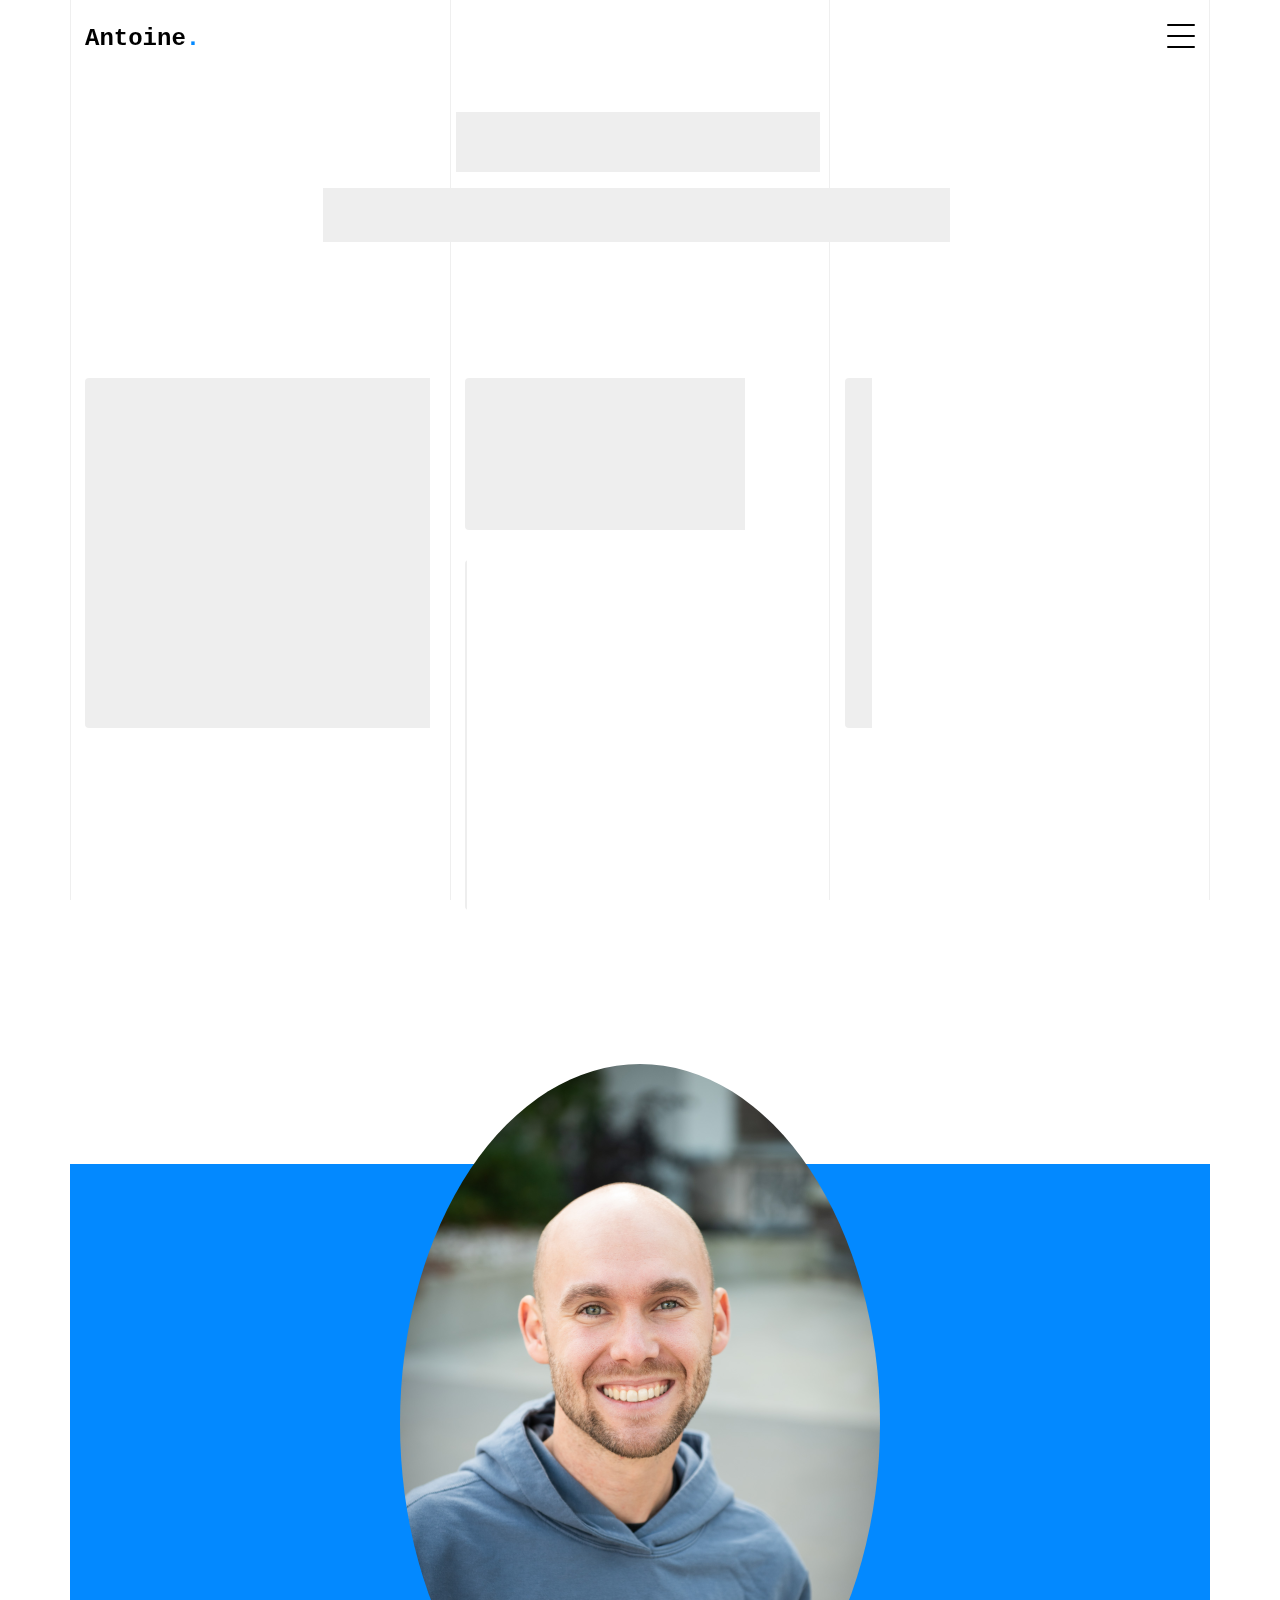
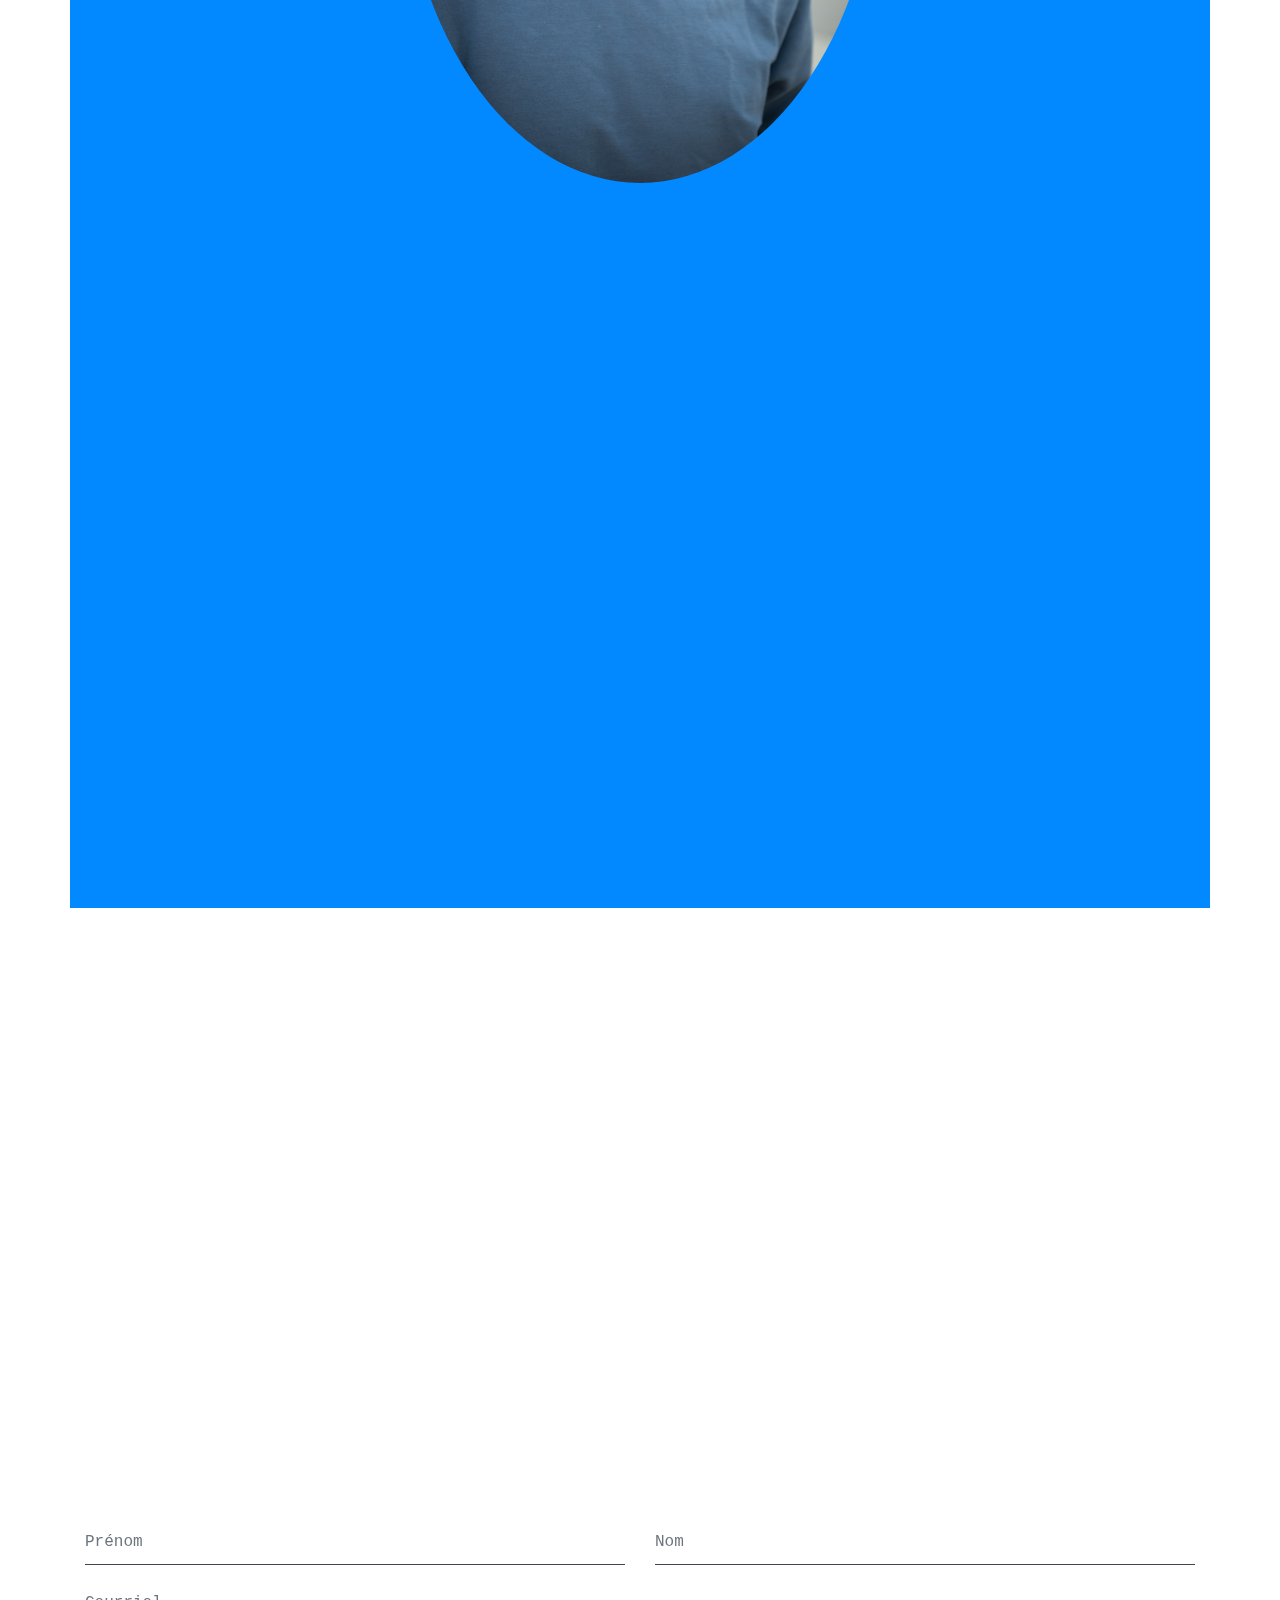
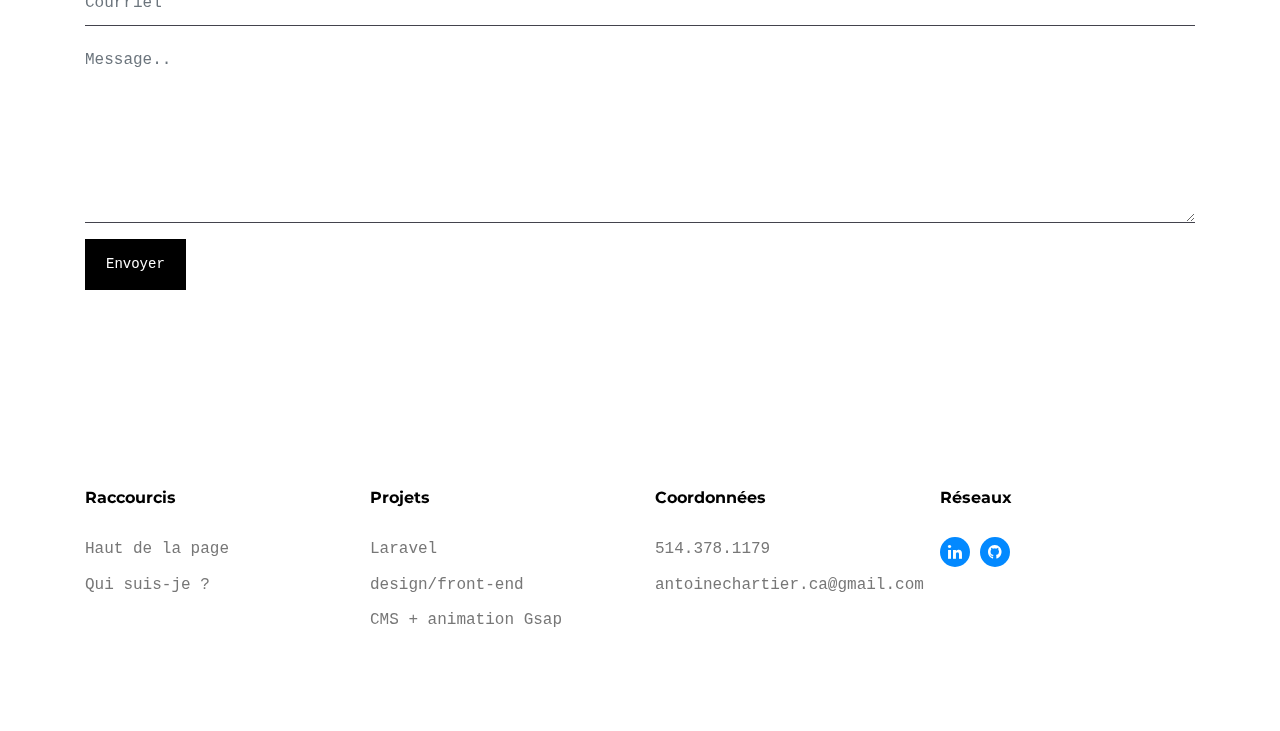
<file: index.html>
<!doctype html>
<html lang="en">

<head>
  <meta charset="utf-8">
  <meta name="viewport" content="width=device-width, initial-scale=1, shrink-to-fit=no">
  <meta name="author" content="AntoineChartier">
  <link rel="shortcut icon" href="favicon.png">

  <meta name="description" content="Mon portfolio" />
  <meta name="keywords" content="portfolio web travaux exemple" />

  <link rel="preconnect" href="https://fonts.googleapis.com">
  <link rel="preconnect" href="https://fonts.gstatic.com" crossorigin>
  <link href="https://fonts.googleapis.com/css2?family=Montserrat:wght@400;700&family=PT+Mono&display=swap"
    rel="stylesheet">

  <link rel="stylesheet" href="css/bootstrap.min.css">
  <link rel="stylesheet" href="css/owl.carousel.min.css">
  <link rel="stylesheet" href="css/owl.theme.default.min.css">
  <link rel="stylesheet" href="css/jquery.fancybox.min.css">
  <link rel="stylesheet" href="fonts/icomoon/style.css">
  <link rel="stylesheet" href="fonts/flaticon/font/flaticon.css">
  <link rel="stylesheet" href="css/aos.css">
  <link rel="stylesheet" href="css/style.css">

  <script type="text/javascript" async src="//l.getsitecontrol.com/8w8vrg24.js"></script> <!-- popup COOKIE -->

  <title>Antoine Chartier</title>
</head>

<body data-spy="scroll" data-target=".site-navbar-target" data-offset="100">

  <div class="lines-wrap">
    <div class="lines-inner">
      <div class="lines"></div>
    </div>
  </div>
  <!-- END lines -->

  <div class="site-mobile-menu site-navbar-target">
    <div class="site-mobile-menu-header">
      <div class="site-mobile-menu-close">
        <span class="icofont-close js-menu-toggle"></span>
      </div>
    </div>
    <div class="site-mobile-menu-body"></div>
  </div>

  <nav class="site-nav dark mb-5 site-navbar-target">
    <div class="container">
      <div class="site-navigation">
        <a href="index.html" class="logo m-0">Antoine<span class="text-primary">.</span></a>

        <ul class="js-clone-nav d-none d-lg-inline-none site-menu float-right site-nav-wrap">
          <li><a href="#home-section" class="nav-link active">Accueil</a></li>
          <li><a href="#portfolio-section" class="nav-link">Portfolio</a></li>
          <!-- <li class="has-children">
            <a href="#about-section" class="nav-link">Qui suis-je</a>
            <ul class="dropdown">
              <li><a href="elements.html" class="nav-link">Elements</a></li>
              <li class="has-children">
                <a href="#">Menu Two</a>
                <ul class="dropdown">
                  <li><a href="#" class="nav-link">Sub Menu One</a></li>
                  <li><a href="#" class="nav-link">Sub Menu Two</a></li>
                  <li><a href="#" class="nav-link">Sub Menu Three</a></li>
                </ul>
              </li>
              <li><a href="#" class="nav-link">Menu Three</a></li>
            </ul>
          </li> -->
          <!-- <li><a href="#services-section" class="nav-link">Services</a></li> -->

          <li><a href="#contact-section" class="nav-link">Me contacter</a></li>
        </ul>

        <a href="#" class="burger ml-auto float-right site-menu-toggle js-menu-toggle d-inline-block d-lg-inline-block"
          data-toggle="collapse" data-target="#main-navbar">
          <span></span>
        </a>

      </div>
    </div>
  </nav>



  <div class="untree_co-section pb-0" id="home-section">
    <div class="container">
      <div class="row justify-content-center text-center">
        <div class="col-md-7">
          <h1 class="heading gsap-reveal-hero mb-3"><strong>Antoine<span class="text-primary">.</span>
              Portfolio</strong></h1>
          <h2 class="subheading gsap-reveal-hero mb-4">
            Bonjour, je m'appelle Antoine Chartier et je suis passionné par le 
            <strong>web</strong>.
          </h2>
          <!-- <p class="gsap-reveal-hero"><a href="https://untree.co/" target="_blank" class="btn btn-outline-black">More
              free templates here</a></p> -->
        </div>
      </div>

    </div>
  </div>


  <div class="untree_co-section untree_co-section-4 pb-0" id="portfolio-section">
    <div class="container">


      <div class="relative">
        <div class="loader-portfolio-wrap">
          <div class="loader-portfolio"></div>
        </div>
      </div>
      <div id="portfolio-single-holder"></div>

      <div class="portfolio-wrapper">

        <div id="posts" class="row">

          <div class="item web branding col-sm-6 col-md-6 col-lg-4 isotope-mb-2">
            <a href="portfolio-single-1.html" class="portfolio-item ajax-load-page isotope-item gsap-reveal-img" data-id="1">
              <div class="overlay">
                <span class="wrap-icon icon-link2"></span>
                <div class="portfolio-item-content">
                  <h3>Design UX / UI</h3>
                  <p>Interface web, design, adobe XD</p>
                </div>
              </div>
              <img src="images/coverAdobeXD.png" class="lazyload  img-fluid" alt="Images" />
            </a>
          </div>

          <div class="item web branding col-sm-6 col-md-6 col-lg-4 isotope-mb-2">
            <a href="projet-miniEntrepots.html" class="portfolio-item ajax-load-page isotope-item gsap-reveal-img" data-id="2">
              <div class="overlay">
                <span class="wrap-icon icon-link2"></span>
                <div class="portfolio-item-content">
                  <h3>Site web vitrine avec CMS</h3>
                  <p>CMS, fullstack, tailwind </p>
                </div>
              </div>
              <img src="images/miniEntrepots/logo.png" class="lazyload  img-fluid" alt="Images" />
            </a>
          </div>

          <div class="item web branding col-sm-6 col-md-6 col-lg-4 isotope-mb-2">
            <a href="musiqueApp.html" class="portfolio-item ajax-load-page isotope-item gsap-reveal-img" data-id="3">
              <div class="overlay">
                <span class="wrap-icon icon-link2"></span>
                <div class="portfolio-item-content">
                  <h3>Groovy Beats</h3>
                  <p>web, react, firestore</p>
                </div>
              </div>
              <img src="images\GroovyBeats\Logo_groovy.svg" class="lazyload  img-fluid" alt="Images" />
            </a>
          </div>

          <div class="item web branding col-sm-6 col-md-6 col-lg-4 isotope-mb-2">
            <a href="portfolio-single-2.html" class="portfolio-item ajax-load-page isotope-item gsap-reveal-img" data-id="4">
              <div class="overlay">
                <span class="wrap-icon icon-link2"></span>
                <div class="portfolio-item-content">
                  <h3>Base de donnée SQL - php</h3>
                  <p>back-end, logique</p>
                </div>
              </div>
              <img src="images/coverProjetLaravel.jpeg" class="lazyload  img-fluid" alt="Images" />
            </a>
          </div>

          <div class="item col-sm-6 col-md-6 col-lg-4 isotope-mb-2">
            <a href="boutique.html" class="portfolio-item ajax-load-page isotope-item gsap-reveal-img" data-id="5">
              <div class="overlay">
                <span class="wrap-icon icon-link2"></span>
                <div class="portfolio-item-content">
                  <h3>Boutique d'aliments naturels</h3>
                  <p>Design, web desktop</p>
                </div>
              </div>
              <img src="images/boutiqueDesign/cover.jpeg" class="lazyload  img-fluid" alt="Images" />
            </a>
          </div>

        </div>
      </div>

    </div>
  </div>


  <div class="untree_co-section pb-0" id="about-section">
    <div class="container">
      <div class="row justify-content-center mb-3">
        <div class="col-lg-7 mx-auto text-center author-wrap">
          <img src="images/photoshoot2.png" alt="Image" class="img-fluid rounded-circle mb-3 img-profil">
          <h3 class="text-black h5 font-weight-bold mb-2 gsap-reveal-hero">Antoine Chartier</h3>
          <p class="gsap-reveal-hero">Développeur Web</p>
        </div>
      </div>

      <div class="row justify-content-center">
        <div class="col-lg-7">

          <p class="gsap-reveal-hero">Il y a 3 ans, je me suis lancé dans cette folle aventure, une technique en
            intégration multimédia au cégep de Saint-Jérôme.
            Folle puisque j'habite Mont-Tremblant et que l'école est 100% en présentiel, néanmoins je ne regrette pas
            cette décision.
          </p>

          <p class="gsap-reveal-hero">J'ai acquis des compétences clés, de la programmation orientée objet aux
            frameworks Laravel et React,
            jusqu'au travail collaboratif (GitHub, Teams). Ce bagage d'expériences m'a transformé en un intégrateur
            redoutable, capable
            d'apprivoiser n'importe quel outil ou langage efficacement.
          </p>

          <p class="gsap-reveal-hero">À compter de maintenant, il ne me reste plus qu'à prouver ma place sur le marché
            du
            travail, et j'en suis
            plus qu'impatient !
          </p>
          <br/>

          <div class="">
            <p class="gsap-reveal-hero">De personnalité attachante et débordante d'énergie, Antoine est un camarade
              extraordinaire.
              C'est une force tranquille qui adore surprendre par ses idées novatrices. Sa force, c'est l'attention aux
              détails et
              sa bonne humeur contagieuse. - Alexandre Desmarais
            </p>
          </div>


          <p class="gsap-reveal-hero text-center"><a
              href="mailto:antoinechartier.ca@gmail.com?subject=Offre%20d'emploi&amp;body=Bonjour%20Antoine,"
              target="_blank" class="btn btn-outline-black">Contactez-moi !</a></p>
        </div>
      </div>
    </div>
  </div>


  <!-- <div class="untree_co-section pb-0" id="services-section">
    <div class="container">
      <div class="row mb-4">
        <div class="col-lg-7 text-center mx-auto">
          <h2 class="section-heading gsap-reveal-hero mb-0"><strong>Services</strong></h2>
          <p class="gsap-reveal-hero">The Big Oxmox advised her not to do so, because there were thousands of bad
            Commas.</p>
          <div class="wave gsap-reveal-hero">
            <svg>
              <path d="M10,10 L50,100 L90,50" stroke="#0389ff"></path>
            </svg>
          </div>
        </div>
      </div>

      <div class="row">

        <div class="col-6 col-sm-6 col-md-6 col-lg-4 mb-4">
          <div class="service text-center">
            <div class="gsap-reveal-hero mb-3">
              <span class="icon-service"><img src="images/svg/service-icon-7.svg" alt="Image" class="img-fluid"></span>
            </div>
            <h3 class="gsap-reveal-hero">Marketing</h3>
            <p class="gsap-reveal-hero">Far far away, behind the word mountains, far from the countries Vokalia and
              Consonantia, there live the blind texts.</p>
          </div>
        </div>
        <div class="col-6 col-sm-6 col-md-6 col-lg-4 mb-4">
          <div class="service text-center">
            <div class="gsap-reveal-hero mb-3">
              <span class="icon-service"><img src="images/svg/service-icon-6.svg" alt="Image" class="img-fluid"></span>
            </div>
            <h3 class="gsap-reveal-hero">Photography</h3>
            <p class="gsap-reveal-hero">Far far away, behind the word mountains, far from the countries Vokalia and
              Consonantia, there live the blind texts.</p>
          </div>
        </div>

        <div class="col-6 col-sm-6 col-md-6 col-lg-4 mb-4">
          <div class="service text-center">
            <div class="gsap-reveal-hero mb-3">
              <span class="icon-service"><img src="images/svg/service-icon-1.svg" alt="Image" class="img-fluid"></span>
            </div>
            <h3 class="gsap-reveal-hero">Web Design</h3>
            <p class="gsap-reveal-hero">Far far away, behind the word mountains, far from the countries Vokalia and
              Consonantia, there live the blind texts.</p>
          </div>
        </div>


        <div class="col-6 col-sm-6 col-md-6 col-lg-4 mb-4">
          <div class="service text-center">
            <div class="gsap-reveal-hero mb-3">
              <span class="icon-service"><img src="images/svg/service-icon-8.svg" alt="Image" class="img-fluid"></span>
            </div>
            <h3 class="gsap-reveal-hero">App Development</h3>
            <p class="gsap-reveal-hero">Far far away, behind the word mountains, far from the countries Vokalia and
              Consonantia, there live the blind texts.</p>
          </div>
        </div>

        <div class="col-6 col-sm-6 col-md-6 col-lg-4 mb-4">
          <div class="service text-center">
            <div class="gsap-reveal-hero mb-3">
              <span class="icon-service"><img src="images/svg/service-icon-4.svg" alt="Image" class="img-fluid"></span>
            </div>
            <h3 class="gsap-reveal-hero">Search Ranking</h3>
            <p class="gsap-reveal-hero">Far far away, behind the word mountains, far from the countries Vokalia and
              Consonantia, there live the blind texts.</p>
          </div>
        </div>

        <div class="col-6 col-sm-6 col-md-6 col-lg-4 mb-4">
          <div class="service text-center">
            <div class="gsap-reveal-hero mb-3">
              <span class="icon-service"><img src="images/svg/service-icon-5.svg" alt="Image" class="img-fluid"></span>
            </div>
            <h3 class="gsap-reveal-hero">Branding</h3>
            <p class="gsap-reveal-hero">Far far away, behind the word mountains, far from the countries Vokalia and
              Consonantia, there live the blind texts.</p>
          </div>
        </div>

      </div>
    </div>
  </div> -->


  <div class="untree_co-section pb-0">
    <div class="container">
      <div class="row mb-4">
        <div class="col-lg-7 text-center mx-auto">
          <h2 class="section-heading gsap-reveal-hero mb-0"><strong>Mes skillz</strong></h2>
          <p class="gsap-reveal-hero"> </p>
          <div class="wave gsap-reveal-hero">
            <svg>
              <path d="M10,10 L50,100 L90,50" stroke="#0389ff"></path>
            </svg>
          </div>
        </div>
      </div>
      <div class="row">
        <div class="col-6 col-sm-6 col-md-6 col-lg-3 text-center" data-aos="fade-up" data-aos-delay="0">
          <div class="progressbar" data-animate="false">
            <div class="circle" data-percent="90">
              <div class="number"></div>
              <p class="caption">WordPress</p>
            </div>
          </div>
        </div>
        <div class="col-6 col-sm-6 col-md-6 col-lg-3 text-center" data-aos="fade-up" data-aos-delay="100">
          <div class="progressbar" data-animate="false">
            <div class="circle" data-percent="80">
              <div class="number"></div>
              <p class="caption">Web Design</p>
            </div>
          </div>
        </div>
        <div class="col-6 col-sm-6 col-md-6 col-lg-3 text-center" data-aos="fade-up" data-aos-delay="200">
          <div class="progressbar" data-animate="false">
            <div class="circle" data-percent="92">
              <div class="number"></div>
              <p class="caption">React JS</p>
            </div>
          </div>
        </div>
        <div class="col-6 col-sm-6 col-md-6 col-lg-3 text-center" data-aos="fade-up" data-aos-delay="300">
          <div class="progressbar" data-animate="false">
            <div class="circle" data-percent="85">
              <div class="number"></div>
              <p class="caption">Suite Adobe</p>
            </div>
          </div>

        </div>
      </div>
    </div>
  </div>

  <!-- <div class="untree_co-section testimonial-wrap">
    <div class="container">
      <div class="row mb-5">
        <div class="col-lg-7 text-center mx-auto">
          <h2 class="section-heading gsap-reveal-hero mb-0"><strong>Testimonials</strong></h2>
          <p class="gsap-reveal-hero">What clients say...</p>

          <div class="wave gsap-reveal-hero">
            <svg>
              <path d="M10,10 L50,100 L90,50" stroke="#0389ff"></path>
            </svg>
          </div>
        </div>
      </div>


      <div data-aos="fade-left" data-aos-delay="200">



        <div class="owl-carousel owl-3-slider">
          <div class="item">
            <div class="testimonial-v1">
              <img src="images/person_1.jpg" alt="Image" class="img-fluid">
              <div class="mb-4">
                <h3>James Smith</h3>
                <span class="caption">CEO &amp; Co-Founder</span>
              </div>
              <blockquote>
                <p>Far far away, behind the word mountains, far from the countries Vokalia and Consonantia, there live
                  the blind texts. Separated they live in Bookmarksgrove right at the coast of the Semantics, a large
                  language ocean.</p>
              </blockquote>
            </div>
          </div>


          <div class="item">
            <div class="testimonial-v1">
              <img src="images/person_2.jpg" alt="Image" class="img-fluid">
              <div class="mb-4">
                <h3>Jenny Wilson</h3>
                <span class="caption">CEO &amp; Co-Founder</span>
              </div>
              <blockquote>
                <p>Far far away, behind the word mountains, far from the countries Vokalia and Consonantia, there live
                  the blind texts. Separated they live in Bookmarksgrove right at the coast of the Semantics, a large
                  language ocean.</p>
              </blockquote>
            </div>
          </div>


          <div class="item">
            <div class="testimonial-v1">
              <img src="images/person_3.jpg" alt="Image" class="img-fluid">
              <div class="mb-4">
                <h3>Dan Anderson</h3>
                <span class="caption">CEO &amp; Co-Founder</span>
              </div>
              <blockquote>
                <p>Far far away, behind the word mountains, far from the countries Vokalia and Consonantia, there live
                  the blind texts. Separated they live in Bookmarksgrove right at the coast of the Semantics, a large
                  language ocean.</p>
              </blockquote>
            </div>
          </div>


          <div class="item">
            <div class="testimonial-v1">
              <img src="images/person_1.jpg" alt="Image" class="img-fluid">
              <div class="mb-4">
                <h3>James Smith</h3>
                <span class="caption">CEO &amp; Co-Founder</span>
              </div>
              <blockquote>
                <p>Far far away, behind the word mountains, far from the countries Vokalia and Consonantia, there live
                  the blind texts. Separated they live in Bookmarksgrove right at the coast of the Semantics, a large
                  language ocean.</p>
              </blockquote>
            </div>
          </div>

        </div>
      </div>
    </div>
  </div> -->

  <!-- <div class="untree_co-section">
    <div class="container">
      <div class="row mb-5">
        <div class="col-lg-7 text-center mx-auto">
          <h2 class="section-heading gsap-reveal-hero mb-0"><strong>Blog Posts</strong></h2>
          <p class="gsap-reveal-hero">News &amp; Updates</p>

          <div class="wave gsap-reveal-hero">
            <svg>
              <path d="M10,10 L50,100 L90,50" stroke="#0389ff" stroke-width="2"></path>
            </svg>
          </div>
        </div>
      </div>
      <div class="row">
        <div class="col-6 col-sm-6 col-md-6 col-lg-3" data-aos="fade-up" data-aos-delay="0">
          <div class="post-entry">
            <a href="#" class="thumb"><img src="images/gal_1.jpg" alt="image" class="img-fluid"></a>
            <h3><a href="#">Separated they live in</a></h3>
            <div class="post-meta">
              Aug 4, 2020 by <a href="#">Admin</a> in <a href="#">Web Design</a>
            </div>
          </div>
        </div>
        <div class="col-6 col-sm-6 col-md-6 col-lg-3" data-aos="fade-up" data-aos-delay="100">
          <div class="post-entry">
            <a href="#" class="thumb"><img src="images/gal_2.jpg" alt="image" class="img-fluid"></a>
            <h3><a href="#">Separated they live in</a></h3>
            <div class="post-meta">
              Aug 4, 2020 by <a href="#">Admin</a> in <a href="#">Web Design</a>
            </div>
          </div>
        </div>
        <div class="col-6 col-sm-6 col-md-6 col-lg-3" data-aos="fade-up" data-aos-delay="200">
          <div class="post-entry">
            <a href="#" class="thumb"><img src="images/gal_3.jpg" alt="image" class="img-fluid"></a>
            <h3><a href="#">Separated they live in</a></h3>
            <div class="post-meta">
              Aug 4, 2020 by <a href="#">Admin</a> in <a href="#">Web Design</a>
            </div>
          </div>
        </div>
        <div class="col-6 col-sm-6 col-md-6 col-lg-3" data-aos="fade-up" data-aos-delay="300">
          <div class="post-entry">
            <a href="#" class="thumb"><img src="images/gal_4.jpg" alt="image" class="img-fluid"></a>
            <h3><a href="#">Separated they live in</a></h3>
            <div class="post-meta">
              Aug 4, 2020 by <a href="#">Admin</a> in <a href="#">Web Design</a>
            </div>
          </div>
        </div>
      </div>
    </div>
  </div> -->


  <div class="untree_co-section" id="contact-section">
    <div class="container">
      <div class="row mb-5">
        <div class="col-lg-7 text-center mx-auto">
          <h2 class="section-heading gsap-reveal-hero mb-0"><strong>Contact</strong></h2>
          <p class="gsap-reveal-hero">Je suis disponnible pour travailler. Qu'est-ce qu'on attend ?</p>

          <div class="wave gsap-reveal-hero">
            <svg>
              <path d="M10,10 L50,100 L90,50" stroke="#0389ff"></path>
            </svg>
          </div>
        </div>
      </div>


      <!-- <div class="row"> -->
      <!-- <div class="col-lg-6"> -->
      <form id="myForm" action="https://formspree.io/f/xjvqdpje" method="post">
        <div class="row">
          <div class="col-lg-6 form-group">
            <input type="text" id="prenom" name="prenom" class="form-control" placeholder="Prénom">
          </div>
          <div class="col-lg-6 form-group">
            <input type="text" id="email" name="nom" class="form-control" placeholder="Nom">
          </div>
        </div>
        <div class="row">
          <div class="col-lg-12 form-group">
            <input type="email" name="email" class="form-control" placeholder="Courriel">
          </div>
        </div>
        <div class="row">
          <div class="col-lg-12 form-group">
            <textarea name="message" id="" cols="30" rows="7" class="form-control"
              placeholder="Message.."></textarea>
          </div>
        </div>
        <div class="row">
          <div class="col-12 form-group">
            <input type="submit" class="btn btn-black" value="Envoyer">
          </div>
        </div>
      </form>
      <!-- </div> -->
      <!-- </div> -->
      <!-- <script>
        // listen to the input submit
        document.getElementById('myForm').addEventListener('submit', function (event) {
          event.preventDefault();

          var name = document.getElementById('prenom').value;
          var email = document.getElementById('email').value;

          if (name === '' || email === '') {
            alert('All fields are required.');
          } else {
            alert('Form submitted successfully.');
            // Here you can write code to send the data to a server or store it in the browser
          }
        });
      </script> -->

      <!-- <div class="col-lg-6"> -->
      <!-- <div id="map">
            <iframe
              src="https://www.google.com/maps/embed?pb=!1m18!1m12!1m3!1d320.12856481718734!2d-73.97263090448001!3d40.78263296621774!2m3!1f0!2f0!3f0!3m2!1i1024!2i768!4f13.1!3m3!1m2!1s0x89c2588ff21eaaab%3A0xd0128d5d89a30429!2sMargarita%20Anthoine!5e0!3m2!1sen!2sph!4v1597149027268!5m2!1sen!2sph"
              frameborder="0" style="border:0;" allowfullscreen="" aria-hidden="false" tabindex="0"></iframe>
          </div> -->
      <!-- </div> -->
    </div>
  </div>

  <div class="site-footer">
    <div class="container">

      <div class="row">
        <div class="col-lg-3">
          <div class="widget">
            <h3>Raccourcis</h3>
            <ul class="list-unstyled float-left links">
              <li><a href="#">Haut de la page</a></li>
              <li><a href="#about-section">Qui suis-je ?</a></li>
              <!-- <li><a href="#contact-section">Me contacter</a></li> -->
            </ul>
          </div> <!-- /.widget -->
        </div> <!-- /.col-lg-3 -->

        <div class="col-lg-3">
          <div class="widget">
            <h3>Projets</h3>
            <ul class="list-unstyled float-left links">
              <li><a href="portfolio-single-2.html">Laravel</a></li>
              <li><a href="boutique.html">design/front-end</a></li>
              <li><a href="projet-miniEntrepots.html">CMS + animation Gsap</a></li>
              <!-- <li><a href="#">Untree.co</a></li> -->
            </ul>
          </div> <!-- /.widget -->
        </div> <!-- /.col-lg-3 -->


        <div class="col-lg-3">
          <div class="widget">
            <h3>Coordonnées</h3>
            <ul class="list-unstyled links mb-4">
              <li><a href="tel://5143781179">514.378.1179</a></li>
              <li><a
                  href="mailto:antoinechartier.ca@gmail.com?subject=Offre%20d'emploi&amp;body=Bonjour%20Antoine,">antoinechartier.ca@gmail.com</a>
              </li>
            </ul>
          </div> <!-- /.widget -->
        </div> <!-- /.col-lg-3 -->

        <div class="col-lg-3">
          <div class="widget">
            <h3>Réseaux</h3>
            <ul class="list-unstyled social">
              <!-- <li><a href="#"><span class="icon-instagram"></span></a></li> -->
              <!-- <li><a href="#"><span class="icon-twitter"></span></a></li> -->
              <!-- <li><a href="#"><span class="icon-facebook"></span></a></li> -->
              <li><a href="https://www.linkedin.com/in/AntoineChartier/"><span class="icon-linkedin"></span></a></li>
              <li><a href="https://github.com/antoine-chartier"><span class="icon-github"></span></a></li>
              <!-- <li><a href="#"><span class="icon-pinterest"></span></a></li> -->
              <!-- <li><a href="#"><span class="icon-dribbble"></span></a></li> -->
            </ul>

          </div> <!-- /.widget -->
        </div> <!-- /.col-lg-3 -->

      </div> <!-- /.row -->






    </div> <!-- /.container -->
  </div> <!-- /.site-footer -->

  <div id="overlayer"></div>
  <div class="loader">
    <div class="spinner-border" role="status">
      <span class="sr-only">Loading...</span>
    </div>
  </div>

  <script src="js/jquery-3.4.1.min.js"></script>
  <script src="js/popper.min.js"></script>
  <script src="js/bootstrap.min.js"></script>
  <script src="js/owl.carousel.min.js"></script>
  <script src="js/jquery.animateNumber.min.js"></script>
  <script src="js/jquery.waypoints.min.js"></script>
  <script src="js/jquery.fancybox.min.js"></script>
  <script src="js/aos.js"></script>
  <script src="js/wave-animate.js"></script>
  <script src="js/circle-progress.js"></script>
  <script src="js/imagesloaded.pkgd.js"></script>
  <script src="js/isotope.pkgd.min.js"></script>
  <script src="js/jquery.easing.1.3.js"></script>
  <script src="js/TweenMax.min.js"></script>
  <script src="js/ScrollMagic.min.js"></script>
  <script src="js/scrollmagic.animation.gsap.min.js"></script>



  <script src="js/custom.js"></script>

</body>

</html>
</file>
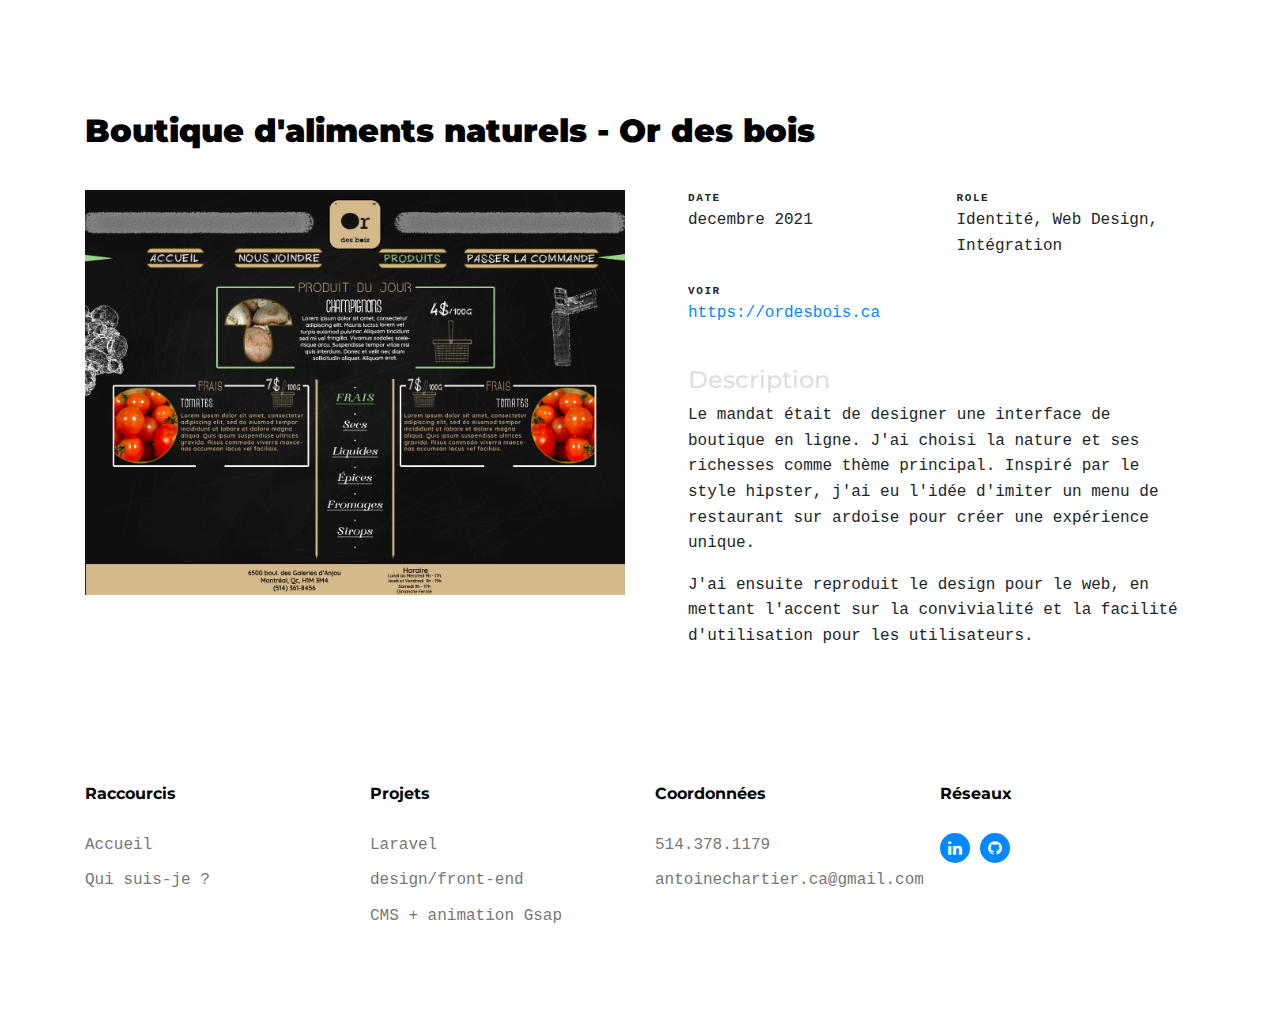
<file: boutique.html>
<!doctype html>
<html lang="en">

<head>
  <meta charset="utf-8">
  <meta name="viewport" content="width=device-width, initial-scale=1, shrink-to-fit=no">
  <meta name="author" content="Untree.co">
  <link rel="shortcut icon" href="favicon.png">

  <meta name="description" content="" />
  <meta name="keywords" content="" />

  <link rel="preconnect" href="https://fonts.googleapis.com">
  <link rel="preconnect" href="https://fonts.gstatic.com" crossorigin>
  <link href="https://fonts.googleapis.com/css2?family=Montserrat:wght@400;700&family=PT+Mono&display=swap"
    rel="stylesheet">

  <link rel="stylesheet" href="css/bootstrap.min.css">
  <link rel="stylesheet" href="css/owl.carousel.min.css">
  <link rel="stylesheet" href="css/owl.theme.default.min.css">
  <link rel="stylesheet" href="css/jquery.fancybox.min.css">
  <link rel="stylesheet" href="fonts/icomoon/style.css">
  <link rel="stylesheet" href="fonts/flaticon/font/flaticon.css">
  <link rel="stylesheet" href="css/aos.css">
  <link rel="stylesheet" href="css/style.css">

  <title>Antoine Chartier - projet Boutique</title>
</head>

<body data-spy="scroll" data-target=".site-navbar-target" data-offset="100">


  <!-- <div class="site-mobile-menu site-navbar-target">
    <div class="site-mobile-menu-header">
      <div class="site-mobile-menu-close">
        <span class="icofont-close js-menu-toggle"></span>
      </div>
    </div>
    <div class="site-mobile-menu-body"></div>
  </div> -->

  <!-- <nav class="site-nav dark mb-5 site-navbar-target">
    <div class="container">
      <div class="site-navigation">
        <a href="index.html" class="logo m-0">Antoine<span class="text-primary">.</span></a>

        <ul class="js-clone-nav d-none d-lg-inline-none site-menu float-right">
          <li><a href="#home-section" class="nav-link active">Home</a></li>
          <li><a href="#portfolio-section">Portfolio</a></li>

          <li class="has-children">
            <a href="#about-section">About</a>
            <ul class="dropdown">
              <li><a href="elements.html">Elements</a></li>
              <li class="has-children">
                <a href="#">Menu Two</a>
                <ul class="dropdown">
                  <li><a href="#">Sub Menu One</a></li>
                  <li><a href="#">Sub Menu Two</a></li>
                  <li><a href="#">Sub Menu Three</a></li>
                </ul>
              </li>
              <li><a href="#">Menu Three</a></li>
            </ul>
          </li>
          <li><a href="services.html">Services</a></li>
          <li><a href="contact.html">Contact us</a></li>
        </ul>

        <a href="#" class="burger ml-auto float-right site-menu-toggle js-menu-toggle d-inline-block d-lg-inline-block" data-toggle="collapse" data-target="#main-navbar">
          <span></span>
        </a>

      </div>
    </div>
  </nav> -->






  <div class="untree_co-section untree_co-section-4 pb-0" id="portfolio-section">
    <div class="container">
      <div class="portfolio-single-wrap unslate_co--section" id="portfolio-single-section">

        <div class="portfolio-single-inner">
          <h2 class="heading-portfolio-single-h2 text-black">Boutique d'aliments naturels - Or des bois</h2>

          <div class="row mb-5 align-items-stretch">

            <div class="col-lg-6 mb-5 mb-lg-0">
              <a href="https://ordesbois.ca/produits.html" target="_blank">
                <img src="images/boutiqueDesign/boutique_tableau.jpg" alt="Image" class="img-fluid">
              </a>
            </div>

            <div class="col-lg-6 pl-lg-5">
              <div class="row mb-3">
                <div class="col-sm-6 col-md-6 col-lg-6 mb-4">
                  <div class="detail-v1">
                    <span class="detail-label">date</span>
                    <span class="detail-val">decembre 2021</span>
                  </div>
                </div>
                <div class="col-sm-6 col-md-6 col-lg-6 mb-4">
                  <div class="detail-v1">
                    <span class="detail-label">Role</span>
                    <span class="detail-val">Identité, Web Design, Intégration</span>
                  </div>
                </div>
                <!-- <div class="col-sm-6 col-md-6 col-lg-6 mb-4">
                  <div class="detail-v1">
                    <span class="detail-label">Client</span>
                    <span class="detail-val">Untree.co</span>
                  </div>
                </div> -->
                <div class="col-sm-6 col-md-6 col-lg-6 mb-4">
                  <div class="detail-v1">
                    <span class="detail-label">Voir</span>
                    <span class="detail-val"><a
                        href="https://ordesbois.ca/produits" target="_blank">https://ordesbois.ca</a></span>
                  </div>
                </div>
              </div>

              <div class="portfolio-description">
                <h4 class="heading-portfolio-description">Description</h4>
                <p>Le mandat était de designer une interface de boutique en ligne. J'ai choisi la nature et ses
                  richesses comme thème principal. Inspiré par le style hipster, j'ai eu l'idée d'imiter un menu de
                  restaurant sur ardoise pour créer une expérience unique.</p>

                <p>J'ai ensuite reproduit le design pour le web, en mettant l'accent sur la convivialité et la facilité
                  d'utilisation pour les utilisateurs.</p>
              </div>

            </div>

          </div>
        </div>
      </div>
    </div>

    <div class="site-footer">
      <div class="container">
  
        <div class="row">
          <div class="col-lg-3">
            <div class="widget">
              <h3>Raccourcis</h3>
              <ul class="list-unstyled float-left links">
                <li><a href="https://antoinechartier.com/#">Accueil</a></li>
                <li><a href="/#about-section">Qui suis-je ?</a></li>
                <!-- <li><a href="#contact-section">Me contacter</a></li> -->
              </ul>
            </div> <!-- /.widget -->
          </div> <!-- /.col-lg-3 -->
  
          <div class="col-lg-3">
            <div class="widget">
              <h3>Projets</h3>
              <ul class="list-unstyled float-left links">
                <li><a href="portfolio-single-2.html">Laravel</a></li>
                <li><a href="boutique.html">design/front-end</a></li>
                <li><a href="projet-miniEntrepots.html">CMS + animation Gsap</a></li>
                <!-- <li><a href="#">Untree.co</a></li> -->
              </ul>
            </div> <!-- /.widget -->
          </div> <!-- /.col-lg-3 -->
  
  
          <div class="col-lg-3">
            <div class="widget">
              <h3>Coordonnées</h3>
              <ul class="list-unstyled links mb-4">
                <li><a href="tel://5143781179">514.378.1179</a></li>
                <li><a
                    href="mailto:antoinechartier.ca@gmail.com?subject=Offre%20d'emploi&amp;body=Bonjour%20Antoine,">antoinechartier.ca@gmail.com</a>
                </li>
              </ul>
            </div> <!-- /.widget -->
          </div> <!-- /.col-lg-3 -->
  
          <div class="col-lg-3">
            <div class="widget">
              <h3>Réseaux</h3>
              <ul class="list-unstyled social">
                <!-- <li><a href="#"><span class="icon-instagram"></span></a></li> -->
                <!-- <li><a href="#"><span class="icon-twitter"></span></a></li> -->
                <!-- <li><a href="#"><span class="icon-facebook"></span></a></li> -->
                <li><a href="https://www.linkedin.com/in/AntoineChartier/"><span class="icon-linkedin"></span></a></li>
                <li><a href="https://github.com/antoine-chartier"><span class="icon-github"></span></a></li>
                <!-- <li><a href="#"><span class="icon-pinterest"></span></a></li> -->
                <!-- <li><a href="#"><span class="icon-dribbble"></span></a></li> -->
              </ul>
  
            </div> <!-- /.widget -->
          </div> <!-- /.col-lg-3 -->
  
        </div> <!-- /.row -->
  
  
  
  
  
  
      </div> <!-- /.container -->
    </div> <!-- /.site-footer -->






  </div> <!-- /.container -->
  </div> <!-- /.site-footer -->


  <script src="js/jquery-3.4.1.min.js"></script>
  <script src="js/popper.min.js"></script>
  <script src="js/bootstrap.min.js"></script>
  <script src="js/owl.carousel.min.js"></script>
  <script src="js/jquery.animateNumber.min.js"></script>
  <script src="js/jquery.waypoints.min.js"></script>
  <script src="js/jquery.fancybox.min.js"></script>
  <script src="js/aos.js"></script>
  <script src="js/wave-animate.js"></script>
  <script src="js/circle-progress.js"></script>
  <script src="js/imagesloaded.pkgd.js"></script>
  <script src="js/isotope.pkgd.min.js"></script>
  <script src="js/jquery.easing.1.3.js"></script>
  <script src="js/TweenMax.min.js"></script>
  <script src="js/ScrollMagic.min.js"></script>
  <script src="js/scrollmagic.animation.gsap.min.js"></script>

  <script src="js/custom.js"></script>

</body>

</html>
</file>
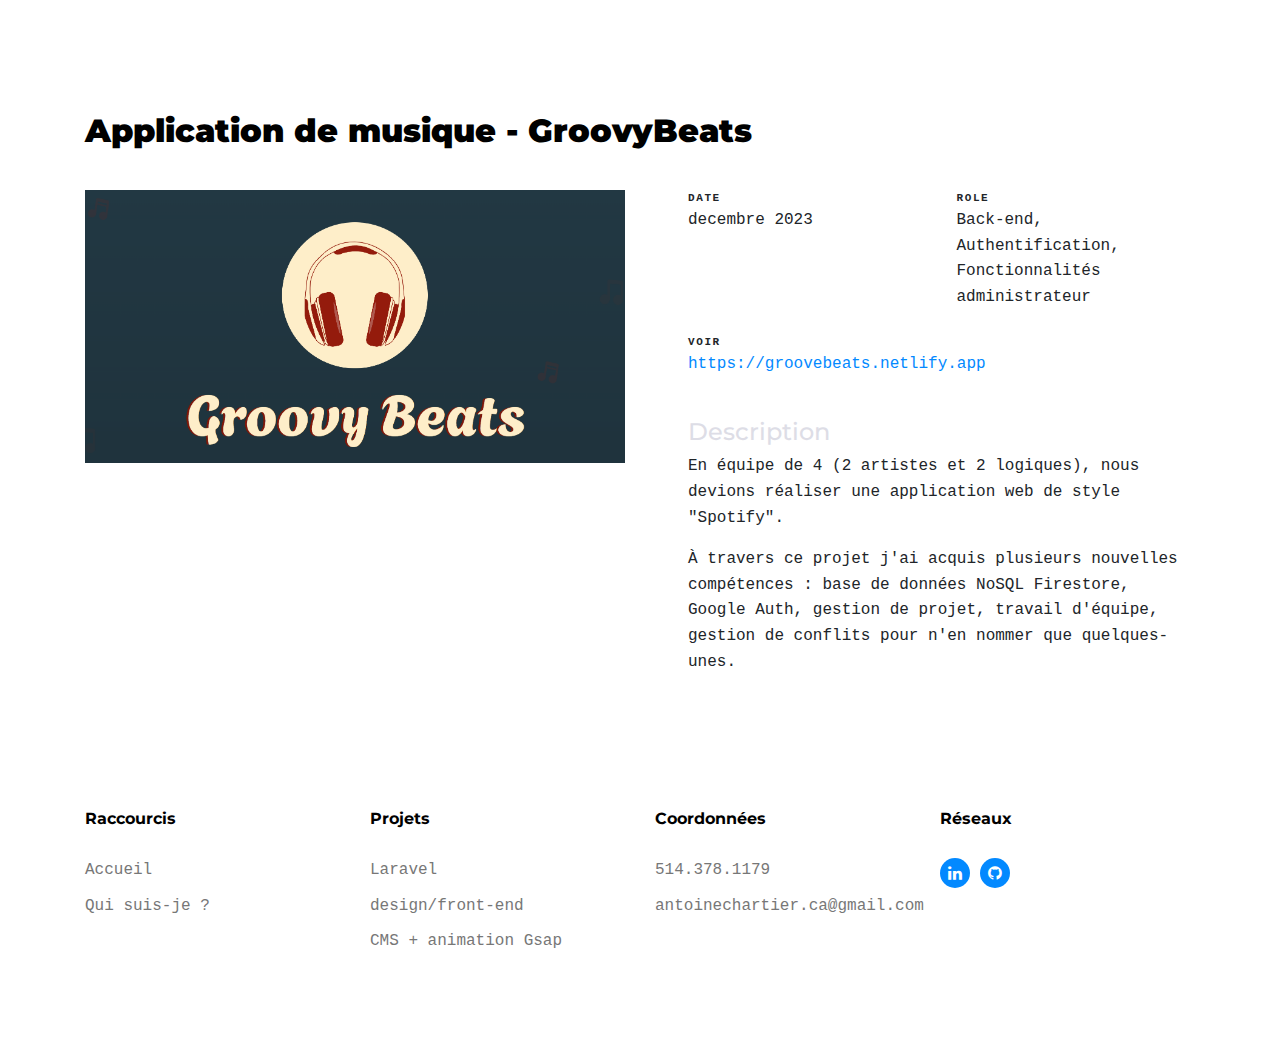
<file: musiqueApp.html>
<!doctype html>
<html lang="en">

<head>
  <meta charset="utf-8">
  <meta name="viewport" content="width=device-width, initial-scale=1, shrink-to-fit=no">
  <meta name="author" content="Untree.co">
  <link rel="shortcut icon" href="favicon.png">

  <meta name="description" content="" />
  <meta name="keywords" content="" />

  <link rel="preconnect" href="https://fonts.googleapis.com">
  <link rel="preconnect" href="https://fonts.gstatic.com" crossorigin>
  <link href="https://fonts.googleapis.com/css2?family=Montserrat:wght@400;700&family=PT+Mono&display=swap"
    rel="stylesheet">

  <link rel="stylesheet" href="css/bootstrap.min.css">
  <link rel="stylesheet" href="css/owl.carousel.min.css">
  <link rel="stylesheet" href="css/owl.theme.default.min.css">
  <link rel="stylesheet" href="css/jquery.fancybox.min.css">
  <link rel="stylesheet" href="fonts/icomoon/style.css">
  <link rel="stylesheet" href="fonts/flaticon/font/flaticon.css">
  <link rel="stylesheet" href="css/aos.css">
  <link rel="stylesheet" href="css/style.css">

  <title>Application musique</title>
</head>

<body data-spy="scroll" data-target=".site-navbar-target" data-offset="100">


  <!-- <div class="site-mobile-menu site-navbar-target">
    <div class="site-mobile-menu-header">
      <div class="site-mobile-menu-close">
        <span class="icofont-close js-menu-toggle"></span>
      </div>
    </div>
    <div class="site-mobile-menu-body"></div>
  </div> -->

  <!-- <nav class="site-nav dark mb-5 site-navbar-target">
    <div class="container">
      <div class="site-navigation">
        <a href="index.html" class="logo m-0">Antoine<span class="text-primary">.</span></a>

        <ul class="js-clone-nav d-none d-lg-inline-none site-menu float-right">
          <li><a href="#home-section" class="nav-link active">Home</a></li>
          <li><a href="#portfolio-section">Portfolio</a></li>

          <li class="has-children">
            <a href="#about-section">About</a>
            <ul class="dropdown">
              <li><a href="elements.html">Elements</a></li>
              <li class="has-children">
                <a href="#">Menu Two</a>
                <ul class="dropdown">
                  <li><a href="#">Sub Menu One</a></li>
                  <li><a href="#">Sub Menu Two</a></li>
                  <li><a href="#">Sub Menu Three</a></li>
                </ul>
              </li>
              <li><a href="#">Menu Three</a></li>
            </ul>
          </li>
          <li><a href="services.html">Services</a></li>
          <li><a href="contact.html">Contact us</a></li>
        </ul>

        <a href="#" class="burger ml-auto float-right site-menu-toggle js-menu-toggle d-inline-block d-lg-inline-block" data-toggle="collapse" data-target="#main-navbar">
          <span></span>
        </a>

      </div>
    </div>
  </nav> -->



  <div class="untree_co-section untree_co-section-4 pb-0" id="portfolio-section">
    <div class="container">
      <div class="portfolio-single-wrap unslate_co--section" id="portfolio-single-section">

        <div class="portfolio-single-inner">
          <h2 class="heading-portfolio-single-h2 text-black">Application de musique - GroovyBeats</h2>

          <div class="row mb-5 align-items-stretch">

            <div class="col-lg-6 mb-5 mb-lg-0">
              <a href="https://groovebeats.netlify.app/" target="_blank">
                <img src="images/GroovyBeats/groovybeats.png" alt="Image" class="img-fluid">
              </a>
            </div>

            <div class="col-lg-6 pl-lg-5">
              <div class="row mb-3">
                <div class="col-sm-6 col-md-6 col-lg-6 mb-4">
                  <div class="detail-v1">
                    <span class="detail-label">date</span>
                    <span class="detail-val">decembre 2023</span>
                  </div>
                </div>
                <div class="col-sm-6 col-md-6 col-lg-6 mb-4">
                  <div class="detail-v1">
                    <span class="detail-label">Role</span>
                    <span class="detail-val">Back-end, Authentification, Fonctionnalités administrateur</span>
                  </div>
                </div>
                <!-- <div class="col-sm-6 col-md-6 col-lg-6 mb-4">
                  <div class="detail-v1">
                    <span class="detail-label">Client</span>
                    <span class="detail-val">Untree.co</span>
                  </div>
                </div> -->
                <div class="col-sm-6 col-md-6 col-lg-6 mb-4">
                  <div class="detail-v1">
                    <span class="detail-label">Voir</span>
                    <span class="detail-val"><a
                        href="https://groovebeats.netlify.app/" target="_blank">https://groovebeats.netlify.app</a></span>
                  </div>
                </div>
              </div>

              <div class="portfolio-description">
                <h4 class="heading-portfolio-description">Description</h4>
                <p>En équipe de 4 (2 artistes et 2 logiques), nous devions réaliser une application web de style "Spotify".</p>

                <p>À travers ce projet j'ai acquis plusieurs nouvelles compétences : base de données NoSQL Firestore, Google Auth, gestion de projet, travail d'équipe, gestion de conflits pour n'en nommer que quelques-unes.</p>
              </div>

            </div>

          </div>
        </div>
      </div>
    </div>

    <div class="site-footer">
      <div class="container">
  
        <div class="row">
          <div class="col-lg-3">
            <div class="widget">
              <h3>Raccourcis</h3>
              <ul class="list-unstyled float-left links">
                <li><a href="https://antoinechartier.com/#">Accueil</a></li>
                <li><a href="#about-section">Qui suis-je ?</a></li>
                <!-- <li><a href="#contact-section">Me contacter</a></li> -->
              </ul>
            </div> <!-- /.widget -->
          </div> <!-- /.col-lg-3 -->
  
          <div class="col-lg-3">
            <div class="widget">
              <h3>Projets</h3>
              <ul class="list-unstyled float-left links">
                <li><a href="portfolio-single-2.html">Laravel</a></li>
                <li><a href="boutique.html">design/front-end</a></li>
                <li><a href="projet-miniEntrepots.html">CMS + animation Gsap</a></li>
                <!-- <li><a href="#">Untree.co</a></li> -->
              </ul>
            </div> <!-- /.widget -->
          </div> <!-- /.col-lg-3 -->
  
  
          <div class="col-lg-3">
            <div class="widget">
              <h3>Coordonnées</h3>
              <ul class="list-unstyled links mb-4">
                <li><a href="tel://5143781179">514.378.1179</a></li>
                <li><a
                    href="mailto:antoinechartier.ca@gmail.com?subject=Offre%20d'emploi&amp;body=Bonjour%20Antoine,">antoinechartier.ca@gmail.com</a>
                </li>
              </ul>
            </div> <!-- /.widget -->
          </div> <!-- /.col-lg-3 -->
  
          <div class="col-lg-3">
            <div class="widget">
              <h3>Réseaux</h3>
              <ul class="list-unstyled social">
                <!-- <li><a href="#"><span class="icon-instagram"></span></a></li> -->
                <!-- <li><a href="#"><span class="icon-twitter"></span></a></li> -->
                <!-- <li><a href="#"><span class="icon-facebook"></span></a></li> -->
                <li><a href="https://www.linkedin.com/in/AntoineChartier/"><span class="icon-linkedin"></span></a></li>
                <li><a href="https://github.com/antoine-chartier"><span class="icon-github"></span></a></li>
                <!-- <li><a href="#"><span class="icon-pinterest"></span></a></li> -->
                <!-- <li><a href="#"><span class="icon-dribbble"></span></a></li> -->
              </ul>
  
            </div> <!-- /.widget -->
          </div> <!-- /.col-lg-3 -->
  
        </div> <!-- /.row -->
  
  
  
  
  
  
      </div> <!-- /.container -->
    </div> <!-- /.site-footer -->






  </div> <!-- /.container -->
  </div> <!-- /.site-footer -->


  <script src="js/jquery-3.4.1.min.js"></script>
  <script src="js/popper.min.js"></script>
  <script src="js/bootstrap.min.js"></script>
  <script src="js/owl.carousel.min.js"></script>
  <script src="js/jquery.animateNumber.min.js"></script>
  <script src="js/jquery.waypoints.min.js"></script>
  <script src="js/jquery.fancybox.min.js"></script>
  <script src="js/aos.js"></script>
  <script src="js/wave-animate.js"></script>
  <script src="js/circle-progress.js"></script>
  <script src="js/imagesloaded.pkgd.js"></script>
  <script src="js/isotope.pkgd.min.js"></script>
  <script src="js/jquery.easing.1.3.js"></script>
  <script src="js/TweenMax.min.js"></script>
  <script src="js/ScrollMagic.min.js"></script>
  <script src="js/scrollmagic.animation.gsap.min.js"></script>

  <script src="js/custom.js"></script>

</body>

</html>
</file>
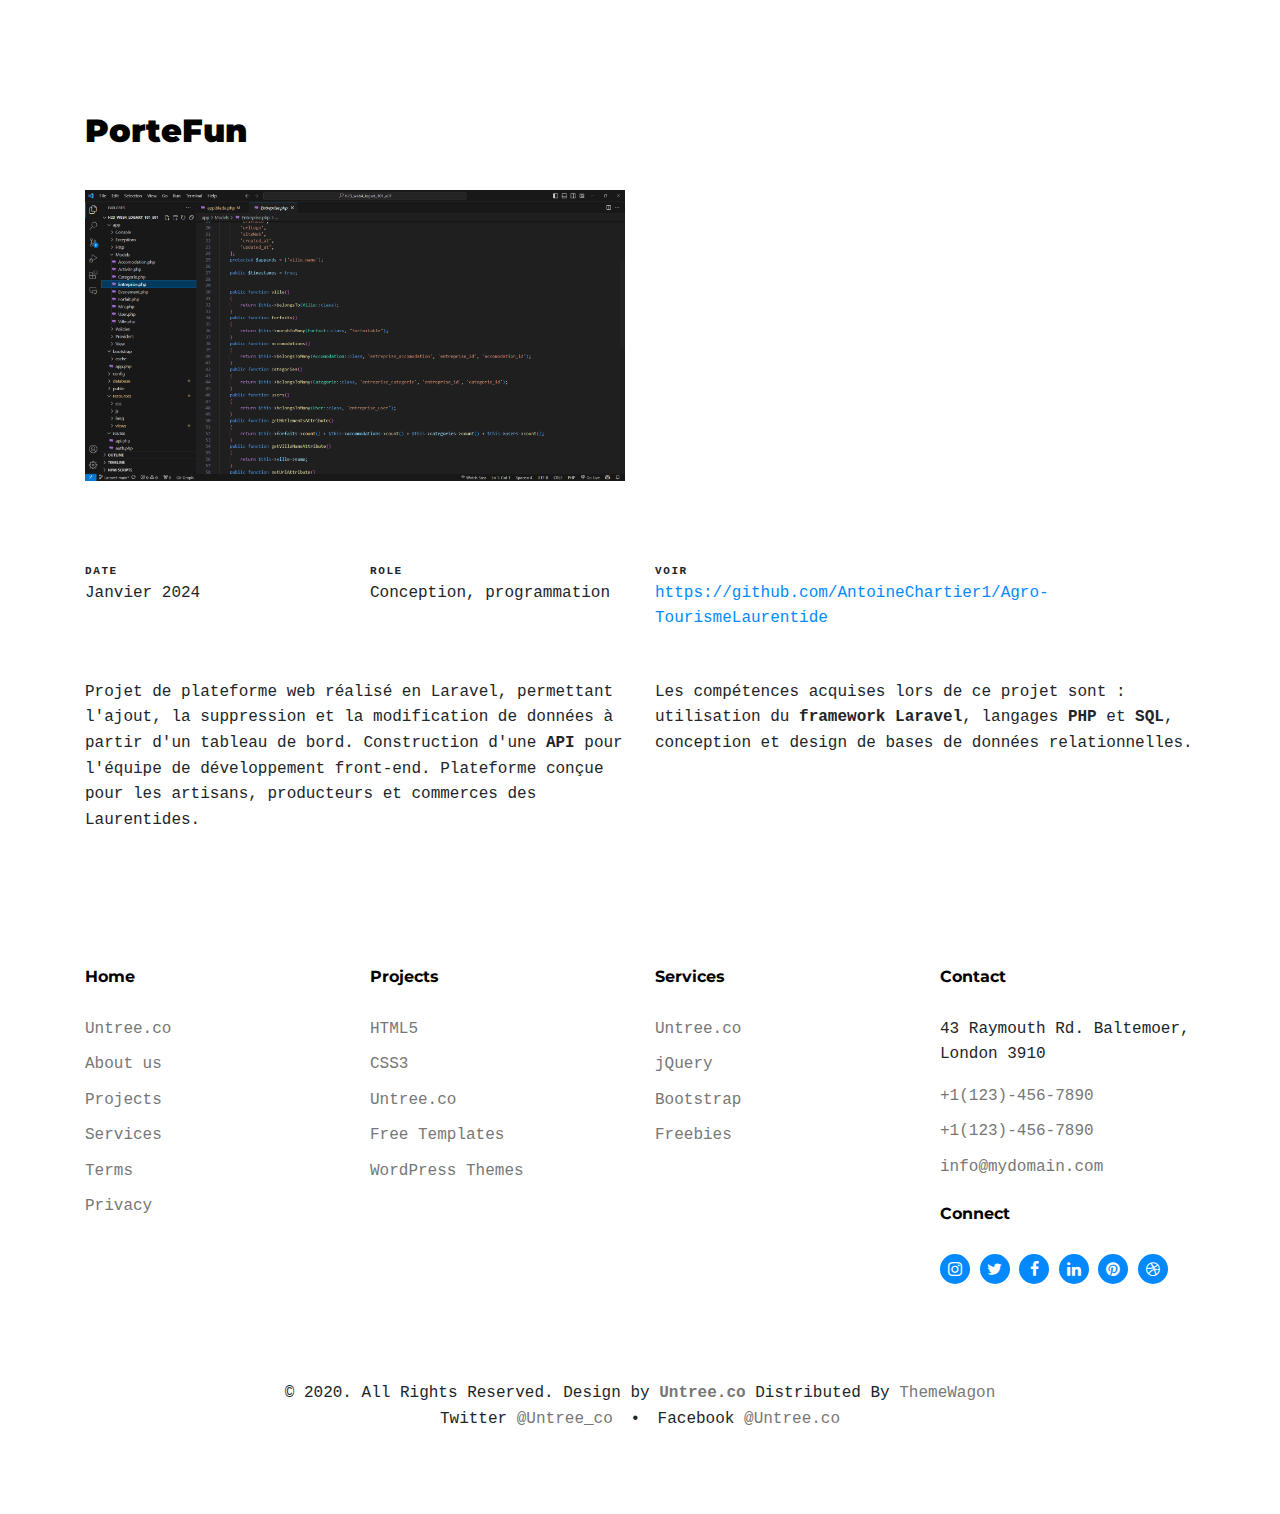
<file: PorteFun.html>
<!doctype html>
<html lang="en">

<head>
  <meta charset="utf-8">
  <meta name="viewport" content="width=device-width, initial-scale=1, shrink-to-fit=no">
  <meta name="author" content="Untree.co">
  <link rel="shortcut icon" href="favicon.png">

  <meta name="description" content="" />
  <meta name="keywords" content="" />

  <link rel="preconnect" href="https://fonts.googleapis.com">
  <link rel="preconnect" href="https://fonts.gstatic.com" crossorigin>
  <link href="https://fonts.googleapis.com/css2?family=Montserrat:wght@400;700&family=PT+Mono&display=swap"
    rel="stylesheet">

  <link rel="stylesheet" href="css/bootstrap.min.css">
  <link rel="stylesheet" href="css/owl.carousel.min.css">
  <link rel="stylesheet" href="css/owl.theme.default.min.css">
  <link rel="stylesheet" href="css/jquery.fancybox.min.css">
  <link rel="stylesheet" href="fonts/icomoon/style.css">
  <link rel="stylesheet" href="fonts/flaticon/font/flaticon.css">
  <link rel="stylesheet" href="css/aos.css">
  <link rel="stylesheet" href="css/style.css">

  <title>PorteFun</title>
</head>

<body data-spy="scroll" data-target=".site-navbar-target" data-offset="100">


  <div class="site-mobile-menu site-navbar-target">
    <div class="site-mobile-menu-header">
      <div class="site-mobile-menu-close">
        <span class="icofont-close js-menu-toggle"></span>
      </div>
    </div>
    <div class="site-mobile-menu-body"></div>
  </div>

  <!-- <nav class="site-nav dark mb-5 site-navbar-target">
    <div class="container">
      <div class="site-navigation">
        <a href="index.html" class="logo m-0">Antoine<span class="text-primary">.</span></a>

        <ul class="js-clone-nav d-none d-lg-inline-none site-menu float-right">
          <li><a href="#home-section" class="nav-link active">Home</a></li>
          <li><a href="#portfolio-section">Portfolio</a></li>

          <li class="has-children">
            <a href="#about-section">About</a>
            <ul class="dropdown">
              <li><a href="elements.html">Elements</a></li>
              <li class="has-children">
                <a href="#">Menu Two</a>
                <ul class="dropdown">
                  <li><a href="#">Sub Menu One</a></li>
                  <li><a href="#">Sub Menu Two</a></li>
                  <li><a href="#">Sub Menu Three</a></li>
                </ul>
              </li>
              <li><a href="#">Menu Three</a></li>
            </ul>
          </li>
          <li><a href="services.html">Services</a></li>
          <li><a href="contact.html">Contact us</a></li>
        </ul>

        <a href="#" class="burger ml-auto float-right site-menu-toggle js-menu-toggle d-inline-block d-lg-inline-block" data-toggle="collapse" data-target="#main-navbar">
          <span></span>
        </a>

      </div>
    </div>
  </nav> -->






  <div class="untree_co-section untree_co-section-4 pb-0" id="portfolio-section">
    <div class="container">
      <div class="portfolio-single-wrap unslate_co--section" id="portfolio-single-section">

        <div class="portfolio-single-inner">
          <h2 class="heading-portfolio-single-h2 text-black">PorteFun</h2>

          <div class="row justify-content-between mb-5">

            <div class="col-lg-12 mb-5 mb-lg-0">
              <div class="row">
                <div class="col-lg-6">
                  <img src="images/code_snippet_Laravel.png" alt="Image" class="img-fluid">
                </div>
                <div class="col-lg-6">
                  <iframe width="560" height="315" src="https://www.youtube.com/embed/o2Sc0wvmCPg" frameborder="0"
                    allow="accelerometer; autoplay; clipboard-write; encrypted-media; gyroscope; picture-in-picture"
                    allowfullscreen></iframe>
                </div>
              </div>

            </div>

            <div class="col-12 my-5">
              <div class="row">
                <div class="col-sm-6 col-md-6 col-lg-3">
                  <div class="detail-v1">
                    <span class="detail-label">Date</span>
                    <span class="detail-val">Janvier 2024</span>
                  </div>
                </div>
                <div class="col-sm-6 col-md-6 col-lg-3">
                  <div class="detail-v1">
                    <span class="detail-label">Role</span>
                    <span class="detail-val">Conception, programmation</span>
                  </div>
                </div>
                <!-- <div class="col-sm-6 col-md-6 col-lg-3">
                  <div class="detail-v1">
                    <span class="detail-label">Client</span>
                    <span class="detail-val">Untree.co</span>
                  </div>
                </div> -->
                <div class="col-sm-6 col-md-6 col-lg-3">
                  <div class="detail-v1">
                    <span class="detail-label">Voir</span>
                    <span class="detail-val"><a href="https://github.com/AntoineChartier1/Agro-TourismeLaurentide">https://github.com/AntoineChartier1/Agro-TourismeLaurentide</a></span>
                  </div>
                </div>
              </div>
            </div>
            <div class="col-md-6">
              <p>Projet de plateforme web réalisé en Laravel, permettant l'ajout, la suppression et la modification de données à partir d'un tableau de bord. Construction d'une <b>API</b> pour l'équipe de développement front-end. Plateforme conçue pour les artisans, producteurs et commerces des Laurentides.</p>
            </div>
            <div class="col-md-6">
              <p>Les compétences acquises lors de ce projet sont : utilisation du <b>framework Laravel</b>, langages <b>PHP</b> et <b>SQL</b>, conception et design de bases de données relationnelles.</p>
            </div>
          </div>

        </div>
      </div>
    </div>
  </div>

  <div class="site-footer">
    <div class="container">

      <div class="row">
        <div class="col-lg-3">
          <div class="widget">
            <h3>Home</h3>
            <ul class="list-unstyled float-left links">
              <li><a href="#">Untree.co</a></li>
              <li><a href="#">About us</a></li>
              <li><a href="#">Projects</a></li>
              <li><a href="#">Services</a></li>
              <li><a href="#">Terms</a></li>
              <li><a href="#">Privacy</a></li>
            </ul>
          </div> <!-- /.widget -->
        </div> <!-- /.col-lg-3 -->

        <div class="col-lg-3">
          <div class="widget">
            <h3>Projects</h3>
            <ul class="list-unstyled float-left links">
              <li><a href="#">HTML5</a></li>
              <li><a href="#">CSS3</a></li>
              <li><a href="#">Untree.co</a></li>
              <li><a href="#">Free Templates</a></li>
              <li><a href="#">WordPress Themes</a></li>
            </ul>
          </div> <!-- /.widget -->
        </div> <!-- /.col-lg-3 -->

        <div class="col-lg-3">
          <div class="widget">
            <h3>Services</h3>
            <ul class="list-unstyled float-left links">
              <li><a href="#">Untree.co</a></li>
              <li><a href="#">jQuery</a></li>
              <li><a href="#">Bootstrap</a></li>
              <li><a href="#">Freebies</a></li>
            </ul>
          </div> <!-- /.widget -->
        </div> <!-- /.col-lg-3 -->


        <div class="col-lg-3">
          <div class="widget">
            <h3>Contact</h3>
            <address>43 Raymouth Rd. Baltemoer, London 3910</address>
            <ul class="list-unstyled links mb-4">
              <li><a href="tel://5143781179">+1(123)-456-7890</a></li>
              <li><a href="tel://5143781179">+1(123)-456-7890</a></li>
              <li><a href="mailto:info@mydomain.com">info@mydomain.com</a></li>
            </ul>

            <h3>Connect</h3>
            <ul class="list-unstyled social">
              <li><a href="#"><span class="icon-instagram"></span></a></li>
              <li><a href="#"><span class="icon-twitter"></span></a></li>
              <li><a href="#"><span class="icon-facebook"></span></a></li>
              <li><a href="#"><span class="icon-linkedin"></span></a></li>
              <li><a href="#"><span class="icon-pinterest"></span></a></li>
              <li><a href="#"><span class="icon-dribbble"></span></a></li>
            </ul>

          </div> <!-- /.widget -->
        </div> <!-- /.col-lg-3 -->

      </div> <!-- /.row -->





      <div class="row mt-5">
        <div class="col-12 text-center">
          <p class=" mb-0">&copy; 2020. All Rights Reserved. Design by <a href="https://untree.co/" target="_blank"
              class=""><strong>Untree.co</strong></a> Distributed By <a href="https://themewagon.com">ThemeWagon</a>
          </p>
          <p class="">
            <span class="mx-2">Twitter <a href="https://twitter.com/untree_co">@Untree_co</a></span>
            <span>&bullet;</span>
            <span class="mx-2">Facebook <a href="https://web.facebook.com/Untree.co">@Untree.co</a></span>
          </p>

        </div>
      </div>
    </div> <!-- /.container -->
  </div> <!-- /.site-footer -->


  <script src="js/jquery-3.4.1.min.js"></script>
  <script src="js/popper.min.js"></script>
  <script src="js/bootstrap.min.js"></script>
  <script src="js/owl.carousel.min.js"></script>
  <script src="js/jquery.animateNumber.min.js"></script>
  <script src="js/jquery.waypoints.min.js"></script>
  <script src="js/jquery.fancybox.min.js"></script>
  <script src="js/aos.js"></script>
  <script src="js/wave-animate.js"></script>
  <script src="js/circle-progress.js"></script>
  <script src="js/imagesloaded.pkgd.js"></script>
  <script src="js/isotope.pkgd.min.js"></script>
  <script src="js/jquery.easing.1.3.js"></script>
  <script src="js/TweenMax.min.js"></script>
  <script src="js/ScrollMagic.min.js"></script>
  <script src="js/scrollmagic.animation.gsap.min.js"></script>

  <script src="js/custom.js"></script>

</body>

</html>
</file>
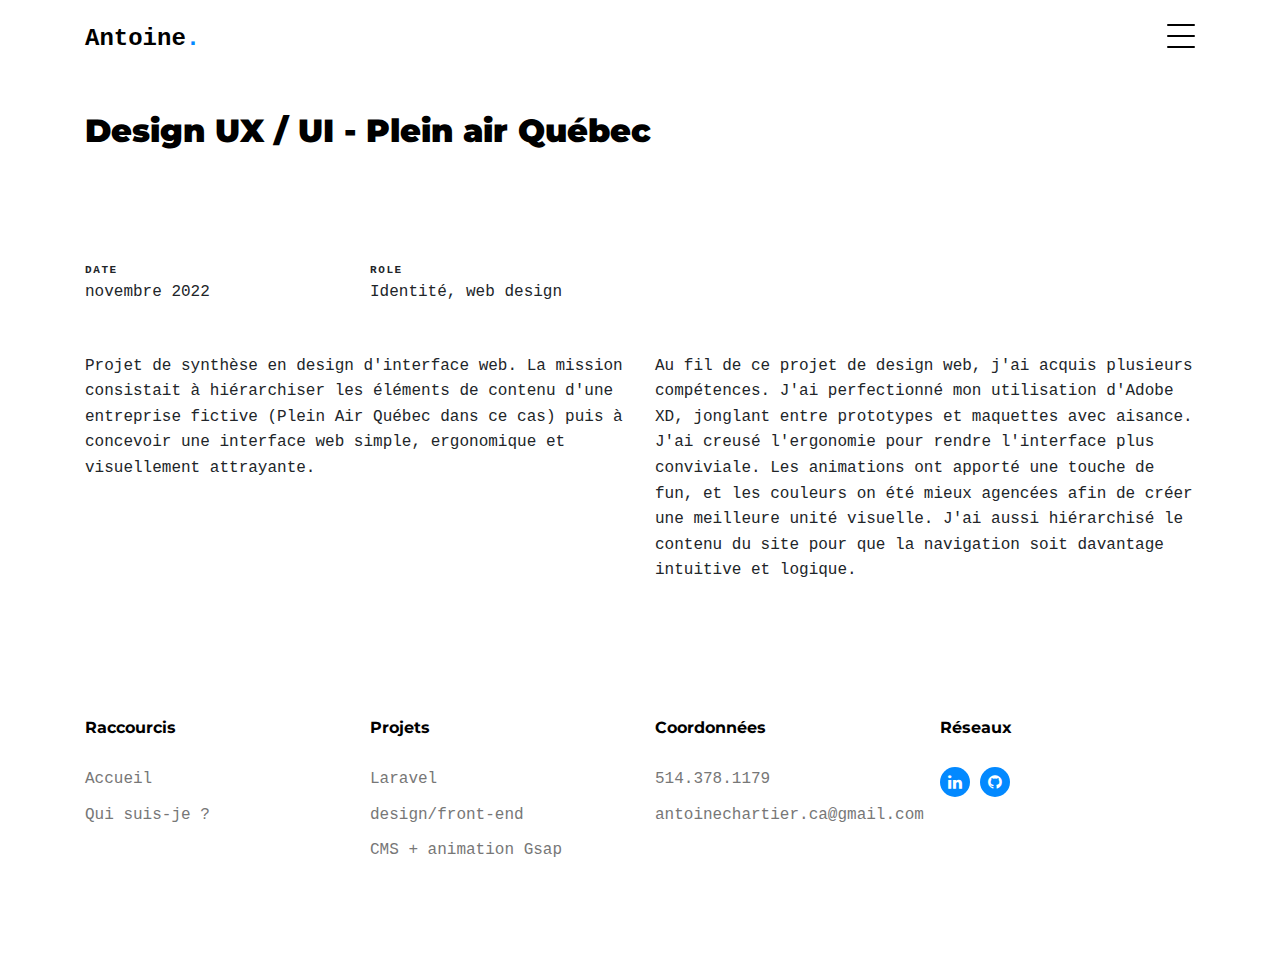
<file: portfolio-single-1.html>
<!-- /*
* Template Name: Minimal
* Template Author: Untree.co
* Author URI: https://untree.co/
* License: https://creativecommons.org/licenses/by/3.0/
*/ -->
<!doctype html>
<html lang="en">

<head>
  <meta charset="utf-8">
  <meta name="viewport" content="width=device-width, initial-scale=1, shrink-to-fit=no">
  <meta name="author" content="Untree.co">
  <link rel="shortcut icon" href="favicon.png">

  <meta name="description" content="" />
  <meta name="keywords" content="" />

  <link rel="preconnect" href="https://fonts.googleapis.com">
  <link rel="preconnect" href="https://fonts.gstatic.com" crossorigin>
  <link href="https://fonts.googleapis.com/css2?family=Montserrat:wght@400;700&family=PT+Mono&display=swap" rel="stylesheet">

  <link rel="stylesheet" href="css/bootstrap.min.css">
  <link rel="stylesheet" href="css/owl.carousel.min.css">
  <link rel="stylesheet" href="css/owl.theme.default.min.css">
  <link rel="stylesheet" href="css/jquery.fancybox.min.css">
  <link rel="stylesheet" href="fonts/icomoon/style.css">
  <link rel="stylesheet" href="fonts/flaticon/font/flaticon.css">
  <link rel="stylesheet" href="css/aos.css">
  <link rel="stylesheet" href="css/style.css">

  <title>Antoine Chartier - Design</title>
</head>

<body data-spy="scroll" data-target=".site-navbar-target" data-offset="100">


  <div class="site-mobile-menu site-navbar-target">
    <div class="site-mobile-menu-header">
      <div class="site-mobile-menu-close">
        <span class="icofont-close js-menu-toggle"></span>
      </div>
    </div>
    <div class="site-mobile-menu-body"></div>
  </div>
  
  <nav class="site-nav dark mb-5 site-navbar-target">
    <div class="container">
      <div class="site-navigation">
        <a href="index.html" class="logo m-0">Antoine<span class="text-primary">.</span></a>

        <ul class="js-clone-nav d-none d-lg-inline-none site-menu float-right">
          <li><a href="#home-section" class="nav-link active">Home</a></li>
          <li><a href="#portfolio-section">Portfolio</a></li>

          <li class="has-children">
            <a href="#about-section">About</a>
            <ul class="dropdown">
              <li><a href="elements.html">Elements</a></li>
              <li class="has-children">
                <a href="#">Menu Two</a>
                <ul class="dropdown">
                  <li><a href="#">Sub Menu One</a></li>
                  <li><a href="#">Sub Menu Two</a></li>
                  <li><a href="#">Sub Menu Three</a></li>
                </ul>
              </li>
              <li><a href="#">Menu Three</a></li>
            </ul>
          </li>
          <li><a href="services.html">Services</a></li>
          <li><a href="contact.html">Contact us</a></li>
        </ul>

        <a href="#" class="burger ml-auto float-right site-menu-toggle js-menu-toggle d-inline-block d-lg-inline-block" data-toggle="collapse" data-target="#main-navbar">
          <span></span>
        </a>

      </div>
    </div>
  </nav>



  


  <div class="untree_co-section untree_co-section-4 pb-0"  id="portfolio-section">
    <div class="container">
      <div class="portfolio-single-wrap unslate_co--section" id="portfolio-single-section">

        <div class="portfolio-single-inner">
          <h2 class="heading-portfolio-single-h2 text-black">Design UX / UI - Plein air Québec</h2>

          <div class="row justify-content-between mb-5">
            <div class="col-12 mb-4">
              <div class="owl-carousel single-slider">
                <figure class="mb-4">
                  <iframe width="1080" height="720" src="https://www.youtube.com/embed/BfUngljsDXA" frameborder="0"
                  allow="accelerometer; autoplay; clipboard-write; encrypted-media; gyroscope; picture-in-picture"
                  allowfullscreen></iframe>
                </figure>
                <figure class="mb-4">
                  <iframe width="1080" height="720" src="https://www.youtube.com/embed/u6sLHSrPmLU" frameborder="0"
                  allow="accelerometer; autoplay; clipboard-write; encrypted-media; gyroscope; picture-in-picture"
                  allowfullscreen></iframe>
                </figure>
              </div>
            </div>
            <div class="col-12 my-5">
              <div class="row">
                <div class="col-sm-6 col-md-6 col-lg-3">
                  <div class="detail-v1">
                    <span class="detail-label">Date</span>
                    <span class="detail-val">novembre 2022</span>
                  </div>
                </div>
                <div class="col-sm-6 col-md-6 col-lg-3">
                  <div class="detail-v1">
                    <span class="detail-label">Role</span>
                    <span class="detail-val">Identité, web design</span>
                  </div>
                </div>
                <!-- <div class="col-sm-6 col-md-6 col-lg-3">
                  <div class="detail-v1">
                    <span class="detail-label">Client</span>
                    <span class="detail-val">Untree.co</span>
                  </div>
                </div> -->
                <!-- <div class="col-sm-6 col-md-6 col-lg-3">
                  <div class="detail-v1">
                    <span class="detail-label">Voir</span>
                    <span class="detail-val"><a href="https://untree.co">https://untree.co/</a></span>
                  </div>
                </div> -->
              </div>
            </div>
            <div class="col-md-6">
              <p>Projet de synthèse en design d'interface web. La mission consistait à hiérarchiser les éléments de contenu d'une entreprise fictive (Plein Air Québec dans ce cas) puis à concevoir une interface web simple, ergonomique et visuellement attrayante.</p>
            </div>
            <div class="col-md-6">
              <p>Au fil de ce projet de design web, j'ai acquis plusieurs compétences. J'ai perfectionné mon utilisation d'Adobe XD, jonglant entre prototypes et maquettes avec aisance. J'ai creusé l'ergonomie pour rendre l'interface plus conviviale. Les animations ont apporté une touche de fun, et les couleurs on été mieux agencées afin de créer une meilleure unité visuelle. J'ai aussi hiérarchisé le contenu du site pour que la navigation soit davantage intuitive et logique.</p>
            </div>
          </div>

        </div>
      </div>
    </div>
  </div>


  <div class="site-footer">
    <div class="container">

      <div class="row">
        <div class="col-lg-3">
          <div class="widget">
            <h3>Raccourcis</h3>
            <ul class="list-unstyled float-left links">
              <li><a href="https://antoinechartier.com/#">Accueil</a></li>
              <li><a href="#about-section">Qui suis-je ?</a></li>
              <!-- <li><a href="#contact-section">Me contacter</a></li> -->
            </ul>
          </div> <!-- /.widget -->
        </div> <!-- /.col-lg-3 -->

        <div class="col-lg-3">
          <div class="widget">
            <h3>Projets</h3>
            <ul class="list-unstyled float-left links">
              <li><a href="portfolio-single-2.html">Laravel</a></li>
              <li><a href="boutique.html">design/front-end</a></li>
              <li><a href="projet-miniEntrepots.html">CMS + animation Gsap</a></li>
              <!-- <li><a href="#">Untree.co</a></li> -->
            </ul>
          </div> <!-- /.widget -->
        </div> <!-- /.col-lg-3 -->


        <div class="col-lg-3">
          <div class="widget">
            <h3>Coordonnées</h3>
            <ul class="list-unstyled links mb-4">
              <li><a href="tel://5143781179">514.378.1179</a></li>
              <li><a
                  href="mailto:antoinechartier.ca@gmail.com?subject=Offre%20d'emploi&amp;body=Bonjour%20Antoine,">antoinechartier.ca@gmail.com</a>
              </li>
            </ul>
          </div> <!-- /.widget -->
        </div> <!-- /.col-lg-3 -->

        <div class="col-lg-3">
          <div class="widget">
            <h3>Réseaux</h3>
            <ul class="list-unstyled social">
              <!-- <li><a href="#"><span class="icon-instagram"></span></a></li> -->
              <!-- <li><a href="#"><span class="icon-twitter"></span></a></li> -->
              <!-- <li><a href="#"><span class="icon-facebook"></span></a></li> -->
              <li><a href="https://www.linkedin.com/in/AntoineChartier/"><span class="icon-linkedin"></span></a></li>
              <li><a href="https://github.com/antoine-chartier"><span class="icon-github"></span></a></li>
              <!-- <li><a href="#"><span class="icon-pinterest"></span></a></li> -->
              <!-- <li><a href="#"><span class="icon-dribbble"></span></a></li> -->
            </ul>

          </div> <!-- /.widget -->
        </div> <!-- /.col-lg-3 -->

      </div> <!-- /.row -->






    </div> <!-- /.container -->
  </div> <!-- /.site-footer -->

  <script src="js/jquery-3.4.1.min.js"></script>
  <script src="js/popper.min.js"></script>
  <script src="js/bootstrap.min.js"></script>
  <script src="js/owl.carousel.min.js"></script>
  <script src="js/jquery.animateNumber.min.js"></script>
  <script src="js/jquery.waypoints.min.js"></script>
  <script src="js/jquery.fancybox.min.js"></script>
  <script src="js/aos.js"></script>
  <script src="js/wave-animate.js"></script>
  <script src="js/circle-progress.js"></script>
  <script src="js/imagesloaded.pkgd.js"></script>
  <script src="js/isotope.pkgd.min.js"></script>
  <script src="js/jquery.easing.1.3.js"></script>
  <script src="js/TweenMax.min.js"></script>
  <script src="js/ScrollMagic.min.js"></script>
  <script src="js/scrollmagic.animation.gsap.min.js"></script>

  <script src="js/custom.js"></script>
  
</body>

</html>
</file>
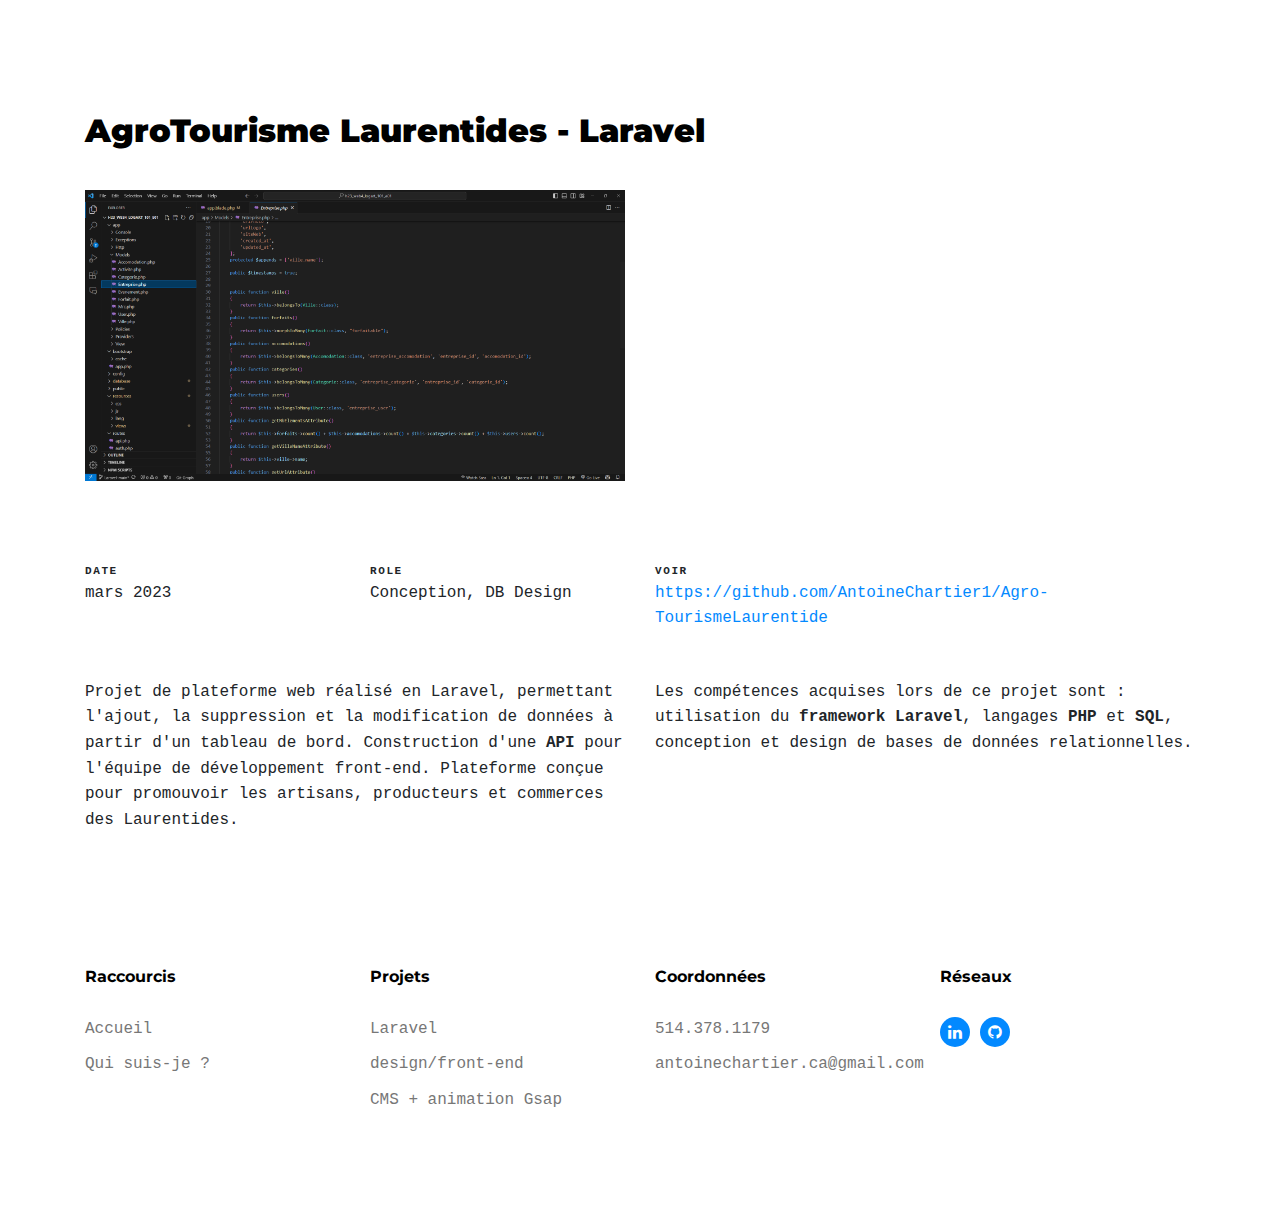
<file: portfolio-single-2.html>
<!doctype html>
<html lang="en">

<head>
  <meta charset="utf-8">
  <meta name="viewport" content="width=device-width, initial-scale=1, shrink-to-fit=no">
  <meta name="author" content="Untree.co">
  <link rel="shortcut icon" href="favicon.png">

  <meta name="description" content="" />
  <meta name="keywords" content="" />

  <link rel="preconnect" href="https://fonts.googleapis.com">
  <link rel="preconnect" href="https://fonts.gstatic.com" crossorigin>
  <link href="https://fonts.googleapis.com/css2?family=Montserrat:wght@400;700&family=PT+Mono&display=swap"
    rel="stylesheet">

  <link rel="stylesheet" href="css/bootstrap.min.css">
  <link rel="stylesheet" href="css/owl.carousel.min.css">
  <link rel="stylesheet" href="css/owl.theme.default.min.css">
  <link rel="stylesheet" href="css/jquery.fancybox.min.css">
  <link rel="stylesheet" href="fonts/icomoon/style.css">
  <link rel="stylesheet" href="fonts/flaticon/font/flaticon.css">
  <link rel="stylesheet" href="css/aos.css">
  <link rel="stylesheet" href="css/style.css">

  <title>Base de donnée SQL - php</title>
</head>

<body data-spy="scroll" data-target=".site-navbar-target" data-offset="100">


  <div class="site-mobile-menu site-navbar-target">
    <div class="site-mobile-menu-header">
      <div class="site-mobile-menu-close">
        <span class="icofont-close js-menu-toggle"></span>
      </div>
    </div>
    <div class="site-mobile-menu-body"></div>
  </div>

  <!-- <nav class="site-nav dark mb-5 site-navbar-target">
    <div class="container">
      <div class="site-navigation">
        <a href="index.html" class="logo m-0">Antoine<span class="text-primary">.</span></a>

        <ul class="js-clone-nav d-none d-lg-inline-none site-menu float-right">
          <li><a href="#home-section" class="nav-link active">Home</a></li>
          <li><a href="#portfolio-section">Portfolio</a></li>

          <li class="has-children">
            <a href="#about-section">About</a>
            <ul class="dropdown">
              <li><a href="elements.html">Elements</a></li>
              <li class="has-children">
                <a href="#">Menu Two</a>
                <ul class="dropdown">
                  <li><a href="#">Sub Menu One</a></li>
                  <li><a href="#">Sub Menu Two</a></li>
                  <li><a href="#">Sub Menu Three</a></li>
                </ul>
              </li>
              <li><a href="#">Menu Three</a></li>
            </ul>
          </li>
          <li><a href="services.html">Services</a></li>
          <li><a href="contact.html">Contact us</a></li>
        </ul>

        <a href="#" class="burger ml-auto float-right site-menu-toggle js-menu-toggle d-inline-block d-lg-inline-block" data-toggle="collapse" data-target="#main-navbar">
          <span></span>
        </a>

      </div>
    </div>
  </nav> -->






  <div class="untree_co-section untree_co-section-4 pb-0" id="portfolio-section">
    <div class="container">
      <div class="portfolio-single-wrap unslate_co--section" id="portfolio-single-section">

        <div class="portfolio-single-inner">
          <h2 class="heading-portfolio-single-h2 text-black">AgroTourisme Laurentides - Laravel</h2>

          <div class="row justify-content-between mb-5">

            <div class="col-lg-12 mb-5 mb-lg-0">
              <div class="row">
                <div class="col-lg-6">
                  <img src="images/code_snippet_Laravel.png" alt="Image" class="img-fluid">
                </div>
                <div class="col-lg-6">
                  <iframe width="560" height="315" src="https://www.youtube.com/embed/o2Sc0wvmCPg" frameborder="0"
                    allow="accelerometer; autoplay; clipboard-write; encrypted-media; gyroscope; picture-in-picture"
                    allowfullscreen></iframe>
                </div>
              </div>

            </div>

            <div class="col-12 my-5">
              <div class="row">
                <div class="col-sm-6 col-md-6 col-lg-3">
                  <div class="detail-v1">
                    <span class="detail-label">Date</span>
                    <span class="detail-val">mars 2023</span>
                  </div>
                </div>
                <div class="col-sm-6 col-md-6 col-lg-3">
                  <div class="detail-v1">
                    <span class="detail-label">Role</span>
                    <span class="detail-val">Conception, DB Design</span>
                  </div>
                </div>
                <!-- <div class="col-sm-6 col-md-6 col-lg-3">
                  <div class="detail-v1">
                    <span class="detail-label">Client</span>
                    <span class="detail-val">Untree.co</span>
                  </div>
                </div> -->
                <div class="col-sm-6 col-md-6 col-lg-3">
                  <div class="detail-v1">
                    <span class="detail-label">Voir</span>
                    <span class="detail-val"><a href="https://github.com/AntoineChartier1/Agro-TourismeLaurentide">https://github.com/AntoineChartier1/Agro-TourismeLaurentide</a></span>
                  </div>
                </div>
              </div>
            </div>
            <div class="col-md-6">
              <p>Projet de plateforme web réalisé en Laravel, permettant l'ajout, la suppression et la modification de données à partir d'un tableau de bord. Construction d'une <b>API</b> pour l'équipe de développement front-end. Plateforme conçue pour promouvoir les artisans, producteurs et commerces des Laurentides.</p>
            </div>
            <div class="col-md-6">
              <p>Les compétences acquises lors de ce projet sont : utilisation du <b>framework Laravel</b>, langages <b>PHP</b> et <b>SQL</b>, conception et design de bases de données relationnelles.</p>
            </div>
          </div>

        </div>
      </div>
    </div>
  </div>

  <div class="site-footer">
    <div class="container">

      <div class="row">
        <div class="col-lg-3">
          <div class="widget">
            <h3>Raccourcis</h3>
            <ul class="list-unstyled float-left links">
              <li><a href="https://antoinechartier.com/#">Accueil</a></li>
              <li><a href="/#about-section">Qui suis-je ?</a></li>
              <!-- <li><a href="#contact-section">Me contacter</a></li> -->
            </ul>
          </div> <!-- /.widget -->
        </div> <!-- /.col-lg-3 -->

        <div class="col-lg-3">
          <div class="widget">
            <h3>Projets</h3>
            <ul class="list-unstyled float-left links">
              <li><a href="portfolio-single-2.html">Laravel</a></li>
              <li><a href="boutique.html">design/front-end</a></li>
              <li><a href="projet-miniEntrepots.html">CMS + animation Gsap</a></li>
              <!-- <li><a href="#">Untree.co</a></li> -->
            </ul>
          </div> <!-- /.widget -->
        </div> <!-- /.col-lg-3 -->


        <div class="col-lg-3">
          <div class="widget">
            <h3>Coordonnées</h3>
            <ul class="list-unstyled links mb-4">
              <li><a href="tel://5143781179">514.378.1179</a></li>
              <li><a
                  href="mailto:antoinechartier.ca@gmail.com?subject=Offre%20d'emploi&amp;body=Bonjour%20Antoine,">antoinechartier.ca@gmail.com</a>
              </li>
            </ul>
          </div> <!-- /.widget -->
        </div> <!-- /.col-lg-3 -->

        <div class="col-lg-3">
          <div class="widget">
            <h3>Réseaux</h3>
            <ul class="list-unstyled social">
              <!-- <li><a href="#"><span class="icon-instagram"></span></a></li> -->
              <!-- <li><a href="#"><span class="icon-twitter"></span></a></li> -->
              <!-- <li><a href="#"><span class="icon-facebook"></span></a></li> -->
              <li><a href="https://www.linkedin.com/in/AntoineChartier/"><span class="icon-linkedin"></span></a></li>
              <li><a href="https://github.com/antoine-chartier"><span class="icon-github"></span></a></li>
              <!-- <li><a href="#"><span class="icon-pinterest"></span></a></li> -->
              <!-- <li><a href="#"><span class="icon-dribbble"></span></a></li> -->
            </ul>

          </div> <!-- /.widget -->
        </div> <!-- /.col-lg-3 -->

      </div> <!-- /.row -->






    </div> <!-- /.container -->
  </div> <!-- /.site-footer -->


  <script src="js/jquery-3.4.1.min.js"></script>
  <script src="js/popper.min.js"></script>
  <script src="js/bootstrap.min.js"></script>
  <script src="js/owl.carousel.min.js"></script>
  <script src="js/jquery.animateNumber.min.js"></script>
  <script src="js/jquery.waypoints.min.js"></script>
  <script src="js/jquery.fancybox.min.js"></script>
  <script src="js/aos.js"></script>
  <script src="js/wave-animate.js"></script>
  <script src="js/circle-progress.js"></script>
  <script src="js/imagesloaded.pkgd.js"></script>
  <script src="js/isotope.pkgd.min.js"></script>
  <script src="js/jquery.easing.1.3.js"></script>
  <script src="js/TweenMax.min.js"></script>
  <script src="js/ScrollMagic.min.js"></script>
  <script src="js/scrollmagic.animation.gsap.min.js"></script>

  <script src="js/custom.js"></script>

</body>

</html>
</file>
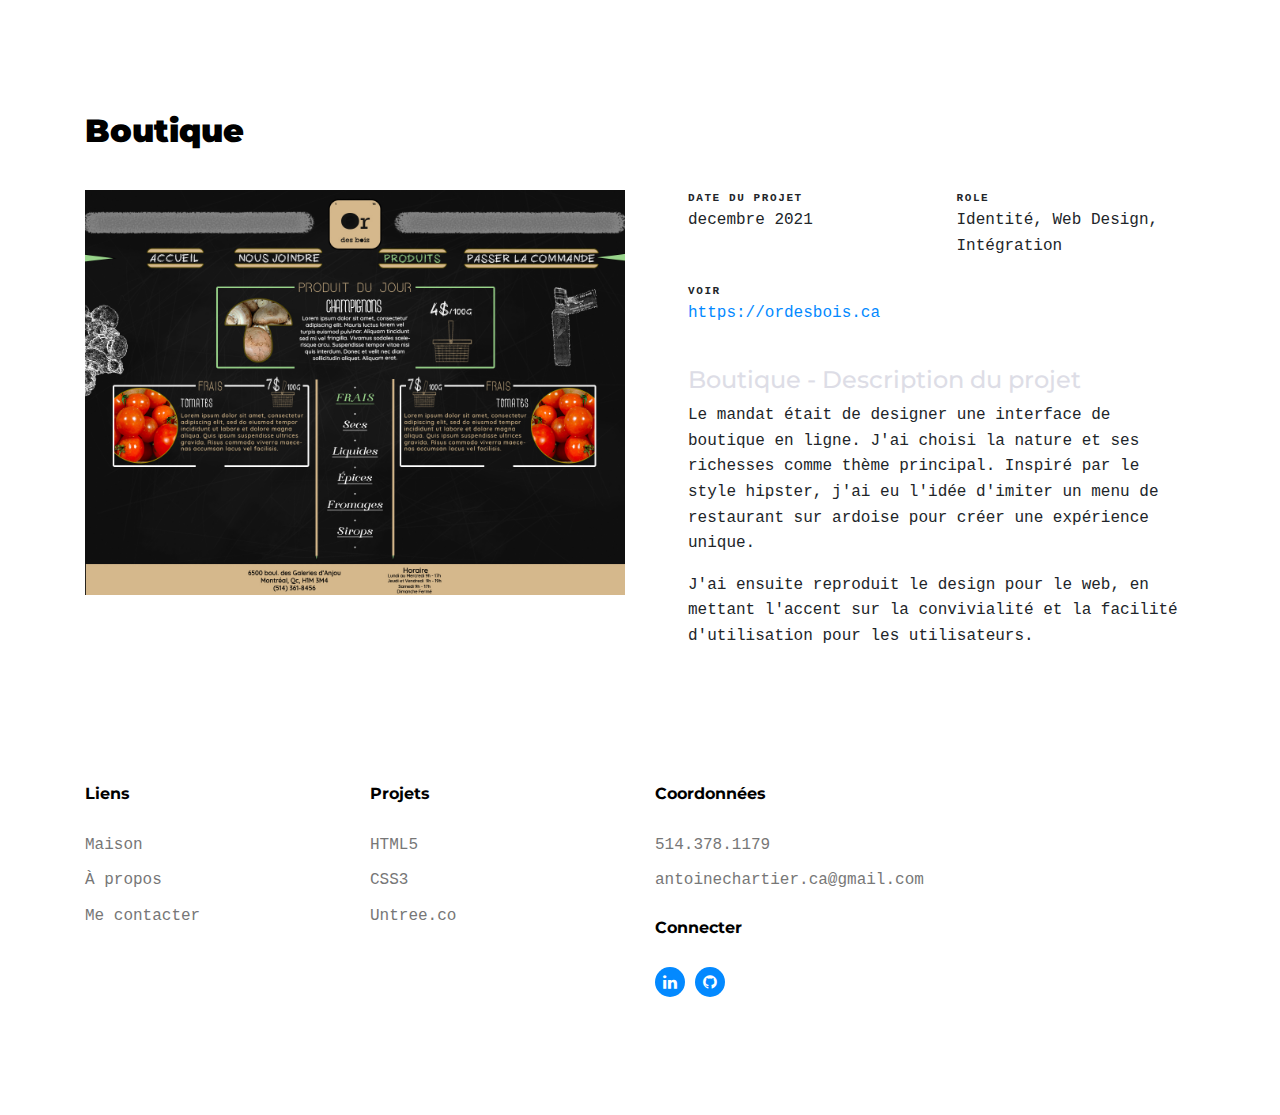
<file: portfolio-single-3.html>
<!doctype html>
<html lang="en">

<head>
  <meta charset="utf-8">
  <meta name="viewport" content="width=device-width, initial-scale=1, shrink-to-fit=no">
  <meta name="author" content="Untree.co">
  <link rel="shortcut icon" href="favicon.png">

  <meta name="description" content="" />
  <meta name="keywords" content="" />

  <link rel="preconnect" href="https://fonts.googleapis.com">
  <link rel="preconnect" href="https://fonts.gstatic.com" crossorigin>
  <link href="https://fonts.googleapis.com/css2?family=Montserrat:wght@400;700&family=PT+Mono&display=swap" rel="stylesheet">

  <link rel="stylesheet" href="css/bootstrap.min.css">
  <link rel="stylesheet" href="css/owl.carousel.min.css">
  <link rel="stylesheet" href="css/owl.theme.default.min.css">
  <link rel="stylesheet" href="css/jquery.fancybox.min.css">
  <link rel="stylesheet" href="fonts/icomoon/style.css">
  <link rel="stylesheet" href="fonts/flaticon/font/flaticon.css">
  <link rel="stylesheet" href="css/aos.css">
  <link rel="stylesheet" href="css/style.css">

  <title>Antoine Chartier</title>
</head>

<body data-spy="scroll" data-target=".site-navbar-target" data-offset="100">


  <!-- <div class="site-mobile-menu site-navbar-target">
    <div class="site-mobile-menu-header">
      <div class="site-mobile-menu-close">
        <span class="icofont-close js-menu-toggle"></span>
      </div>
    </div>
    <div class="site-mobile-menu-body"></div>
  </div> -->
  
  <!-- <nav class="site-nav dark mb-5 site-navbar-target">
    <div class="container">
      <div class="site-navigation">
        <a href="index.html" class="logo m-0">Antoine<span class="text-primary">.</span></a>

        <ul class="js-clone-nav d-none d-lg-inline-none site-menu float-right">
          <li><a href="#home-section" class="nav-link active">Home</a></li>
          <li><a href="#portfolio-section">Portfolio</a></li>

          <li class="has-children">
            <a href="#about-section">About</a>
            <ul class="dropdown">
              <li><a href="elements.html">Elements</a></li>
              <li class="has-children">
                <a href="#">Menu Two</a>
                <ul class="dropdown">
                  <li><a href="#">Sub Menu One</a></li>
                  <li><a href="#">Sub Menu Two</a></li>
                  <li><a href="#">Sub Menu Three</a></li>
                </ul>
              </li>
              <li><a href="#">Menu Three</a></li>
            </ul>
          </li>
          <li><a href="services.html">Services</a></li>
          <li><a href="contact.html">Contact us</a></li>
        </ul>

        <a href="#" class="burger ml-auto float-right site-menu-toggle js-menu-toggle d-inline-block d-lg-inline-block" data-toggle="collapse" data-target="#main-navbar">
          <span></span>
        </a>

      </div>
    </div>
  </nav> -->



  


  <div class="untree_co-section untree_co-section-4 pb-0"  id="portfolio-section">
    <div class="container">
      <div class="portfolio-single-wrap unslate_co--section" id="portfolio-single-section">

        <div class="portfolio-single-inner">
          <h2 class="heading-portfolio-single-h2 text-black">Boutique</h2>

          <div class="row mb-5 align-items-stretch">

            <div class="col-lg-6 mb-5 mb-lg-0">
              <a href="https://ordesbois.ca/produits.html"><img src="images/boutiqueDesign/boutique_tableau.jpg" alt="Image" class="img-fluid"></a>
            </div>

            <div class="col-lg-6 pl-lg-5">
              <div class="row mb-3">
                <div class="col-sm-6 col-md-6 col-lg-6 mb-4">
                  <div class="detail-v1">
                    <span class="detail-label">date du projet</span>
                    <span class="detail-val">decembre 2021</span>
                  </div>
                </div>
                <div class="col-sm-6 col-md-6 col-lg-6 mb-4">
                  <div class="detail-v1">
                    <span class="detail-label">Role</span>
                    <span class="detail-val">Identité, Web Design, Intégration</span>
                  </div>
                </div>
                <!-- <div class="col-sm-6 col-md-6 col-lg-6 mb-4">
                  <div class="detail-v1">
                    <span class="detail-label">Client</span>
                    <span class="detail-val">Untree.co</span>
                  </div>
                </div> -->
                <div class="col-sm-6 col-md-6 col-lg-6 mb-4">
                  <div class="detail-v1">
                    <span class="detail-label">Voir</span>
                    <span class="detail-val"><a href="https://ordesbois.ca/produits.html">https://ordesbois.ca</a></span>
                  </div>
                </div>
              </div>

              <div class="portfolio-description">
                <h4 class="heading-portfolio-description">Boutique - Description du projet</h4>
                <p>Le mandat était de designer une interface de boutique en ligne. J'ai choisi la nature et ses richesses comme thème principal. Inspiré par le style hipster, j'ai eu l'idée d'imiter un menu de restaurant sur ardoise pour créer une expérience unique.</p>

                <p>J'ai ensuite reproduit le design pour le web, en mettant l'accent sur la convivialité et la facilité d'utilisation pour les utilisateurs.</p>
              </div>

            </div>

          </div>
        </div>
      </div>
    </div>

    <div class="site-footer">
      <div class="container">
  
        <div class="row">
          <div class="col-lg-3">
            <div class="widget">
              <h3>Liens</h3>
              <ul class="list-unstyled float-left links">
                <li><a href="#">Maison</a></li>
                <li><a href="#about-section">À propos</a></li>
                <li><a href="#contact-section">Me contacter</a></li>
              </ul>
            </div> <!-- /.widget -->
          </div> <!-- /.col-lg-3 -->
  
          <div class="col-lg-3">
            <div class="widget">
              <h3>Projets</h3>
              <ul class="list-unstyled float-left links">
                <li><a href="#">HTML5</a></li>
                <li><a href="#">CSS3</a></li>
                <li><a href="#">Untree.co</a></li>
              </ul>
            </div> <!-- /.widget -->
          </div> <!-- /.col-lg-3 -->
  
  
          <div class="col-lg-3">
            <div class="widget">
              <h3>Coordonnées</h3>
              <ul class="list-unstyled links mb-4">
                <li><a href="tel://11234567890">514.378.1179</a></li>
                <li><a
                    href="mailto:antoinechartier.ca@gmail.com?subject=Offre%20d'emploi&amp;body=Bonjour%20Antoine%20Chartier,">antoinechartier.ca@gmail.com</a>
                </li>
              </ul>
  
              <h3>Connecter</h3>
              <ul class="list-unstyled social">
                <!-- <li><a href="#"><span class="icon-instagram"></span></a></li> -->
                <!-- <li><a href="#"><span class="icon-twitter"></span></a></li> -->
                <!-- <li><a href="#"><span class="icon-facebook"></span></a></li> -->
                <li><a href="https://www.linkedin.com/in/AntoineChartier/"><span class="icon-linkedin"></span></a></li>
                <li><a href="https://github.com/win116"><span class="icon-github"></span></a></li>
                <!-- <li><a href="#"><span class="icon-pinterest"></span></a></li> -->
                <!-- <li><a href="#"><span class="icon-dribbble"></span></a></li> -->
              </ul>
  
            </div> <!-- /.widget -->
          </div> <!-- /.col-lg-3 -->
  
        </div> <!-- /.row -->
  
  
  
  
  
  
      </div> <!-- /.container -->
    </div> <!-- /.site-footer -->


    <script src="js/jquery-3.4.1.min.js"></script>
    <script src="js/popper.min.js"></script>
    <script src="js/bootstrap.min.js"></script>
    <script src="js/owl.carousel.min.js"></script>
    <script src="js/jquery.animateNumber.min.js"></script>
    <script src="js/jquery.waypoints.min.js"></script>
    <script src="js/jquery.fancybox.min.js"></script>
    <script src="js/aos.js"></script>
    <script src="js/wave-animate.js"></script>
    <script src="js/circle-progress.js"></script>
    <script src="js/imagesloaded.pkgd.js"></script>
    <script src="js/isotope.pkgd.min.js"></script>
    <script src="js/jquery.easing.1.3.js"></script>
    <script src="js/TweenMax.min.js"></script>
    <script src="js/ScrollMagic.min.js"></script>
    <script src="js/scrollmagic.animation.gsap.min.js"></script>

    <script src="js/custom.js"></script>
    
  </body>

  </html>
</file>
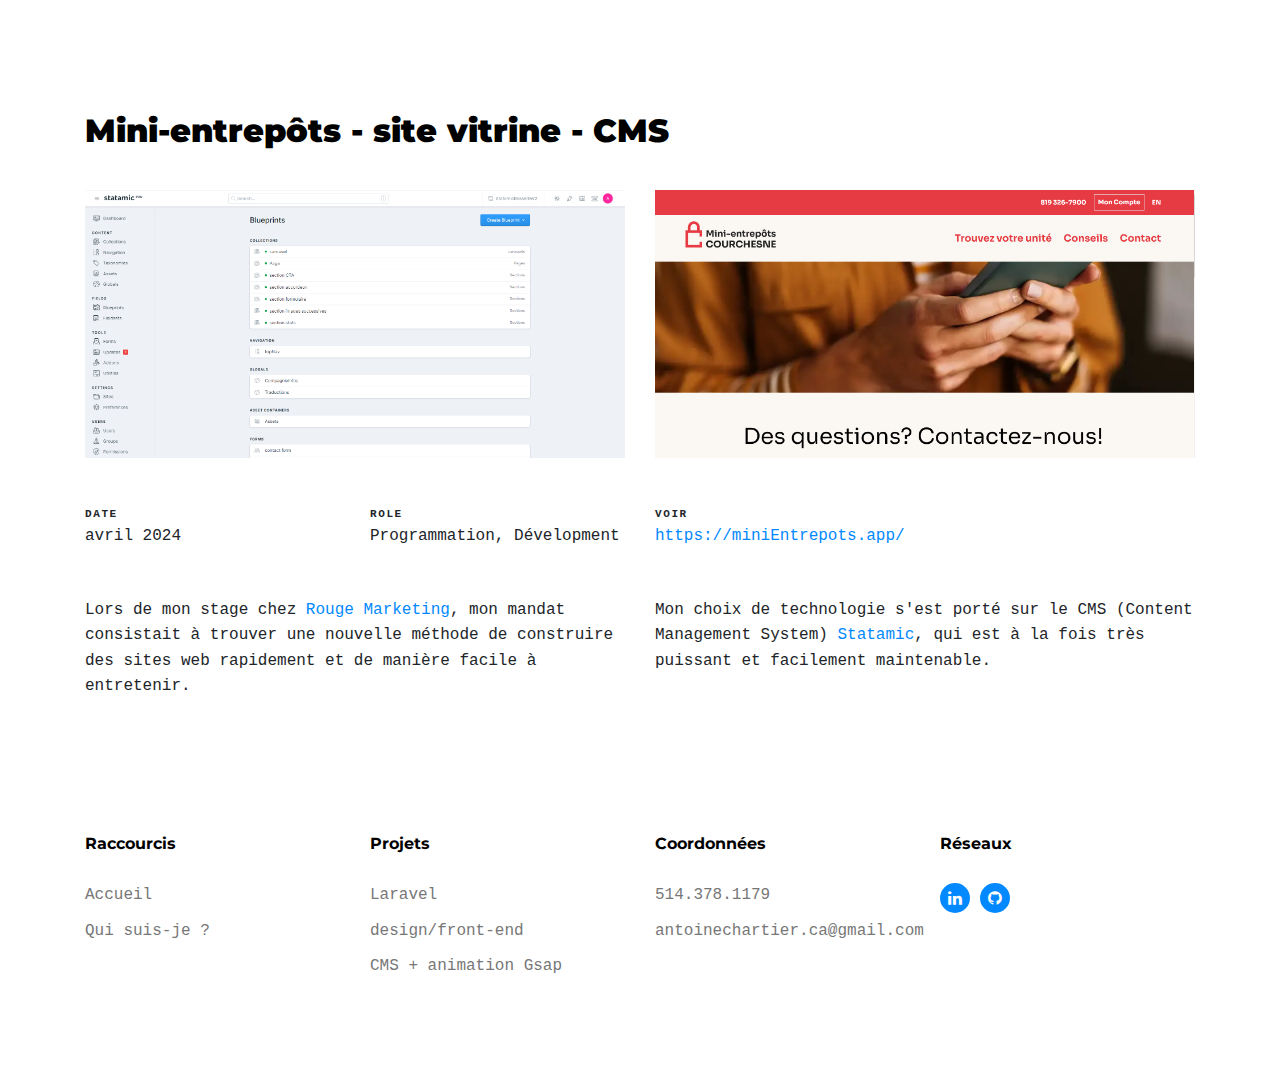
<file: projet-miniEntrepots.html>
<!doctype html>
<html lang="en">

<head>
  <meta charset="utf-8">
  <meta name="viewport" content="width=device-width, initial-scale=1, shrink-to-fit=no">
  <meta name="author" content="Untree.co">
  <link rel="shortcut icon" href="favicon.png">

  <meta name="description" content="" />
  <meta name="keywords" content="" />

  <link rel="preconnect" href="https://fonts.googleapis.com">
  <link rel="preconnect" href="https://fonts.gstatic.com" crossorigin>
  <link href="https://fonts.googleapis.com/css2?family=Montserrat:wght@400;700&family=PT+Mono&display=swap"
    rel="stylesheet">

  <link rel="stylesheet" href="css/bootstrap.min.css">
  <link rel="stylesheet" href="css/owl.carousel.min.css">
  <link rel="stylesheet" href="css/owl.theme.default.min.css">
  <link rel="stylesheet" href="css/jquery.fancybox.min.css">
  <link rel="stylesheet" href="fonts/icomoon/style.css">
  <link rel="stylesheet" href="fonts/flaticon/font/flaticon.css">
  <link rel="stylesheet" href="css/aos.css">
  <link rel="stylesheet" href="css/style.css">

  <title>CMS + GSAP animations</title>
</head>

<body data-spy="scroll" data-target=".site-navbar-target" data-offset="100">


  <div class="site-mobile-menu site-navbar-target">
    <div class="site-mobile-menu-header">
      <div class="site-mobile-menu-close">
        <span class="icofont-close js-menu-toggle"></span>
      </div>
    </div>
    <div class="site-mobile-menu-body"></div>
  </div>
  
  <!-- <nav class="site-nav dark mb-5 site-navbar-target">
    <div class="container">
      <div class="site-navigation">
        <a href="index.html" class="logo m-0">Antoine<span class="text-primary">.</span></a>

        <ul class="js-clone-nav d-none d-lg-inline-none site-menu float-right">
          <li><a href="#home-section" class="nav-link active">Home</a></li>
          <li><a href="#portfolio-section">Portfolio</a></li>

          <li class="has-children">
            <a href="#about-section">About</a>
            <ul class="dropdown">
              <li><a href="elements.html">Elements</a></li>
              <li class="has-children">
                <a href="#">Menu Two</a>
                <ul class="dropdown">
                  <li><a href="#">Sub Menu One</a></li>
                  <li><a href="#">Sub Menu Two</a></li>
                  <li><a href="#">Sub Menu Three</a></li>
                </ul>
              </li>
              <li><a href="#">Menu Three</a></li>
            </ul>
          </li>
          <li><a href="services.html">Services</a></li>
          <li><a href="contact.html">Contact us</a></li>
        </ul>

        <a href="#" class="burger ml-auto float-right site-menu-toggle js-menu-toggle d-inline-block d-lg-inline-block" data-toggle="collapse" data-target="#main-navbar">
          <span></span>
        </a>

      </div>
    </div>
  </nav> -->






  <div class="untree_co-section untree_co-section-4 pb-0" id="portfolio-section">
    <div class="container">
      <div class="portfolio-single-wrap unslate_co--section" id="portfolio-single-section">

        <div class="portfolio-single-inner">
          <h2 class="heading-portfolio-single-h2 text-black">Mini-entrepôts - site vitrine - CMS</h2>

          <div class="row justify-content-between mb-5">

            <div class="col-lg-12 mb-5 mb-lg-0">
              <div class="row">
                <div class="col-lg-6">
                  <a href="https://test-ssg-testing.netlify.app/"><img src="images/miniEntrepots/CMS-interface.png" alt="Image interface cms statamic" class="img-fluid"></a>
                </div>
                <div class="col-lg-6">
                  <a href="https://test-ssg-testing.netlify.app/"><img src="images/miniEntrepots/vitrine.png" alt="Image page contact" class="img-fluid"></a>
                </div>
              </div>

            </div>

            <div class="col-12 my-5">
              <div class="row">
                <div class="col-sm-6 col-md-6 col-lg-3">
                  <div class="detail-v1">
                    <span class="detail-label">Date</span>
                    <span class="detail-val">avril 2024</span>
                  </div>
                </div>
                <div class="col-sm-6 col-md-6 col-lg-3">
                  <div class="detail-v1">
                    <span class="detail-label">Role</span>
                    <span class="detail-val">Programmation, Dévelopment</span>
                  </div>
                </div>
                <!-- <div class="col-sm-6 col-md-6 col-lg-3">
                  <div class="detail-v1">
                    <span class="detail-label">Client</span>
                    <span class="detail-val">Untree.co</span>
                  </div>
                </div> -->
                <div class="col-sm-6 col-md-6 col-lg-3">
                  <div class="detail-v1">
                    <span class="detail-label">Voir</span>
                    <span class="detail-val"><a href="https://test-ssg-testing.netlify.app/">https://miniEntrepots.app/</a></span>
                  </div>
                </div>
              </div>
            </div>
            <div class="col-md-6">
              <p>Lors de mon stage chez <a href="https://www.rougemarketing.com/" target="_blank">Rouge Marketing</a>, mon mandat consistait à trouver une nouvelle méthode de construire des sites web rapidement et de manière facile à entretenir.</p>
            </div>
            <div class="col-md-6">
              <p>Mon choix de technologie s'est porté sur le CMS (Content Management System) <a href="https://statamic.com/" target="_blank">Statamic</a>, qui est à la fois très puissant et facilement maintenable.</p>
            </div>
          </div>

        </div>
      </div>
    </div>
  </div>

  <div class="site-footer">
    <div class="container">

      <div class="row">
        <div class="col-lg-3">
          <div class="widget">
            <h3>Raccourcis</h3>
            <ul class="list-unstyled float-left links">
              <li><a href="/#">Accueil</a></li>
              <li><a href="/#about-section">Qui suis-je ?</a></li>
              <!-- <li><a href="#contact-section">Me contacter</a></li> -->
            </ul>
          </div> <!-- /.widget -->
        </div> <!-- /.col-lg-3 -->

        <div class="col-lg-3">
          <div class="widget">
            <h3>Projets</h3>
            <ul class="list-unstyled float-left links">
              <li><a href="portfolio-single-2.html">Laravel</a></li>
              <li><a href="boutique.html">design/front-end</a></li>
              <li><a href="projet-miniEntrepots.html">CMS + animation Gsap</a></li>
              <!-- <li><a href="#">Untree.co</a></li> -->
            </ul>
          </div> <!-- /.widget -->
        </div> <!-- /.col-lg-3 -->


        <div class="col-lg-3">
          <div class="widget">
            <h3>Coordonnées</h3>
            <ul class="list-unstyled links mb-4">
              <li><a href="tel://5143781179">514.378.1179</a></li>
              <li><a
                  href="mailto:antoinechartier.ca@gmail.com?subject=Offre%20d'emploi&amp;body=Bonjour%20Antoine,">antoinechartier.ca@gmail.com</a>
              </li>
            </ul>
          </div> <!-- /.widget -->
        </div> <!-- /.col-lg-3 -->

        <div class="col-lg-3">
          <div class="widget">
            <h3>Réseaux</h3>
            <ul class="list-unstyled social">
              <!-- <li><a href="#"><span class="icon-instagram"></span></a></li> -->
              <!-- <li><a href="#"><span class="icon-twitter"></span></a></li> -->
              <!-- <li><a href="#"><span class="icon-facebook"></span></a></li> -->
              <li><a href="https://www.linkedin.com/in/AntoineChartier/"><span class="icon-linkedin"></span></a></li>
              <li><a href="https://github.com/antoine-chartier"><span class="icon-github"></span></a></li>
              <!-- <li><a href="#"><span class="icon-pinterest"></span></a></li> -->
              <!-- <li><a href="#"><span class="icon-dribbble"></span></a></li> -->
            </ul>

          </div> <!-- /.widget -->
        </div> <!-- /.col-lg-3 -->

      </div> <!-- /.row -->






    </div> <!-- /.container -->
  </div> <!-- /.site-footer -->


  <script src="js/jquery-3.4.1.min.js"></script>
  <script src="js/popper.min.js"></script>
  <script src="js/bootstrap.min.js"></script>
  <script src="js/owl.carousel.min.js"></script>
  <script src="js/jquery.animateNumber.min.js"></script>
  <script src="js/jquery.waypoints.min.js"></script>
  <script src="js/jquery.fancybox.min.js"></script>
  <script src="js/aos.js"></script>
  <script src="js/wave-animate.js"></script>
  <script src="js/circle-progress.js"></script>
  <script src="js/imagesloaded.pkgd.js"></script>
  <script src="js/isotope.pkgd.min.js"></script>
  <script src="js/jquery.easing.1.3.js"></script>
  <script src="js/TweenMax.min.js"></script>
  <script src="js/ScrollMagic.min.js"></script>
  <script src="js/scrollmagic.animation.gsap.min.js"></script>

  <script src="js/custom.js"></script>

</body>

</html>
</file>
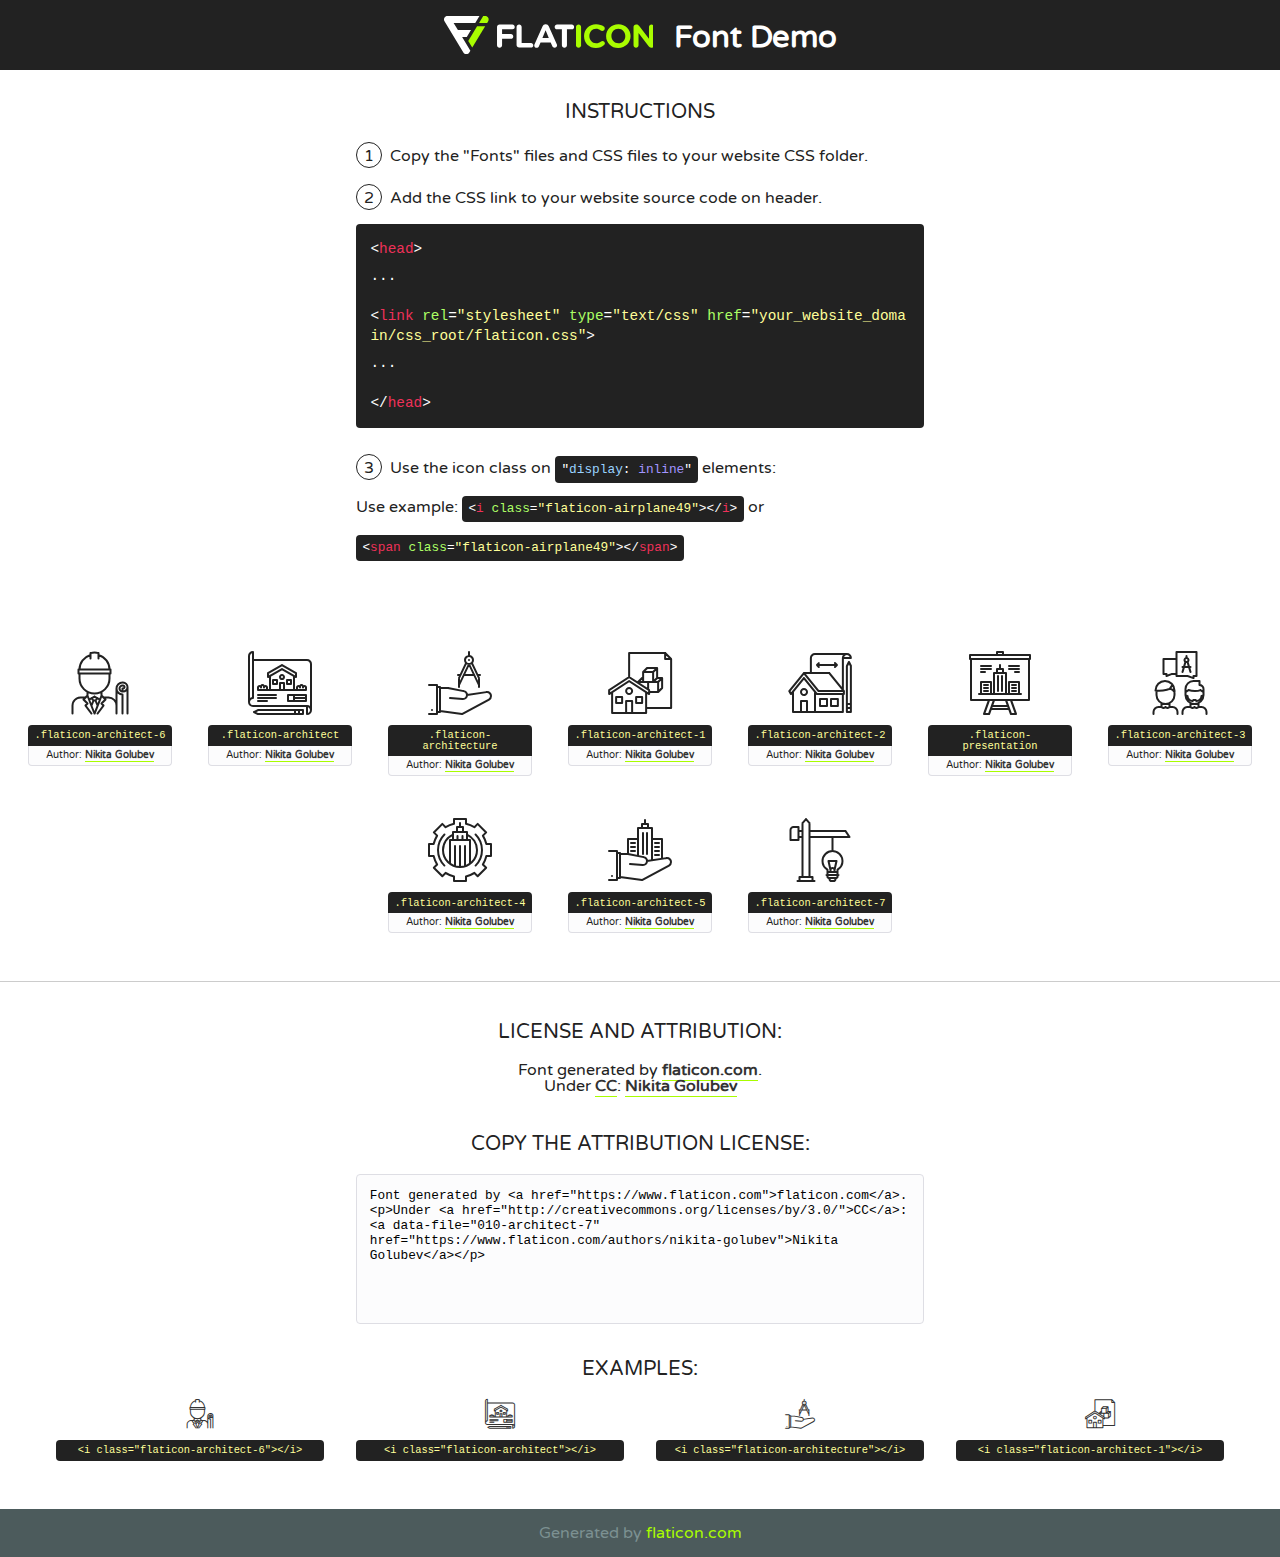
<file: fonts/flaticon/font/flaticon.html>
<!DOCTYPE html>
<!--
  Flaticon icon font: Flaticon
  Creation date: 02/08/2020 11:53
-->
<html>
<!DOCTYPE html>
<html>

<head>
    <title>Flaticon WebFont</title>
    <link href="http://fonts.googleapis.com/css?family=Varela+Round" rel="stylesheet" type="text/css" />
    <link rel="stylesheet" type="text/css" href="flaticon.css">
    <meta charset="UTF-8">
    <style>
    html, body, div, span, applet, object, iframe,
    h1, h2, h3, h4, h5, h6, p, blockquote, pre,
    a, abbr, acronym, address, big, cite, code,
    del, dfn, em, img, ins, kbd, q, s, samp,
    small, strike, strong, sub, sup, tt, var,
    b, u, i, center,
    dl, dt, dd, ol, ul, li,
    fieldset, form, label, legend,
    table, caption, tbody, tfoot, thead, tr, th, td,
    article, aside, canvas, details, embed, 
    figure, figcaption, footer, header, hgroup, 
    menu, nav, output, ruby, section, summary,
    time, mark, audio, video {
        margin: 0;
        padding: 0;
        border: 0;
        font-size: 100%;
        font: inherit;
        vertical-align: baseline;
    }
    /* HTML5 display-role reset for older browsers */
    article, aside, details, figcaption, figure, 
    footer, header, hgroup, menu, nav, section {
        display: block;
    }
    body {
        line-height: 1;
    }
    ol, ul {
        list-style: none;
    }
    blockquote, q {
        quotes: none;
    }
    blockquote:before, blockquote:after,
    q:before, q:after {
        content: '';
        content: none;
    }
    table {
        border-collapse: collapse;
        border-spacing: 0;
    }
    body {
        font-family: 'Varela Round', Helvetica, Arial, sans-serif;
        font-size: 16px;
        color: #222;
    }
    a {
        color: #333;
        border-bottom: 1px solid #a9fd00;
        font-weight: bold;
        text-decoration: none;
    }
    * {
        -moz-box-sizing: border-box;
        -webkit-box-sizing: border-box;
        box-sizing: border-box;
        margin: 0;
        padding: 0;
    }
    [class^="flaticon-"]:before, [class*=" flaticon-"]:before, [class^="flaticon-"]:after, [class*=" flaticon-"]:after {
        font-family: Flaticon;
        font-size: 30px;
        font-style: normal;
        margin-left: 20px;
        color: #333;
    }
    .wrapper {
        max-width: 600px;
        margin: auto;
        padding: 0 1em;
    }
    .title {
        font-size: 1.25em;
        text-align: center;
        margin-bottom: 1em;
        text-transform: uppercase;
    }
    header {
        text-align: center;
        background-color: #222;
        color: #fff;
        padding: 1em;
    }
    header .logo {
        width: 210px;
        height: 38px;
        display: inline-block;
        vertical-align: middle;
        margin-right: 1em;
        border: none;
    }
    header strong {
        font-size: 1.95em;
        font-weight: bold;
        vertical-align: middle;
        margin-top: 5px;
        display: inline-block;
    }
    .demo {
        margin: 2em auto;
        line-height: 1.25em;
    }
    .demo ul li {
        margin-bottom: 1em;
    }
    .demo ul li .num {
        color: #222;
        border-radius: 20px;
        display: inline-block;
        width: 26px;
        padding: 3px;
        height: 26px;
        text-align: center;
        margin-right: 0.5em;
        border: 1px solid #222;
    }
    .demo ul li code {
        background-color: #222;
        border-radius: 4px;
        padding: 0.25em 0.5em;
        display: inline-block;
        color: #fff;
        font-family: Consolas,Monaco,Lucida Console,Liberation Mono,DejaVu Sans Mono,Bitstream Vera Sans Mono,Courier New, monospace;
        font-weight: lighter;
        margin-top: 1em;
        font-size: 0.8em;
        word-break: break-all;
    }
    .demo ul li code.big {
        padding: 1em;
        font-size: 0.9em;
    }
    .demo ul li code .red {
        color: #EF3159;
    }
    .demo ul li code .green {
        color: #ACFF65;
    }
    .demo ul li code .yellow {
        color: #FFFF99;
    }
    .demo ul li code .blue {
        color: #99D3FF;
    }
    .demo ul li code .purple {
        color: #A295FF;
    }
    .demo ul li code .dots {
        margin-top: 0.5em;
        display: block;
    }
    #glyphs {
        border-bottom: 1px solid #ccc;
        padding: 2em 0;
        text-align: center;
    }
    .glyph {
        display: inline-block;
        width: 9em;
        margin: 1em;
        text-align: center;
        vertical-align: top;
        background: #FFF;
    }
    .glyph .glyph-icon {
        padding: 10px;
        display: block;
        font-family:"Flaticon";
        font-size: 64px;
        line-height: 1;
    }
    .glyph .glyph-icon:before {
        font-size: 64px;
        color: #222;
        margin-left: 0;
    }
    .class-name {
        font-size: 0.65em;
        background-color: #222;
        color: #fff;
        border-radius: 4px 4px 0 0;
        padding: 0.5em;
        color: #FFFF99;
        font-family: Consolas,Monaco,Lucida Console,Liberation Mono,DejaVu Sans Mono,Bitstream Vera Sans Mono,Courier New, monospace;
    }
    .author-name {
        font-size: 0.6em;
        background-color: #fcfcfd;
        border: 1px solid #DEDEE4;
        border-top: 0;
        border-radius: 0 0 4px 4px;
        padding: 0.5em;
    }
    .class-name:last-child {
        font-size: 10px;
        color:#888;
    }
    .class-name:last-child a {
        font-size: 10px;
        color:#555;
    }
    .class-name:last-child a:hover {
        color:#a9fd00;
    }
    .glyph > input {
        display: block;
        width: 100px;
        margin: 5px auto;
        text-align: center;
        font-size: 12px;
        cursor: text;
    }
    .glyph > input.icon-input {
        font-family:"Flaticon";
        font-size: 16px;
        margin-bottom: 10px;
    }
    .attribution .title {
        margin-top: 2em;
    }
    .attribution textarea {
        background-color: #fcfcfd;
        padding: 1em;
        border: none;
        box-shadow: none;
        border: 1px solid #DEDEE4;
        border-radius: 4px;
        resize: none;
        width: 100%;
        height: 150px;
        font-size: 0.8em;
        font-family: Consolas,Monaco,Lucida Console,Liberation Mono,DejaVu Sans Mono,Bitstream Vera Sans Mono,Courier New, monospace;
        -webkit-appearance: none;
    }
    .iconsuse {
        margin: 2em auto;
        text-align: center;
        max-width: 1200px;
    }
    .iconsuse:after {
        content: '';
        display: table;
        clear: both;
    }
    .iconsuse .image {
        float: left;
        width: 25%;
        padding: 0 1em;
    }
    .iconsuse .image p {
        margin-bottom: 1em;
    }
    .iconsuse .image span {
        display: block;
        font-size: 0.65em;
        background-color: #222;
        color: #fff;
        border-radius: 4px;
        padding: 0.5em;
        color: #FFFF99;
        margin-top: 1em;
        font-family: Consolas,Monaco,Lucida Console,Liberation Mono,DejaVu Sans Mono,Bitstream Vera Sans Mono,Courier New, monospace;
    }
    #footer {
        text-align: center;
        background-color: #4C5B5C;
        color: #7c9192;
        padding: 1em;
    }
    #footer a {
        border: none;
        color: #a9fd00;
        font-weight: normal;
    }
    @media (max-width: 960px) {
        .iconsuse .image {
            width: 50%;
        }
    }
    @media (max-width: 560px) {
        .iconsuse .image {
            width: 100%;
        }
    }
    </style>
</head>

<body class="characters-off">

    <header>
        <a href="https://www.flaticon.com" target="_blank" class="logo">
            <svg version="1.1" xmlns="http://www.w3.org/2000/svg" xmlns:xlink="http://www.w3.org/1999/xlink" xmlns:a="http://ns.adobe.com/AdobeSVGViewerExtensions/3.0/" viewBox="0 0 560.875 102.036" enable-background="new 0 0 560.875 102.036" xml:space="preserve">
                <defs>
                </defs>
                <g>
                    <g class="letters">
                        <path fill="#ffffff" d="M141.596,29.675c0-3.777,2.985-6.767,6.764-6.767h34.438c3.426,0,6.15,2.728,6.15,6.15
                        c0,3.43-2.724,6.149-6.15,6.149h-27.674v13.091h23.719c3.429,0,6.151,2.724,6.151,6.15c0,3.43-2.723,6.149-6.151,6.149h-23.719
                        v17.574c0,3.773-2.986,6.761-6.764,6.761c-3.779,0-6.764-2.989-6.764-6.761V29.675z"></path>
                        <path fill="#ffffff" d="M193.844,29.149c0-3.781,2.985-6.767,6.764-6.767c3.776,0,6.763,2.985,6.763,6.767v42.957h25.039
                        c3.426,0,6.149,2.726,6.149,6.153c0,3.425-2.723,6.15-6.149,6.15h-31.802c-3.779,0-6.764-2.986-6.764-6.768V29.149z"></path>
                        <path fill="#ffffff" d="M241.891,75.71l21.438-48.407c1.492-3.341,4.215-5.357,7.906-5.357h0.792
                        c3.686,0,6.323,2.017,7.815,5.357l21.439,48.407c0.436,0.967,0.701,1.845,0.701,2.723c0,3.602-2.809,6.501-6.414,6.501
                        c-3.161,0-5.269-1.845-6.499-4.655l-4.132-9.661h-27.059l-4.301,10.102c-1.144,2.631-3.426,4.214-6.237,4.214
                        c-3.517,0-6.24-2.81-6.24-6.325C241.1,77.64,241.451,76.677,241.891,75.71z M279.932,58.666l-8.521-20.297l-8.526,20.297H279.932
                        z"></path>
                        <path fill="#ffffff" d="M314.864,35.387H301.86c-3.429,0-6.239-2.813-6.239-6.238c0-3.429,2.811-6.24,6.239-6.24h39.533
                        c3.426,0,6.237,2.811,6.237,6.24c0,3.425-2.811,6.238-6.237,6.238h-13.001v42.785c0,3.773-2.99,6.761-6.764,6.761
                        c-3.779,0-6.764-2.989-6.764-6.761V35.387z"></path>
                        <path fill="#A9FD00" d="M352.615,29.149c0-3.781,2.985-6.767,6.767-6.767c3.774,0,6.761,2.985,6.761,6.767v49.024
                        c0,3.773-2.987,6.761-6.761,6.761c-3.781,0-6.767-2.989-6.767-6.761V29.149z"></path>
                        <path fill="#A9FD00" d="M374.132,53.836v-0.179c0-17.481,13.178-31.801,32.065-31.801c9.22,0,15.459,2.458,20.557,6.238
                        c1.402,1.054,2.637,2.985,2.637,5.357c0,3.692-2.985,6.59-6.681,6.59c-1.845,0-3.071-0.702-4.044-1.319
                        c-3.776-2.813-7.729-4.393-12.562-4.393c-10.364,0-17.831,8.611-17.831,19.154v0.173c0,10.542,7.291,19.329,17.831,19.329
                        c5.715,0,9.492-1.756,13.359-4.834c1.049-0.874,2.458-1.491,4.039-1.491c3.429,0,6.325,2.813,6.325,6.236
                        c0,2.106-1.056,3.78-2.282,4.834c-5.539,4.834-12.036,7.733-21.878,7.733C387.572,85.464,374.132,71.493,374.132,53.836z"></path>
                        <path fill="#A9FD00" d="M433.009,53.836v-0.179c0-17.481,13.79-31.801,32.766-31.801c18.981,0,32.592,14.143,32.592,31.628v0.173
                        c0,17.483-13.785,31.807-32.769,31.807C446.625,85.464,433.009,71.32,433.009,53.836z M484.224,53.836v-0.179
                        c0-10.539-7.725-19.326-18.626-19.326c-10.893,0-18.449,8.611-18.449,19.154v0.173c0,10.542,7.73,19.329,18.626,19.329
                        C476.676,72.986,484.224,64.378,484.224,53.836z"></path>
                        <path fill="#A9FD00" d="M506.233,29.321c0-3.774,2.99-6.763,6.767-6.763h1.401c3.252,0,5.183,1.583,7.029,3.953l26.093,34.265
                        V29.059c0-3.692,2.99-6.677,6.681-6.677c3.683,0,6.671,2.985,6.671,6.677v48.934c0,3.78-2.987,6.765-6.764,6.765h-0.436
                        c-3.257,0-5.188-1.581-7.034-3.953l-27.056-35.492v32.944c0,3.687-2.985,6.676-6.678,6.676c-3.683,0-6.673-2.989-6.673-6.676
                        V29.321z"></path>
                    </g>
                    <g class="insignia">
                        <path fill="#ffffff" d="M48.372,56.137h12.517l11.156-18.537H37.186L25.688,18.539h57.825L94.668,0H9.271
                        C5.925,0,2.842,1.801,1.198,4.716c-1.644,2.907-1.593,6.482,0.134,9.343l50.38,83.501c1.678,2.781,4.689,4.476,7.938,4.476
                        c3.246,0,6.257-1.695,7.935-4.476l2.898-4.804L48.372,56.137z"></path>
                        <g class="i">
                            <path fill="#A9FD00" d="M93.575,18.539h0.031v0.004l21.652,0.004l2.705-4.488c1.727-2.861,1.778-6.436,0.133-9.343
                            C116.454,1.801,113.371,0,110.026,0h-5.294L93.575,18.539z"></path>
                            <polygon fill="#A9FD00" points="88.291,27.356 64.725,66.486 75.519,84.404 109.942,27.356"></polygon>
                        </g>
                    </g>
                </g>
            </svg>
        </a>
        <strong>Font Demo</strong>
    </header>


    <section class="demo wrapper">

        <p class="title">Instructions</p>

        <ul>
            <li>
                <span class="num">1</span>Copy the "Fonts" files and CSS files to your website CSS folder.
            </li>
            <li>
                <span class="num">2</span>Add the CSS link to your website source code on header.
                <code class="big">
                    &lt;<span class="red">head</span>&gt;
                    <br/><span class="dots">...</span>
                    <br/>&lt;<span class="red">link</span> <span class="green">rel</span>=<span class="yellow">"stylesheet"</span> <span class="green">type</span>=<span class="yellow">"text/css"</span> <span class="green">href</span>=<span class="yellow">"your_website_domain/css_root/flaticon.css"</span>&gt;
                    <br/><span class="dots">...</span>
                    <br/>&lt;/<span class="red">head</span>&gt;
                </code>
            </li>

            <li>
                <p>
                    <span class="num">3</span>Use the icon class on <code>"<span class="blue">display</span>:<span class="purple"> inline</span>"</code> elements:
                    <br />
                    Use example: <code>&lt;<span class="red">i</span> <span class="green">class</span>=<span class="yellow">&quot;flaticon-airplane49&quot;</span>&gt;&lt;/<span class="red">i</span>&gt;</code> or <code>&lt;<span class="red">span</span> <span class="green">class</span>=<span class="yellow">&quot;flaticon-airplane49&quot;</span>&gt;&lt;/<span class="red">span</span>&gt;</code>
            </li>
        </ul>

    </section>




   <section id="glyphs">          
    
      
        <div class="glyph"><div class="glyph-icon flaticon-architect-6"></div>
            <div class="class-name">.flaticon-architect-6</div>
            <div class="author-name">Author: <a data-file="001-architect-6" href="https://www.flaticon.com/authors/nikita-golubev">Nikita Golubev</a> </div> 
        </div>        
        
        <div class="glyph"><div class="glyph-icon flaticon-architect"></div>
            <div class="class-name">.flaticon-architect</div>
            <div class="author-name">Author: <a data-file="002-architect" href="https://www.flaticon.com/authors/nikita-golubev">Nikita Golubev</a> </div> 
        </div>        
        
        <div class="glyph"><div class="glyph-icon flaticon-architecture"></div>
            <div class="class-name">.flaticon-architecture</div>
            <div class="author-name">Author: <a data-file="003-architecture" href="https://www.flaticon.com/authors/nikita-golubev">Nikita Golubev</a> </div> 
        </div>        
        
        <div class="glyph"><div class="glyph-icon flaticon-architect-1"></div>
            <div class="class-name">.flaticon-architect-1</div>
            <div class="author-name">Author: <a data-file="004-architect-1" href="https://www.flaticon.com/authors/nikita-golubev">Nikita Golubev</a> </div> 
        </div>        
        
        <div class="glyph"><div class="glyph-icon flaticon-architect-2"></div>
            <div class="class-name">.flaticon-architect-2</div>
            <div class="author-name">Author: <a data-file="005-architect-2" href="https://www.flaticon.com/authors/nikita-golubev">Nikita Golubev</a> </div> 
        </div>        
        
        <div class="glyph"><div class="glyph-icon flaticon-presentation"></div>
            <div class="class-name">.flaticon-presentation</div>
            <div class="author-name">Author: <a data-file="006-presentation" href="https://www.flaticon.com/authors/nikita-golubev">Nikita Golubev</a> </div> 
        </div>        
        
        <div class="glyph"><div class="glyph-icon flaticon-architect-3"></div>
            <div class="class-name">.flaticon-architect-3</div>
            <div class="author-name">Author: <a data-file="007-architect-3" href="https://www.flaticon.com/authors/nikita-golubev">Nikita Golubev</a> </div> 
        </div>        
        
        <div class="glyph"><div class="glyph-icon flaticon-architect-4"></div>
            <div class="class-name">.flaticon-architect-4</div>
            <div class="author-name">Author: <a data-file="008-architect-4" href="https://www.flaticon.com/authors/nikita-golubev">Nikita Golubev</a> </div> 
        </div>        
        
        <div class="glyph"><div class="glyph-icon flaticon-architect-5"></div>
            <div class="class-name">.flaticon-architect-5</div>
            <div class="author-name">Author: <a data-file="009-architect-5" href="https://www.flaticon.com/authors/nikita-golubev">Nikita Golubev</a> </div> 
        </div>        
        
        <div class="glyph"><div class="glyph-icon flaticon-architect-7"></div>
            <div class="class-name">.flaticon-architect-7</div>
            <div class="author-name">Author: <a data-file="010-architect-7" href="https://www.flaticon.com/authors/nikita-golubev">Nikita Golubev</a> </div> 
        </div>        
        

    </section>



    <section class="attribution wrapper"   style="text-align:center;">

      <div class="title">License and attribution:</div><div class="attrDiv">Font generated by <a href="https://www.flaticon.com">flaticon.com</a>. <div><p>Under <a href="http://creativecommons.org/licenses/by/3.0/">CC</a>: <a data-file="010-architect-7" href="https://www.flaticon.com/authors/nikita-golubev">Nikita Golubev</a></p>  </div>
      </div>
      <div class="title">Copy the Attribution License:</div>

    <textarea onclick="this.focus();this.select();">Font generated by &lt;a href=&quot;https://www.flaticon.com&quot;&gt;flaticon.com&lt;/a&gt;. <p>Under <a href="http://creativecommons.org/licenses/by/3.0/">CC</a>: <a data-file="010-architect-7" href="https://www.flaticon.com/authors/nikita-golubev">Nikita Golubev</a></p>  
     </textarea>

    </section>

    <section class="iconsuse">

          <div class="title">Examples:</div>            
             
            <div class="image">
                <p>
                    <i class="glyph-icon flaticon-architect-6"></i> 
                    <span>&lt;i class=&quot;flaticon-architect-6&quot;&gt;&lt;/i&gt;</span>
                </p>
            </div>
            
            <div class="image">
                <p>
                    <i class="glyph-icon flaticon-architect"></i> 
                    <span>&lt;i class=&quot;flaticon-architect&quot;&gt;&lt;/i&gt;</span>
                </p>
            </div>
            
            <div class="image">
                <p>
                    <i class="glyph-icon flaticon-architecture"></i> 
                    <span>&lt;i class=&quot;flaticon-architecture&quot;&gt;&lt;/i&gt;</span>
                </p>
            </div>
            
            <div class="image">
                <p>
                    <i class="glyph-icon flaticon-architect-1"></i> 
                    <span>&lt;i class=&quot;flaticon-architect-1&quot;&gt;&lt;/i&gt;</span>
                </p>
            </div>
                       
        </div>
                            
    </section>

<div id="footer">
    <div>Generated by <a href="https://www.flaticon.com">flaticon.com</a>
    </div>
</div>



</body>
</html>
</file>
<file: fonts/icomoon/style.css>
@font-face {
  font-family: 'icomoon';
  src:  url('fonts/icomoon.eot?10si43');
  src:  url('fonts/icomoon.eot?10si43#iefix') format('embedded-opentype'),
    url('fonts/icomoon.ttf?10si43') format('truetype'),
    url('fonts/icomoon.woff?10si43') format('woff'),
    url('fonts/icomoon.svg?10si43#icomoon') format('svg');
  font-weight: normal;
  font-style: normal;
}

[class^="icon-"], [class*=" icon-"] {
  /* use !important to prevent issues with browser extensions that change fonts */
  font-family: 'icomoon' !important;
  speak: none;
  font-style: normal;
  font-weight: normal;
  font-variant: normal;
  text-transform: none;
  line-height: 1;

  /* Better Font Rendering =========== */
  -webkit-font-smoothing: antialiased;
  -moz-osx-font-smoothing: grayscale;
}

.icon-asterisk:before {
  content: "\f069";
}
.icon-plus:before {
  content: "\f067";
}
.icon-question:before {
  content: "\f128";
}
.icon-minus:before {
  content: "\f068";
}
.icon-glass:before {
  content: "\f000";
}
.icon-music:before {
  content: "\f001";
}
.icon-search:before {
  content: "\f002";
}
.icon-envelope-o:before {
  content: "\f003";
}
.icon-heart:before {
  content: "\f004";
}
.icon-star:before {
  content: "\f005";
}
.icon-star-o:before {
  content: "\f006";
}
.icon-user:before {
  content: "\f007";
}
.icon-film:before {
  content: "\f008";
}
.icon-th-large:before {
  content: "\f009";
}
.icon-th:before {
  content: "\f00a";
}
.icon-th-list:before {
  content: "\f00b";
}
.icon-check:before {
  content: "\f00c";
}
.icon-close:before {
  content: "\f00d";
}
.icon-remove:before {
  content: "\f00d";
}
.icon-times:before {
  content: "\f00d";
}
.icon-search-plus:before {
  content: "\f00e";
}
.icon-search-minus:before {
  content: "\f010";
}
.icon-power-off:before {
  content: "\f011";
}
.icon-signal:before {
  content: "\f012";
}
.icon-cog:before {
  content: "\f013";
}
.icon-gear:before {
  content: "\f013";
}
.icon-trash-o:before {
  content: "\f014";
}
.icon-home:before {
  content: "\f015";
}
.icon-file-o:before {
  content: "\f016";
}
.icon-clock-o:before {
  content: "\f017";
}
.icon-road:before {
  content: "\f018";
}
.icon-download:before {
  content: "\f019";
}
.icon-arrow-circle-o-down:before {
  content: "\f01a";
}
.icon-arrow-circle-o-up:before {
  content: "\f01b";
}
.icon-inbox:before {
  content: "\f01c";
}
.icon-play-circle-o:before {
  content: "\f01d";
}
.icon-repeat:before {
  content: "\f01e";
}
.icon-rotate-right:before {
  content: "\f01e";
}
.icon-refresh:before {
  content: "\f021";
}
.icon-list-alt:before {
  content: "\f022";
}
.icon-lock:before {
  content: "\f023";
}
.icon-flag:before {
  content: "\f024";
}
.icon-headphones:before {
  content: "\f025";
}
.icon-volume-off:before {
  content: "\f026";
}
.icon-volume-down:before {
  content: "\f027";
}
.icon-volume-up:before {
  content: "\f028";
}
.icon-qrcode:before {
  content: "\f029";
}
.icon-barcode:before {
  content: "\f02a";
}
.icon-tag:before {
  content: "\f02b";
}
.icon-tags:before {
  content: "\f02c";
}
.icon-book:before {
  content: "\f02d";
}
.icon-bookmark:before {
  content: "\f02e";
}
.icon-print:before {
  content: "\f02f";
}
.icon-camera:before {
  content: "\f030";
}
.icon-font:before {
  content: "\f031";
}
.icon-bold:before {
  content: "\f032";
}
.icon-italic:before {
  content: "\f033";
}
.icon-text-height:before {
  content: "\f034";
}
.icon-text-width:before {
  content: "\f035";
}
.icon-align-left:before {
  content: "\f036";
}
.icon-align-center:before {
  content: "\f037";
}
.icon-align-right:before {
  content: "\f038";
}
.icon-align-justify:before {
  content: "\f039";
}
.icon-list:before {
  content: "\f03a";
}
.icon-dedent:before {
  content: "\f03b";
}
.icon-outdent:before {
  content: "\f03b";
}
.icon-indent:before {
  content: "\f03c";
}
.icon-video-camera:before {
  content: "\f03d";
}
.icon-image:before {
  content: "\f03e";
}
.icon-photo:before {
  content: "\f03e";
}
.icon-picture-o:before {
  content: "\f03e";
}
.icon-pencil:before {
  content: "\f040";
}
.icon-map-marker:before {
  content: "\f041";
}
.icon-adjust:before {
  content: "\f042";
}
.icon-tint:before {
  content: "\f043";
}
.icon-edit:before {
  content: "\f044";
}
.icon-pencil-square-o:before {
  content: "\f044";
}
.icon-share-square-o:before {
  content: "\f045";
}
.icon-check-square-o:before {
  content: "\f046";
}
.icon-arrows:before {
  content: "\f047";
}
.icon-step-backward:before {
  content: "\f048";
}
.icon-fast-backward:before {
  content: "\f049";
}
.icon-backward:before {
  content: "\f04a";
}
.icon-play:before {
  content: "\f04b";
}
.icon-pause:before {
  content: "\f04c";
}
.icon-stop:before {
  content: "\f04d";
}
.icon-forward:before {
  content: "\f04e";
}
.icon-fast-forward:before {
  content: "\f050";
}
.icon-step-forward:before {
  content: "\f051";
}
.icon-eject:before {
  content: "\f052";
}
.icon-chevron-left:before {
  content: "\f053";
}
.icon-chevron-right:before {
  content: "\f054";
}
.icon-plus-circle:before {
  content: "\f055";
}
.icon-minus-circle:before {
  content: "\f056";
}
.icon-times-circle:before {
  content: "\f057";
}
.icon-check-circle:before {
  content: "\f058";
}
.icon-question-circle:before {
  content: "\f059";
}
.icon-info-circle:before {
  content: "\f05a";
}
.icon-crosshairs:before {
  content: "\f05b";
}
.icon-times-circle-o:before {
  content: "\f05c";
}
.icon-check-circle-o:before {
  content: "\f05d";
}
.icon-ban:before {
  content: "\f05e";
}
.icon-arrow-left:before {
  content: "\f060";
}
.icon-arrow-right:before {
  content: "\f061";
}
.icon-arrow-up:before {
  content: "\f062";
}
.icon-arrow-down:before {
  content: "\f063";
}
.icon-mail-forward:before {
  content: "\f064";
}
.icon-share:before {
  content: "\f064";
}
.icon-expand:before {
  content: "\f065";
}
.icon-compress:before {
  content: "\f066";
}
.icon-exclamation-circle:before {
  content: "\f06a";
}
.icon-gift:before {
  content: "\f06b";
}
.icon-leaf:before {
  content: "\f06c";
}
.icon-fire:before {
  content: "\f06d";
}
.icon-eye:before {
  content: "\f06e";
}
.icon-eye-slash:before {
  content: "\f070";
}
.icon-exclamation-triangle:before {
  content: "\f071";
}
.icon-warning:before {
  content: "\f071";
}
.icon-plane:before {
  content: "\f072";
}
.icon-calendar:before {
  content: "\f073";
}
.icon-random:before {
  content: "\f074";
}
.icon-comment:before {
  content: "\f075";
}
.icon-magnet:before {
  content: "\f076";
}
.icon-chevron-up:before {
  content: "\f077";
}
.icon-chevron-down:before {
  content: "\f078";
}
.icon-retweet:before {
  content: "\f079";
}
.icon-shopping-cart:before {
  content: "\f07a";
}
.icon-folder:before {
  content: "\f07b";
}
.icon-folder-open:before {
  content: "\f07c";
}
.icon-arrows-v:before {
  content: "\f07d";
}
.icon-arrows-h:before {
  content: "\f07e";
}
.icon-bar-chart:before {
  content: "\f080";
}
.icon-bar-chart-o:before {
  content: "\f080";
}
.icon-twitter-square:before {
  content: "\f081";
}
.icon-facebook-square:before {
  content: "\f082";
}
.icon-camera-retro:before {
  content: "\f083";
}
.icon-key:before {
  content: "\f084";
}
.icon-cogs:before {
  content: "\f085";
}
.icon-gears:before {
  content: "\f085";
}
.icon-comments:before {
  content: "\f086";
}
.icon-thumbs-o-up:before {
  content: "\f087";
}
.icon-thumbs-o-down:before {
  content: "\f088";
}
.icon-star-half:before {
  content: "\f089";
}
.icon-heart-o:before {
  content: "\f08a";
}
.icon-sign-out:before {
  content: "\f08b";
}
.icon-linkedin-square:before {
  content: "\f08c";
}
.icon-thumb-tack:before {
  content: "\f08d";
}
.icon-external-link:before {
  content: "\f08e";
}
.icon-sign-in:before {
  content: "\f090";
}
.icon-trophy:before {
  content: "\f091";
}
.icon-github-square:before {
  content: "\f092";
}
.icon-upload:before {
  content: "\f093";
}
.icon-lemon-o:before {
  content: "\f094";
}
.icon-phone:before {
  content: "\f095";
}
.icon-square-o:before {
  content: "\f096";
}
.icon-bookmark-o:before {
  content: "\f097";
}
.icon-phone-square:before {
  content: "\f098";
}
.icon-twitter:before {
  content: "\f099";
}
.icon-facebook:before {
  content: "\f09a";
}
.icon-facebook-f:before {
  content: "\f09a";
}
.icon-github:before {
  content: "\f09b";
}
.icon-unlock:before {
  content: "\f09c";
}
.icon-credit-card:before {
  content: "\f09d";
}
.icon-feed:before {
  content: "\f09e";
}
.icon-rss:before {
  content: "\f09e";
}
.icon-hdd-o:before {
  content: "\f0a0";
}
.icon-bullhorn:before {
  content: "\f0a1";
}
.icon-bell-o:before {
  content: "\f0a2";
}
.icon-certificate:before {
  content: "\f0a3";
}
.icon-hand-o-right:before {
  content: "\f0a4";
}
.icon-hand-o-left:before {
  content: "\f0a5";
}
.icon-hand-o-up:before {
  content: "\f0a6";
}
.icon-hand-o-down:before {
  content: "\f0a7";
}
.icon-arrow-circle-left:before {
  content: "\f0a8";
}
.icon-arrow-circle-right:before {
  content: "\f0a9";
}
.icon-arrow-circle-up:before {
  content: "\f0aa";
}
.icon-arrow-circle-down:before {
  content: "\f0ab";
}
.icon-globe:before {
  content: "\f0ac";
}
.icon-wrench:before {
  content: "\f0ad";
}
.icon-tasks:before {
  content: "\f0ae";
}
.icon-filter:before {
  content: "\f0b0";
}
.icon-briefcase:before {
  content: "\f0b1";
}
.icon-arrows-alt:before {
  content: "\f0b2";
}
.icon-group:before {
  content: "\f0c0";
}
.icon-users:before {
  content: "\f0c0";
}
.icon-chain:before {
  content: "\f0c1";
}
.icon-link:before {
  content: "\f0c1";
}
.icon-cloud:before {
  content: "\f0c2";
}
.icon-flask:before {
  content: "\f0c3";
}
.icon-cut:before {
  content: "\f0c4";
}
.icon-scissors:before {
  content: "\f0c4";
}
.icon-copy:before {
  content: "\f0c5";
}
.icon-files-o:before {
  content: "\f0c5";
}
.icon-paperclip:before {
  content: "\f0c6";
}
.icon-floppy-o:before {
  content: "\f0c7";
}
.icon-save:before {
  content: "\f0c7";
}
.icon-square:before {
  content: "\f0c8";
}
.icon-bars:before {
  content: "\f0c9";
}
.icon-navicon:before {
  content: "\f0c9";
}
.icon-reorder:before {
  content: "\f0c9";
}
.icon-list-ul:before {
  content: "\f0ca";
}
.icon-list-ol:before {
  content: "\f0cb";
}
.icon-strikethrough:before {
  content: "\f0cc";
}
.icon-underline:before {
  content: "\f0cd";
}
.icon-table:before {
  content: "\f0ce";
}
.icon-magic:before {
  content: "\f0d0";
}
.icon-truck:before {
  content: "\f0d1";
}
.icon-pinterest:before {
  content: "\f0d2";
}
.icon-pinterest-square:before {
  content: "\f0d3";
}
.icon-google-plus-square:before {
  content: "\f0d4";
}
.icon-google-plus:before {
  content: "\f0d5";
}
.icon-money:before {
  content: "\f0d6";
}
.icon-caret-down:before {
  content: "\f0d7";
}
.icon-caret-up:before {
  content: "\f0d8";
}
.icon-caret-left:before {
  content: "\f0d9";
}
.icon-caret-right:before {
  content: "\f0da";
}
.icon-columns:before {
  content: "\f0db";
}
.icon-sort:before {
  content: "\f0dc";
}
.icon-unsorted:before {
  content: "\f0dc";
}
.icon-sort-desc:before {
  content: "\f0dd";
}
.icon-sort-down:before {
  content: "\f0dd";
}
.icon-sort-asc:before {
  content: "\f0de";
}
.icon-sort-up:before {
  content: "\f0de";
}
.icon-envelope:before {
  content: "\f0e0";
}
.icon-linkedin:before {
  content: "\f0e1";
}
.icon-rotate-left:before {
  content: "\f0e2";
}
.icon-undo:before {
  content: "\f0e2";
}
.icon-gavel:before {
  content: "\f0e3";
}
.icon-legal:before {
  content: "\f0e3";
}
.icon-dashboard:before {
  content: "\f0e4";
}
.icon-tachometer:before {
  content: "\f0e4";
}
.icon-comment-o:before {
  content: "\f0e5";
}
.icon-comments-o:before {
  content: "\f0e6";
}
.icon-bolt:before {
  content: "\f0e7";
}
.icon-flash:before {
  content: "\f0e7";
}
.icon-sitemap:before {
  content: "\f0e8";
}
.icon-umbrella:before {
  content: "\f0e9";
}
.icon-clipboard:before {
  content: "\f0ea";
}
.icon-paste:before {
  content: "\f0ea";
}
.icon-lightbulb-o:before {
  content: "\f0eb";
}
.icon-exchange:before {
  content: "\f0ec";
}
.icon-cloud-download:before {
  content: "\f0ed";
}
.icon-cloud-upload:before {
  content: "\f0ee";
}
.icon-user-md:before {
  content: "\f0f0";
}
.icon-stethoscope:before {
  content: "\f0f1";
}
.icon-suitcase:before {
  content: "\f0f2";
}
.icon-bell:before {
  content: "\f0f3";
}
.icon-coffee:before {
  content: "\f0f4";
}
.icon-cutlery:before {
  content: "\f0f5";
}
.icon-file-text-o:before {
  content: "\f0f6";
}
.icon-building-o:before {
  content: "\f0f7";
}
.icon-hospital-o:before {
  content: "\f0f8";
}
.icon-ambulance:before {
  content: "\f0f9";
}
.icon-medkit:before {
  content: "\f0fa";
}
.icon-fighter-jet:before {
  content: "\f0fb";
}
.icon-beer:before {
  content: "\f0fc";
}
.icon-h-square:before {
  content: "\f0fd";
}
.icon-plus-square:before {
  content: "\f0fe";
}
.icon-angle-double-left:before {
  content: "\f100";
}
.icon-angle-double-right:before {
  content: "\f101";
}
.icon-angle-double-up:before {
  content: "\f102";
}
.icon-angle-double-down:before {
  content: "\f103";
}
.icon-angle-left:before {
  content: "\f104";
}
.icon-angle-right:before {
  content: "\f105";
}
.icon-angle-up:before {
  content: "\f106";
}
.icon-angle-down:before {
  content: "\f107";
}
.icon-desktop:before {
  content: "\f108";
}
.icon-laptop:before {
  content: "\f109";
}
.icon-tablet:before {
  content: "\f10a";
}
.icon-mobile:before {
  content: "\f10b";
}
.icon-mobile-phone:before {
  content: "\f10b";
}
.icon-circle-o:before {
  content: "\f10c";
}
.icon-quote-left:before {
  content: "\f10d";
}
.icon-quote-right:before {
  content: "\f10e";
}
.icon-spinner:before {
  content: "\f110";
}
.icon-circle:before {
  content: "\f111";
}
.icon-mail-reply:before {
  content: "\f112";
}
.icon-reply:before {
  content: "\f112";
}
.icon-github-alt:before {
  content: "\f113";
}
.icon-folder-o:before {
  content: "\f114";
}
.icon-folder-open-o:before {
  content: "\f115";
}
.icon-smile-o:before {
  content: "\f118";
}
.icon-frown-o:before {
  content: "\f119";
}
.icon-meh-o:before {
  content: "\f11a";
}
.icon-gamepad:before {
  content: "\f11b";
}
.icon-keyboard-o:before {
  content: "\f11c";
}
.icon-flag-o:before {
  content: "\f11d";
}
.icon-flag-checkered:before {
  content: "\f11e";
}
.icon-terminal:before {
  content: "\f120";
}
.icon-code:before {
  content: "\f121";
}
.icon-mail-reply-all:before {
  content: "\f122";
}
.icon-reply-all:before {
  content: "\f122";
}
.icon-star-half-empty:before {
  content: "\f123";
}
.icon-star-half-full:before {
  content: "\f123";
}
.icon-star-half-o:before {
  content: "\f123";
}
.icon-location-arrow:before {
  content: "\f124";
}
.icon-crop:before {
  content: "\f125";
}
.icon-code-fork:before {
  content: "\f126";
}
.icon-chain-broken:before {
  content: "\f127";
}
.icon-unlink:before {
  content: "\f127";
}
.icon-info:before {
  content: "\f129";
}
.icon-exclamation:before {
  content: "\f12a";
}
.icon-superscript:before {
  content: "\f12b";
}
.icon-subscript:before {
  content: "\f12c";
}
.icon-eraser:before {
  content: "\f12d";
}
.icon-puzzle-piece:before {
  content: "\f12e";
}
.icon-microphone:before {
  content: "\f130";
}
.icon-microphone-slash:before {
  content: "\f131";
}
.icon-shield:before {
  content: "\f132";
}
.icon-calendar-o:before {
  content: "\f133";
}
.icon-fire-extinguisher:before {
  content: "\f134";
}
.icon-rocket:before {
  content: "\f135";
}
.icon-maxcdn:before {
  content: "\f136";
}
.icon-chevron-circle-left:before {
  content: "\f137";
}
.icon-chevron-circle-right:before {
  content: "\f138";
}
.icon-chevron-circle-up:before {
  content: "\f139";
}
.icon-chevron-circle-down:before {
  content: "\f13a";
}
.icon-html5:before {
  content: "\f13b";
}
.icon-css3:before {
  content: "\f13c";
}
.icon-anchor:before {
  content: "\f13d";
}
.icon-unlock-alt:before {
  content: "\f13e";
}
.icon-bullseye:before {
  content: "\f140";
}
.icon-ellipsis-h:before {
  content: "\f141";
}
.icon-ellipsis-v:before {
  content: "\f142";
}
.icon-rss-square:before {
  content: "\f143";
}
.icon-play-circle:before {
  content: "\f144";
}
.icon-ticket:before {
  content: "\f145";
}
.icon-minus-square:before {
  content: "\f146";
}
.icon-minus-square-o:before {
  content: "\f147";
}
.icon-level-up:before {
  content: "\f148";
}
.icon-level-down:before {
  content: "\f149";
}
.icon-check-square:before {
  content: "\f14a";
}
.icon-pencil-square:before {
  content: "\f14b";
}
.icon-external-link-square:before {
  content: "\f14c";
}
.icon-share-square:before {
  content: "\f14d";
}
.icon-compass:before {
  content: "\f14e";
}
.icon-caret-square-o-down:before {
  content: "\f150";
}
.icon-toggle-down:before {
  content: "\f150";
}
.icon-caret-square-o-up:before {
  content: "\f151";
}
.icon-toggle-up:before {
  content: "\f151";
}
.icon-caret-square-o-right:before {
  content: "\f152";
}
.icon-toggle-right:before {
  content: "\f152";
}
.icon-eur:before {
  content: "\f153";
}
.icon-euro:before {
  content: "\f153";
}
.icon-gbp:before {
  content: "\f154";
}
.icon-dollar:before {
  content: "\f155";
}
.icon-usd:before {
  content: "\f155";
}
.icon-inr:before {
  content: "\f156";
}
.icon-rupee:before {
  content: "\f156";
}
.icon-cny:before {
  content: "\f157";
}
.icon-jpy:before {
  content: "\f157";
}
.icon-rmb:before {
  content: "\f157";
}
.icon-yen:before {
  content: "\f157";
}
.icon-rouble:before {
  content: "\f158";
}
.icon-rub:before {
  content: "\f158";
}
.icon-ruble:before {
  content: "\f158";
}
.icon-krw:before {
  content: "\f159";
}
.icon-won:before {
  content: "\f159";
}
.icon-bitcoin:before {
  content: "\f15a";
}
.icon-btc:before {
  content: "\f15a";
}
.icon-file:before {
  content: "\f15b";
}
.icon-file-text:before {
  content: "\f15c";
}
.icon-sort-alpha-asc:before {
  content: "\f15d";
}
.icon-sort-alpha-desc:before {
  content: "\f15e";
}
.icon-sort-amount-asc:before {
  content: "\f160";
}
.icon-sort-amount-desc:before {
  content: "\f161";
}
.icon-sort-numeric-asc:before {
  content: "\f162";
}
.icon-sort-numeric-desc:before {
  content: "\f163";
}
.icon-thumbs-up:before {
  content: "\f164";
}
.icon-thumbs-down:before {
  content: "\f165";
}
.icon-youtube-square:before {
  content: "\f166";
}
.icon-youtube:before {
  content: "\f167";
}
.icon-xing:before {
  content: "\f168";
}
.icon-xing-square:before {
  content: "\f169";
}
.icon-youtube-play:before {
  content: "\f16a";
}
.icon-dropbox:before {
  content: "\f16b";
}
.icon-stack-overflow:before {
  content: "\f16c";
}
.icon-instagram:before {
  content: "\f16d";
}
.icon-flickr:before {
  content: "\f16e";
}
.icon-adn:before {
  content: "\f170";
}
.icon-bitbucket:before {
  content: "\f171";
}
.icon-bitbucket-square:before {
  content: "\f172";
}
.icon-tumblr:before {
  content: "\f173";
}
.icon-tumblr-square:before {
  content: "\f174";
}
.icon-long-arrow-down:before {
  content: "\f175";
}
.icon-long-arrow-up:before {
  content: "\f176";
}
.icon-long-arrow-left:before {
  content: "\f177";
}
.icon-long-arrow-right:before {
  content: "\f178";
}
.icon-apple:before {
  content: "\f179";
}
.icon-windows:before {
  content: "\f17a";
}
.icon-android:before {
  content: "\f17b";
}
.icon-linux:before {
  content: "\f17c";
}
.icon-dribbble:before {
  content: "\f17d";
}
.icon-skype:before {
  content: "\f17e";
}
.icon-foursquare:before {
  content: "\f180";
}
.icon-trello:before {
  content: "\f181";
}
.icon-female:before {
  content: "\f182";
}
.icon-male:before {
  content: "\f183";
}
.icon-gittip:before {
  content: "\f184";
}
.icon-gratipay:before {
  content: "\f184";
}
.icon-sun-o:before {
  content: "\f185";
}
.icon-moon-o:before {
  content: "\f186";
}
.icon-archive:before {
  content: "\f187";
}
.icon-bug:before {
  content: "\f188";
}
.icon-vk:before {
  content: "\f189";
}
.icon-weibo:before {
  content: "\f18a";
}
.icon-renren:before {
  content: "\f18b";
}
.icon-pagelines:before {
  content: "\f18c";
}
.icon-stack-exchange:before {
  content: "\f18d";
}
.icon-arrow-circle-o-right:before {
  content: "\f18e";
}
.icon-arrow-circle-o-left:before {
  content: "\f190";
}
.icon-caret-square-o-left:before {
  content: "\f191";
}
.icon-toggle-left:before {
  content: "\f191";
}
.icon-dot-circle-o:before {
  content: "\f192";
}
.icon-wheelchair:before {
  content: "\f193";
}
.icon-vimeo-square:before {
  content: "\f194";
}
.icon-try:before {
  content: "\f195";
}
.icon-turkish-lira:before {
  content: "\f195";
}
.icon-plus-square-o:before {
  content: "\f196";
}
.icon-space-shuttle:before {
  content: "\f197";
}
.icon-slack:before {
  content: "\f198";
}
.icon-envelope-square:before {
  content: "\f199";
}
.icon-wordpress:before {
  content: "\f19a";
}
.icon-openid:before {
  content: "\f19b";
}
.icon-bank:before {
  content: "\f19c";
}
.icon-institution:before {
  content: "\f19c";
}
.icon-university:before {
  content: "\f19c";
}
.icon-graduation-cap:before {
  content: "\f19d";
}
.icon-mortar-board:before {
  content: "\f19d";
}
.icon-yahoo:before {
  content: "\f19e";
}
.icon-google:before {
  content: "\f1a0";
}
.icon-reddit:before {
  content: "\f1a1";
}
.icon-reddit-square:before {
  content: "\f1a2";
}
.icon-stumbleupon-circle:before {
  content: "\f1a3";
}
.icon-stumbleupon:before {
  content: "\f1a4";
}
.icon-delicious:before {
  content: "\f1a5";
}
.icon-digg:before {
  content: "\f1a6";
}
.icon-pied-piper-pp:before {
  content: "\f1a7";
}
.icon-pied-piper-alt:before {
  content: "\f1a8";
}
.icon-drupal:before {
  content: "\f1a9";
}
.icon-joomla:before {
  content: "\f1aa";
}
.icon-language:before {
  content: "\f1ab";
}
.icon-fax:before {
  content: "\f1ac";
}
.icon-building:before {
  content: "\f1ad";
}
.icon-child:before {
  content: "\f1ae";
}
.icon-paw:before {
  content: "\f1b0";
}
.icon-spoon:before {
  content: "\f1b1";
}
.icon-cube:before {
  content: "\f1b2";
}
.icon-cubes:before {
  content: "\f1b3";
}
.icon-behance:before {
  content: "\f1b4";
}
.icon-behance-square:before {
  content: "\f1b5";
}
.icon-steam:before {
  content: "\f1b6";
}
.icon-steam-square:before {
  content: "\f1b7";
}
.icon-recycle:before {
  content: "\f1b8";
}
.icon-automobile:before {
  content: "\f1b9";
}
.icon-car:before {
  content: "\f1b9";
}
.icon-cab:before {
  content: "\f1ba";
}
.icon-taxi:before {
  content: "\f1ba";
}
.icon-tree:before {
  content: "\f1bb";
}
.icon-spotify:before {
  content: "\f1bc";
}
.icon-deviantart:before {
  content: "\f1bd";
}
.icon-soundcloud:before {
  content: "\f1be";
}
.icon-database:before {
  content: "\f1c0";
}
.icon-file-pdf-o:before {
  content: "\f1c1";
}
.icon-file-word-o:before {
  content: "\f1c2";
}
.icon-file-excel-o:before {
  content: "\f1c3";
}
.icon-file-powerpoint-o:before {
  content: "\f1c4";
}
.icon-file-image-o:before {
  content: "\f1c5";
}
.icon-file-photo-o:before {
  content: "\f1c5";
}
.icon-file-picture-o:before {
  content: "\f1c5";
}
.icon-file-archive-o:before {
  content: "\f1c6";
}
.icon-file-zip-o:before {
  content: "\f1c6";
}
.icon-file-audio-o:before {
  content: "\f1c7";
}
.icon-file-sound-o:before {
  content: "\f1c7";
}
.icon-file-movie-o:before {
  content: "\f1c8";
}
.icon-file-video-o:before {
  content: "\f1c8";
}
.icon-file-code-o:before {
  content: "\f1c9";
}
.icon-vine:before {
  content: "\f1ca";
}
.icon-codepen:before {
  content: "\f1cb";
}
.icon-jsfiddle:before {
  content: "\f1cc";
}
.icon-life-bouy:before {
  content: "\f1cd";
}
.icon-life-buoy:before {
  content: "\f1cd";
}
.icon-life-ring:before {
  content: "\f1cd";
}
.icon-life-saver:before {
  content: "\f1cd";
}
.icon-support:before {
  content: "\f1cd";
}
.icon-circle-o-notch:before {
  content: "\f1ce";
}
.icon-ra:before {
  content: "\f1d0";
}
.icon-rebel:before {
  content: "\f1d0";
}
.icon-resistance:before {
  content: "\f1d0";
}
.icon-empire:before {
  content: "\f1d1";
}
.icon-ge:before {
  content: "\f1d1";
}
.icon-git-square:before {
  content: "\f1d2";
}
.icon-git:before {
  content: "\f1d3";
}
.icon-hacker-news:before {
  content: "\f1d4";
}
.icon-y-combinator-square:before {
  content: "\f1d4";
}
.icon-yc-square:before {
  content: "\f1d4";
}
.icon-tencent-weibo:before {
  content: "\f1d5";
}
.icon-qq:before {
  content: "\f1d6";
}
.icon-wechat:before {
  content: "\f1d7";
}
.icon-weixin:before {
  content: "\f1d7";
}
.icon-paper-plane:before {
  content: "\f1d8";
}
.icon-send:before {
  content: "\f1d8";
}
.icon-paper-plane-o:before {
  content: "\f1d9";
}
.icon-send-o:before {
  content: "\f1d9";
}
.icon-history:before {
  content: "\f1da";
}
.icon-circle-thin:before {
  content: "\f1db";
}
.icon-header:before {
  content: "\f1dc";
}
.icon-paragraph:before {
  content: "\f1dd";
}
.icon-sliders:before {
  content: "\f1de";
}
.icon-share-alt:before {
  content: "\f1e0";
}
.icon-share-alt-square:before {
  content: "\f1e1";
}
.icon-bomb:before {
  content: "\f1e2";
}
.icon-futbol-o:before {
  content: "\f1e3";
}
.icon-soccer-ball-o:before {
  content: "\f1e3";
}
.icon-tty:before {
  content: "\f1e4";
}
.icon-binoculars:before {
  content: "\f1e5";
}
.icon-plug:before {
  content: "\f1e6";
}
.icon-slideshare:before {
  content: "\f1e7";
}
.icon-twitch:before {
  content: "\f1e8";
}
.icon-yelp:before {
  content: "\f1e9";
}
.icon-newspaper-o:before {
  content: "\f1ea";
}
.icon-wifi:before {
  content: "\f1eb";
}
.icon-calculator:before {
  content: "\f1ec";
}
.icon-paypal:before {
  content: "\f1ed";
}
.icon-google-wallet:before {
  content: "\f1ee";
}
.icon-cc-visa:before {
  content: "\f1f0";
}
.icon-cc-mastercard:before {
  content: "\f1f1";
}
.icon-cc-discover:before {
  content: "\f1f2";
}
.icon-cc-amex:before {
  content: "\f1f3";
}
.icon-cc-paypal:before {
  content: "\f1f4";
}
.icon-cc-stripe:before {
  content: "\f1f5";
}
.icon-bell-slash:before {
  content: "\f1f6";
}
.icon-bell-slash-o:before {
  content: "\f1f7";
}
.icon-trash:before {
  content: "\f1f8";
}
.icon-copyright:before {
  content: "\f1f9";
}
.icon-at:before {
  content: "\f1fa";
}
.icon-eyedropper:before {
  content: "\f1fb";
}
.icon-paint-brush:before {
  content: "\f1fc";
}
.icon-birthday-cake:before {
  content: "\f1fd";
}
.icon-area-chart:before {
  content: "\f1fe";
}
.icon-pie-chart:before {
  content: "\f200";
}
.icon-line-chart:before {
  content: "\f201";
}
.icon-lastfm:before {
  content: "\f202";
}
.icon-lastfm-square:before {
  content: "\f203";
}
.icon-toggle-off:before {
  content: "\f204";
}
.icon-toggle-on:before {
  content: "\f205";
}
.icon-bicycle:before {
  content: "\f206";
}
.icon-bus:before {
  content: "\f207";
}
.icon-ioxhost:before {
  content: "\f208";
}
.icon-angellist:before {
  content: "\f209";
}
.icon-cc:before {
  content: "\f20a";
}
.icon-ils:before {
  content: "\f20b";
}
.icon-shekel:before {
  content: "\f20b";
}
.icon-sheqel:before {
  content: "\f20b";
}
.icon-meanpath:before {
  content: "\f20c";
}
.icon-buysellads:before {
  content: "\f20d";
}
.icon-connectdevelop:before {
  content: "\f20e";
}
.icon-dashcube:before {
  content: "\f210";
}
.icon-forumbee:before {
  content: "\f211";
}
.icon-leanpub:before {
  content: "\f212";
}
.icon-sellsy:before {
  content: "\f213";
}
.icon-shirtsinbulk:before {
  content: "\f214";
}
.icon-simplybuilt:before {
  content: "\f215";
}
.icon-skyatlas:before {
  content: "\f216";
}
.icon-cart-plus:before {
  content: "\f217";
}
.icon-cart-arrow-down:before {
  content: "\f218";
}
.icon-diamond:before {
  content: "\f219";
}
.icon-ship:before {
  content: "\f21a";
}
.icon-user-secret:before {
  content: "\f21b";
}
.icon-motorcycle:before {
  content: "\f21c";
}
.icon-street-view:before {
  content: "\f21d";
}
.icon-heartbeat:before {
  content: "\f21e";
}
.icon-venus:before {
  content: "\f221";
}
.icon-mars:before {
  content: "\f222";
}
.icon-mercury:before {
  content: "\f223";
}
.icon-intersex:before {
  content: "\f224";
}
.icon-transgender:before {
  content: "\f224";
}
.icon-transgender-alt:before {
  content: "\f225";
}
.icon-venus-double:before {
  content: "\f226";
}
.icon-mars-double:before {
  content: "\f227";
}
.icon-venus-mars:before {
  content: "\f228";
}
.icon-mars-stroke:before {
  content: "\f229";
}
.icon-mars-stroke-v:before {
  content: "\f22a";
}
.icon-mars-stroke-h:before {
  content: "\f22b";
}
.icon-neuter:before {
  content: "\f22c";
}
.icon-genderless:before {
  content: "\f22d";
}
.icon-facebook-official:before {
  content: "\f230";
}
.icon-pinterest-p:before {
  content: "\f231";
}
.icon-whatsapp:before {
  content: "\f232";
}
.icon-server:before {
  content: "\f233";
}
.icon-user-plus:before {
  content: "\f234";
}
.icon-user-times:before {
  content: "\f235";
}
.icon-bed:before {
  content: "\f236";
}
.icon-hotel:before {
  content: "\f236";
}
.icon-viacoin:before {
  content: "\f237";
}
.icon-train:before {
  content: "\f238";
}
.icon-subway:before {
  content: "\f239";
}
.icon-medium:before {
  content: "\f23a";
}
.icon-y-combinator:before {
  content: "\f23b";
}
.icon-yc:before {
  content: "\f23b";
}
.icon-optin-monster:before {
  content: "\f23c";
}
.icon-opencart:before {
  content: "\f23d";
}
.icon-expeditedssl:before {
  content: "\f23e";
}
.icon-battery:before {
  content: "\f240";
}
.icon-battery-4:before {
  content: "\f240";
}
.icon-battery-full:before {
  content: "\f240";
}
.icon-battery-3:before {
  content: "\f241";
}
.icon-battery-three-quarters:before {
  content: "\f241";
}
.icon-battery-2:before {
  content: "\f242";
}
.icon-battery-half:before {
  content: "\f242";
}
.icon-battery-1:before {
  content: "\f243";
}
.icon-battery-quarter:before {
  content: "\f243";
}
.icon-battery-0:before {
  content: "\f244";
}
.icon-battery-empty:before {
  content: "\f244";
}
.icon-mouse-pointer:before {
  content: "\f245";
}
.icon-i-cursor:before {
  content: "\f246";
}
.icon-object-group:before {
  content: "\f247";
}
.icon-object-ungroup:before {
  content: "\f248";
}
.icon-sticky-note:before {
  content: "\f249";
}
.icon-sticky-note-o:before {
  content: "\f24a";
}
.icon-cc-jcb:before {
  content: "\f24b";
}
.icon-cc-diners-club:before {
  content: "\f24c";
}
.icon-clone:before {
  content: "\f24d";
}
.icon-balance-scale:before {
  content: "\f24e";
}
.icon-hourglass-o:before {
  content: "\f250";
}
.icon-hourglass-1:before {
  content: "\f251";
}
.icon-hourglass-start:before {
  content: "\f251";
}
.icon-hourglass-2:before {
  content: "\f252";
}
.icon-hourglass-half:before {
  content: "\f252";
}
.icon-hourglass-3:before {
  content: "\f253";
}
.icon-hourglass-end:before {
  content: "\f253";
}
.icon-hourglass:before {
  content: "\f254";
}
.icon-hand-grab-o:before {
  content: "\f255";
}
.icon-hand-rock-o:before {
  content: "\f255";
}
.icon-hand-paper-o:before {
  content: "\f256";
}
.icon-hand-stop-o:before {
  content: "\f256";
}
.icon-hand-scissors-o:before {
  content: "\f257";
}
.icon-hand-lizard-o:before {
  content: "\f258";
}
.icon-hand-spock-o:before {
  content: "\f259";
}
.icon-hand-pointer-o:before {
  content: "\f25a";
}
.icon-hand-peace-o:before {
  content: "\f25b";
}
.icon-trademark:before {
  content: "\f25c";
}
.icon-registered:before {
  content: "\f25d";
}
.icon-creative-commons:before {
  content: "\f25e";
}
.icon-gg:before {
  content: "\f260";
}
.icon-gg-circle:before {
  content: "\f261";
}
.icon-tripadvisor:before {
  content: "\f262";
}
.icon-odnoklassniki:before {
  content: "\f263";
}
.icon-odnoklassniki-square:before {
  content: "\f264";
}
.icon-get-pocket:before {
  content: "\f265";
}
.icon-wikipedia-w:before {
  content: "\f266";
}
.icon-safari:before {
  content: "\f267";
}
.icon-chrome:before {
  content: "\f268";
}
.icon-firefox:before {
  content: "\f269";
}
.icon-opera:before {
  content: "\f26a";
}
.icon-internet-explorer:before {
  content: "\f26b";
}
.icon-television:before {
  content: "\f26c";
}
.icon-tv:before {
  content: "\f26c";
}
.icon-contao:before {
  content: "\f26d";
}
.icon-500px:before {
  content: "\f26e";
}
.icon-amazon:before {
  content: "\f270";
}
.icon-calendar-plus-o:before {
  content: "\f271";
}
.icon-calendar-minus-o:before {
  content: "\f272";
}
.icon-calendar-times-o:before {
  content: "\f273";
}
.icon-calendar-check-o:before {
  content: "\f274";
}
.icon-industry:before {
  content: "\f275";
}
.icon-map-pin:before {
  content: "\f276";
}
.icon-map-signs:before {
  content: "\f277";
}
.icon-map-o:before {
  content: "\f278";
}
.icon-map:before {
  content: "\f279";
}
.icon-commenting:before {
  content: "\f27a";
}
.icon-commenting-o:before {
  content: "\f27b";
}
.icon-houzz:before {
  content: "\f27c";
}
.icon-vimeo:before {
  content: "\f27d";
}
.icon-black-tie:before {
  content: "\f27e";
}
.icon-fonticons:before {
  content: "\f280";
}
.icon-reddit-alien:before {
  content: "\f281";
}
.icon-edge:before {
  content: "\f282";
}
.icon-credit-card-alt:before {
  content: "\f283";
}
.icon-codiepie:before {
  content: "\f284";
}
.icon-modx:before {
  content: "\f285";
}
.icon-fort-awesome:before {
  content: "\f286";
}
.icon-usb:before {
  content: "\f287";
}
.icon-product-hunt:before {
  content: "\f288";
}
.icon-mixcloud:before {
  content: "\f289";
}
.icon-scribd:before {
  content: "\f28a";
}
.icon-pause-circle:before {
  content: "\f28b";
}
.icon-pause-circle-o:before {
  content: "\f28c";
}
.icon-stop-circle:before {
  content: "\f28d";
}
.icon-stop-circle-o:before {
  content: "\f28e";
}
.icon-shopping-bag:before {
  content: "\f290";
}
.icon-shopping-basket:before {
  content: "\f291";
}
.icon-hashtag:before {
  content: "\f292";
}
.icon-bluetooth:before {
  content: "\f293";
}
.icon-bluetooth-b:before {
  content: "\f294";
}
.icon-percent:before {
  content: "\f295";
}
.icon-gitlab:before {
  content: "\f296";
}
.icon-wpbeginner:before {
  content: "\f297";
}
.icon-wpforms:before {
  content: "\f298";
}
.icon-envira:before {
  content: "\f299";
}
.icon-universal-access:before {
  content: "\f29a";
}
.icon-wheelchair-alt:before {
  content: "\f29b";
}
.icon-question-circle-o:before {
  content: "\f29c";
}
.icon-blind:before {
  content: "\f29d";
}
.icon-audio-description:before {
  content: "\f29e";
}
.icon-volume-control-phone:before {
  content: "\f2a0";
}
.icon-braille:before {
  content: "\f2a1";
}
.icon-assistive-listening-systems:before {
  content: "\f2a2";
}
.icon-american-sign-language-interpreting:before {
  content: "\f2a3";
}
.icon-asl-interpreting:before {
  content: "\f2a3";
}
.icon-deaf:before {
  content: "\f2a4";
}
.icon-deafness:before {
  content: "\f2a4";
}
.icon-hard-of-hearing:before {
  content: "\f2a4";
}
.icon-glide:before {
  content: "\f2a5";
}
.icon-glide-g:before {
  content: "\f2a6";
}
.icon-sign-language:before {
  content: "\f2a7";
}
.icon-signing:before {
  content: "\f2a7";
}
.icon-low-vision:before {
  content: "\f2a8";
}
.icon-viadeo:before {
  content: "\f2a9";
}
.icon-viadeo-square:before {
  content: "\f2aa";
}
.icon-snapchat:before {
  content: "\f2ab";
}
.icon-snapchat-ghost:before {
  content: "\f2ac";
}
.icon-snapchat-square:before {
  content: "\f2ad";
}
.icon-pied-piper:before {
  content: "\f2ae";
}
.icon-first-order:before {
  content: "\f2b0";
}
.icon-yoast:before {
  content: "\f2b1";
}
.icon-themeisle:before {
  content: "\f2b2";
}
.icon-google-plus-circle:before {
  content: "\f2b3";
}
.icon-google-plus-official:before {
  content: "\f2b3";
}
.icon-fa:before {
  content: "\f2b4";
}
.icon-font-awesome:before {
  content: "\f2b4";
}
.icon-handshake-o:before {
  content: "\f2b5";
}
.icon-envelope-open:before {
  content: "\f2b6";
}
.icon-envelope-open-o:before {
  content: "\f2b7";
}
.icon-linode:before {
  content: "\f2b8";
}
.icon-address-book:before {
  content: "\f2b9";
}
.icon-address-book-o:before {
  content: "\f2ba";
}
.icon-address-card:before {
  content: "\f2bb";
}
.icon-vcard:before {
  content: "\f2bb";
}
.icon-address-card-o:before {
  content: "\f2bc";
}
.icon-vcard-o:before {
  content: "\f2bc";
}
.icon-user-circle:before {
  content: "\f2bd";
}
.icon-user-circle-o:before {
  content: "\f2be";
}
.icon-user-o:before {
  content: "\f2c0";
}
.icon-id-badge:before {
  content: "\f2c1";
}
.icon-drivers-license:before {
  content: "\f2c2";
}
.icon-id-card:before {
  content: "\f2c2";
}
.icon-drivers-license-o:before {
  content: "\f2c3";
}
.icon-id-card-o:before {
  content: "\f2c3";
}
.icon-quora:before {
  content: "\f2c4";
}
.icon-free-code-camp:before {
  content: "\f2c5";
}
.icon-telegram:before {
  content: "\f2c6";
}
.icon-thermometer:before {
  content: "\f2c7";
}
.icon-thermometer-4:before {
  content: "\f2c7";
}
.icon-thermometer-full:before {
  content: "\f2c7";
}
.icon-thermometer-3:before {
  content: "\f2c8";
}
.icon-thermometer-three-quarters:before {
  content: "\f2c8";
}
.icon-thermometer-2:before {
  content: "\f2c9";
}
.icon-thermometer-half:before {
  content: "\f2c9";
}
.icon-thermometer-1:before {
  content: "\f2ca";
}
.icon-thermometer-quarter:before {
  content: "\f2ca";
}
.icon-thermometer-0:before {
  content: "\f2cb";
}
.icon-thermometer-empty:before {
  content: "\f2cb";
}
.icon-shower:before {
  content: "\f2cc";
}
.icon-bath:before {
  content: "\f2cd";
}
.icon-bathtub:before {
  content: "\f2cd";
}
.icon-s15:before {
  content: "\f2cd";
}
.icon-podcast:before {
  content: "\f2ce";
}
.icon-window-maximize:before {
  content: "\f2d0";
}
.icon-window-minimize:before {
  content: "\f2d1";
}
.icon-window-restore:before {
  content: "\f2d2";
}
.icon-times-rectangle:before {
  content: "\f2d3";
}
.icon-window-close:before {
  content: "\f2d3";
}
.icon-times-rectangle-o:before {
  content: "\f2d4";
}
.icon-window-close-o:before {
  content: "\f2d4";
}
.icon-bandcamp:before {
  content: "\f2d5";
}
.icon-grav:before {
  content: "\f2d6";
}
.icon-etsy:before {
  content: "\f2d7";
}
.icon-imdb:before {
  content: "\f2d8";
}
.icon-ravelry:before {
  content: "\f2d9";
}
.icon-eercast:before {
  content: "\f2da";
}
.icon-microchip:before {
  content: "\f2db";
}
.icon-snowflake-o:before {
  content: "\f2dc";
}
.icon-superpowers:before {
  content: "\f2dd";
}
.icon-wpexplorer:before {
  content: "\f2de";
}
.icon-meetup:before {
  content: "\f2e0";
}
.icon-3d_rotation:before {
  content: "\e84d";
}
.icon-ac_unit:before {
  content: "\eb3b";
}
.icon-alarm:before {
  content: "\e855";
}
.icon-access_alarms:before {
  content: "\e191";
}
.icon-schedule:before {
  content: "\e8b5";
}
.icon-accessibility:before {
  content: "\e84e";
}
.icon-accessible:before {
  content: "\e914";
}
.icon-account_balance:before {
  content: "\e84f";
}
.icon-account_balance_wallet:before {
  content: "\e850";
}
.icon-account_box:before {
  content: "\e851";
}
.icon-account_circle:before {
  content: "\e853";
}
.icon-adb:before {
  content: "\e60e";
}
.icon-add:before {
  content: "\e145";
}
.icon-add_a_photo:before {
  content: "\e439";
}
.icon-alarm_add:before {
  content: "\e856";
}
.icon-add_alert:before {
  content: "\e003";
}
.icon-add_box:before {
  content: "\e146";
}
.icon-add_circle:before {
  content: "\e147";
}
.icon-control_point:before {
  content: "\e3ba";
}
.icon-add_location:before {
  content: "\e567";
}
.icon-add_shopping_cart:before {
  content: "\e854";
}
.icon-queue:before {
  content: "\e03c";
}
.icon-add_to_queue:before {
  content: "\e05c";
}
.icon-adjust2:before {
  content: "\e39e";
}
.icon-airline_seat_flat:before {
  content: "\e630";
}
.icon-airline_seat_flat_angled:before {
  content: "\e631";
}
.icon-airline_seat_individual_suite:before {
  content: "\e632";
}
.icon-airline_seat_legroom_extra:before {
  content: "\e633";
}
.icon-airline_seat_legroom_normal:before {
  content: "\e634";
}
.icon-airline_seat_legroom_reduced:before {
  content: "\e635";
}
.icon-airline_seat_recline_extra:before {
  content: "\e636";
}
.icon-airline_seat_recline_normal:before {
  content: "\e637";
}
.icon-flight:before {
  content: "\e539";
}
.icon-airplanemode_inactive:before {
  content: "\e194";
}
.icon-airplay:before {
  content: "\e055";
}
.icon-airport_shuttle:before {
  content: "\eb3c";
}
.icon-alarm_off:before {
  content: "\e857";
}
.icon-alarm_on:before {
  content: "\e858";
}
.icon-album:before {
  content: "\e019";
}
.icon-all_inclusive:before {
  content: "\eb3d";
}
.icon-all_out:before {
  content: "\e90b";
}
.icon-android2:before {
  content: "\e859";
}
.icon-announcement:before {
  content: "\e85a";
}
.icon-apps:before {
  content: "\e5c3";
}
.icon-archive2:before {
  content: "\e149";
}
.icon-arrow_back:before {
  content: "\e5c4";
}
.icon-arrow_downward:before {
  content: "\e5db";
}
.icon-arrow_drop_down:before {
  content: "\e5c5";
}
.icon-arrow_drop_down_circle:before {
  content: "\e5c6";
}
.icon-arrow_drop_up:before {
  content: "\e5c7";
}
.icon-arrow_forward:before {
  content: "\e5c8";
}
.icon-arrow_upward:before {
  content: "\e5d8";
}
.icon-art_track:before {
  content: "\e060";
}
.icon-aspect_ratio:before {
  content: "\e85b";
}
.icon-poll:before {
  content: "\e801";
}
.icon-assignment:before {
  content: "\e85d";
}
.icon-assignment_ind:before {
  content: "\e85e";
}
.icon-assignment_late:before {
  content: "\e85f";
}
.icon-assignment_return:before {
  content: "\e860";
}
.icon-assignment_returned:before {
  content: "\e861";
}
.icon-assignment_turned_in:before {
  content: "\e862";
}
.icon-assistant:before {
  content: "\e39f";
}
.icon-flag2:before {
  content: "\e153";
}
.icon-attach_file:before {
  content: "\e226";
}
.icon-attach_money:before {
  content: "\e227";
}
.icon-attachment:before {
  content: "\e2bc";
}
.icon-audiotrack:before {
  content: "\e3a1";
}
.icon-autorenew:before {
  content: "\e863";
}
.icon-av_timer:before {
  content: "\e01b";
}
.icon-backspace:before {
  content: "\e14a";
}
.icon-cloud_upload:before {
  content: "\e2c3";
}
.icon-battery_alert:before {
  content: "\e19c";
}
.icon-battery_charging_full:before {
  content: "\e1a3";
}
.icon-battery_std:before {
  content: "\e1a5";
}
.icon-battery_unknown:before {
  content: "\e1a6";
}
.icon-beach_access:before {
  content: "\eb3e";
}
.icon-beenhere:before {
  content: "\e52d";
}
.icon-block:before {
  content: "\e14b";
}
.icon-bluetooth2:before {
  content: "\e1a7";
}
.icon-bluetooth_searching:before {
  content: "\e1aa";
}
.icon-bluetooth_connected:before {
  content: "\e1a8";
}
.icon-bluetooth_disabled:before {
  content: "\e1a9";
}
.icon-blur_circular:before {
  content: "\e3a2";
}
.icon-blur_linear:before {
  content: "\e3a3";
}
.icon-blur_off:before {
  content: "\e3a4";
}
.icon-blur_on:before {
  content: "\e3a5";
}
.icon-class:before {
  content: "\e86e";
}
.icon-turned_in:before {
  content: "\e8e6";
}
.icon-turned_in_not:before {
  content: "\e8e7";
}
.icon-border_all:before {
  content: "\e228";
}
.icon-border_bottom:before {
  content: "\e229";
}
.icon-border_clear:before {
  content: "\e22a";
}
.icon-border_color:before {
  content: "\e22b";
}
.icon-border_horizontal:before {
  content: "\e22c";
}
.icon-border_inner:before {
  content: "\e22d";
}
.icon-border_left:before {
  content: "\e22e";
}
.icon-border_outer:before {
  content: "\e22f";
}
.icon-border_right:before {
  content: "\e230";
}
.icon-border_style:before {
  content: "\e231";
}
.icon-border_top:before {
  content: "\e232";
}
.icon-border_vertical:before {
  content: "\e233";
}
.icon-branding_watermark:before {
  content: "\e06b";
}
.icon-brightness_1:before {
  content: "\e3a6";
}
.icon-brightness_2:before {
  content: "\e3a7";
}
.icon-brightness_3:before {
  content: "\e3a8";
}
.icon-brightness_4:before {
  content: "\e3a9";
}
.icon-brightness_low:before {
  content: "\e1ad";
}
.icon-brightness_medium:before {
  content: "\e1ae";
}
.icon-brightness_high:before {
  content: "\e1ac";
}
.icon-brightness_auto:before {
  content: "\e1ab";
}
.icon-broken_image:before {
  content: "\e3ad";
}
.icon-brush:before {
  content: "\e3ae";
}
.icon-bubble_chart:before {
  content: "\e6dd";
}
.icon-bug_report:before {
  content: "\e868";
}
.icon-build:before {
  content: "\e869";
}
.icon-burst_mode:before {
  content: "\e43c";
}
.icon-domain:before {
  content: "\e7ee";
}
.icon-business_center:before {
  content: "\eb3f";
}
.icon-cached:before {
  content: "\e86a";
}
.icon-cake:before {
  content: "\e7e9";
}
.icon-phone2:before {
  content: "\e0cd";
}
.icon-call_end:before {
  content: "\e0b1";
}
.icon-call_made:before {
  content: "\e0b2";
}
.icon-merge_type:before {
  content: "\e252";
}
.icon-call_missed:before {
  content: "\e0b4";
}
.icon-call_missed_outgoing:before {
  content: "\e0e4";
}
.icon-call_received:before {
  content: "\e0b5";
}
.icon-call_split:before {
  content: "\e0b6";
}
.icon-call_to_action:before {
  content: "\e06c";
}
.icon-camera2:before {
  content: "\e3af";
}
.icon-photo_camera:before {
  content: "\e412";
}
.icon-camera_enhance:before {
  content: "\e8fc";
}
.icon-camera_front:before {
  content: "\e3b1";
}
.icon-camera_rear:before {
  content: "\e3b2";
}
.icon-camera_roll:before {
  content: "\e3b3";
}
.icon-cancel:before {
  content: "\e5c9";
}
.icon-redeem:before {
  content: "\e8b1";
}
.icon-card_membership:before {
  content: "\e8f7";
}
.icon-card_travel:before {
  content: "\e8f8";
}
.icon-casino:before {
  content: "\eb40";
}
.icon-cast:before {
  content: "\e307";
}
.icon-cast_connected:before {
  content: "\e308";
}
.icon-center_focus_strong:before {
  content: "\e3b4";
}
.icon-center_focus_weak:before {
  content: "\e3b5";
}
.icon-change_history:before {
  content: "\e86b";
}
.icon-chat:before {
  content: "\e0b7";
}
.icon-chat_bubble:before {
  content: "\e0ca";
}
.icon-chat_bubble_outline:before {
  content: "\e0cb";
}
.icon-check2:before {
  content: "\e5ca";
}
.icon-check_box:before {
  content: "\e834";
}
.icon-check_box_outline_blank:before {
  content: "\e835";
}
.icon-check_circle:before {
  content: "\e86c";
}
.icon-navigate_before:before {
  content: "\e408";
}
.icon-navigate_next:before {
  content: "\e409";
}
.icon-child_care:before {
  content: "\eb41";
}
.icon-child_friendly:before {
  content: "\eb42";
}
.icon-chrome_reader_mode:before {
  content: "\e86d";
}
.icon-close2:before {
  content: "\e5cd";
}
.icon-clear_all:before {
  content: "\e0b8";
}
.icon-closed_caption:before {
  content: "\e01c";
}
.icon-wb_cloudy:before {
  content: "\e42d";
}
.icon-cloud_circle:before {
  content: "\e2be";
}
.icon-cloud_done:before {
  content: "\e2bf";
}
.icon-cloud_download:before {
  content: "\e2c0";
}
.icon-cloud_off:before {
  content: "\e2c1";
}
.icon-cloud_queue:before {
  content: "\e2c2";
}
.icon-code2:before {
  content: "\e86f";
}
.icon-photo_library:before {
  content: "\e413";
}
.icon-collections_bookmark:before {
  content: "\e431";
}
.icon-palette:before {
  content: "\e40a";
}
.icon-colorize:before {
  content: "\e3b8";
}
.icon-comment2:before {
  content: "\e0b9";
}
.icon-compare:before {
  content: "\e3b9";
}
.icon-compare_arrows:before {
  content: "\e915";
}
.icon-laptop2:before {
  content: "\e31e";
}
.icon-confirmation_number:before {
  content: "\e638";
}
.icon-contact_mail:before {
  content: "\e0d0";
}
.icon-contact_phone:before {
  content: "\e0cf";
}
.icon-contacts:before {
  content: "\e0ba";
}
.icon-content_copy:before {
  content: "\e14d";
}
.icon-content_cut:before {
  content: "\e14e";
}
.icon-content_paste:before {
  content: "\e14f";
}
.icon-control_point_duplicate:before {
  content: "\e3bb";
}
.icon-copyright2:before {
  content: "\e90c";
}
.icon-mode_edit:before {
  content: "\e254";
}
.icon-create_new_folder:before {
  content: "\e2cc";
}
.icon-payment:before {
  content: "\e8a1";
}
.icon-crop2:before {
  content: "\e3be";
}
.icon-crop_16_9:before {
  content: "\e3bc";
}
.icon-crop_3_2:before {
  content: "\e3bd";
}
.icon-crop_landscape:before {
  content: "\e3c3";
}
.icon-crop_7_5:before {
  content: "\e3c0";
}
.icon-crop_din:before {
  content: "\e3c1";
}
.icon-crop_free:before {
  content: "\e3c2";
}
.icon-crop_original:before {
  content: "\e3c4";
}
.icon-crop_portrait:before {
  content: "\e3c5";
}
.icon-crop_rotate:before {
  content: "\e437";
}
.icon-crop_square:before {
  content: "\e3c6";
}
.icon-dashboard2:before {
  content: "\e871";
}
.icon-data_usage:before {
  content: "\e1af";
}
.icon-date_range:before {
  content: "\e916";
}
.icon-dehaze:before {
  content: "\e3c7";
}
.icon-delete:before {
  content: "\e872";
}
.icon-delete_forever:before {
  content: "\e92b";
}
.icon-delete_sweep:before {
  content: "\e16c";
}
.icon-description:before {
  content: "\e873";
}
.icon-desktop_mac:before {
  content: "\e30b";
}
.icon-desktop_windows:before {
  content: "\e30c";
}
.icon-details:before {
  content: "\e3c8";
}
.icon-developer_board:before {
  content: "\e30d";
}
.icon-developer_mode:before {
  content: "\e1b0";
}
.icon-device_hub:before {
  content: "\e335";
}
.icon-phonelink:before {
  content: "\e326";
}
.icon-devices_other:before {
  content: "\e337";
}
.icon-dialer_sip:before {
  content: "\e0bb";
}
.icon-dialpad:before {
  content: "\e0bc";
}
.icon-directions:before {
  content: "\e52e";
}
.icon-directions_bike:before {
  content: "\e52f";
}
.icon-directions_boat:before {
  content: "\e532";
}
.icon-directions_bus:before {
  content: "\e530";
}
.icon-directions_car:before {
  content: "\e531";
}
.icon-directions_railway:before {
  content: "\e534";
}
.icon-directions_run:before {
  content: "\e566";
}
.icon-directions_transit:before {
  content: "\e535";
}
.icon-directions_walk:before {
  content: "\e536";
}
.icon-disc_full:before {
  content: "\e610";
}
.icon-dns:before {
  content: "\e875";
}
.icon-not_interested:before {
  content: "\e033";
}
.icon-do_not_disturb_alt:before {
  content: "\e611";
}
.icon-do_not_disturb_off:before {
  content: "\e643";
}
.icon-remove_circle:before {
  content: "\e15c";
}
.icon-dock:before {
  content: "\e30e";
}
.icon-done:before {
  content: "\e876";
}
.icon-done_all:before {
  content: "\e877";
}
.icon-donut_large:before {
  content: "\e917";
}
.icon-donut_small:before {
  content: "\e918";
}
.icon-drafts:before {
  content: "\e151";
}
.icon-drag_handle:before {
  content: "\e25d";
}
.icon-time_to_leave:before {
  content: "\e62c";
}
.icon-dvr:before {
  content: "\e1b2";
}
.icon-edit_location:before {
  content: "\e568";
}
.icon-eject2:before {
  content: "\e8fb";
}
.icon-markunread:before {
  content: "\e159";
}
.icon-enhanced_encryption:before {
  content: "\e63f";
}
.icon-equalizer:before {
  content: "\e01d";
}
.icon-error:before {
  content: "\e000";
}
.icon-error_outline:before {
  content: "\e001";
}
.icon-euro_symbol:before {
  content: "\e926";
}
.icon-ev_station:before {
  content: "\e56d";
}
.icon-insert_invitation:before {
  content: "\e24f";
}
.icon-event_available:before {
  content: "\e614";
}
.icon-event_busy:before {
  content: "\e615";
}
.icon-event_note:before {
  content: "\e616";
}
.icon-event_seat:before {
  content: "\e903";
}
.icon-exit_to_app:before {
  content: "\e879";
}
.icon-expand_less:before {
  content: "\e5ce";
}
.icon-expand_more:before {
  content: "\e5cf";
}
.icon-explicit:before {
  content: "\e01e";
}
.icon-explore:before {
  content: "\e87a";
}
.icon-exposure:before {
  content: "\e3ca";
}
.icon-exposure_neg_1:before {
  content: "\e3cb";
}
.icon-exposure_neg_2:before {
  content: "\e3cc";
}
.icon-exposure_plus_1:before {
  content: "\e3cd";
}
.icon-exposure_plus_2:before {
  content: "\e3ce";
}
.icon-exposure_zero:before {
  content: "\e3cf";
}
.icon-extension:before {
  content: "\e87b";
}
.icon-face:before {
  content: "\e87c";
}
.icon-fast_forward:before {
  content: "\e01f";
}
.icon-fast_rewind:before {
  content: "\e020";
}
.icon-favorite:before {
  content: "\e87d";
}
.icon-favorite_border:before {
  content: "\e87e";
}
.icon-featured_play_list:before {
  content: "\e06d";
}
.icon-featured_video:before {
  content: "\e06e";
}
.icon-sms_failed:before {
  content: "\e626";
}
.icon-fiber_dvr:before {
  content: "\e05d";
}
.icon-fiber_manual_record:before {
  content: "\e061";
}
.icon-fiber_new:before {
  content: "\e05e";
}
.icon-fiber_pin:before {
  content: "\e06a";
}
.icon-fiber_smart_record:before {
  content: "\e062";
}
.icon-get_app:before {
  content: "\e884";
}
.icon-file_upload:before {
  content: "\e2c6";
}
.icon-filter2:before {
  content: "\e3d3";
}
.icon-filter_1:before {
  content: "\e3d0";
}
.icon-filter_2:before {
  content: "\e3d1";
}
.icon-filter_3:before {
  content: "\e3d2";
}
.icon-filter_4:before {
  content: "\e3d4";
}
.icon-filter_5:before {
  content: "\e3d5";
}
.icon-filter_6:before {
  content: "\e3d6";
}
.icon-filter_7:before {
  content: "\e3d7";
}
.icon-filter_8:before {
  content: "\e3d8";
}
.icon-filter_9:before {
  content: "\e3d9";
}
.icon-filter_9_plus:before {
  content: "\e3da";
}
.icon-filter_b_and_w:before {
  content: "\e3db";
}
.icon-filter_center_focus:before {
  content: "\e3dc";
}
.icon-filter_drama:before {
  content: "\e3dd";
}
.icon-filter_frames:before {
  content: "\e3de";
}
.icon-terrain:before {
  content: "\e564";
}
.icon-filter_list:before {
  content: "\e152";
}
.icon-filter_none:before {
  content: "\e3e0";
}
.icon-filter_tilt_shift:before {
  content: "\e3e2";
}
.icon-filter_vintage:before {
  content: "\e3e3";
}
.icon-find_in_page:before {
  content: "\e880";
}
.icon-find_replace:before {
  content: "\e881";
}
.icon-fingerprint:before {
  content: "\e90d";
}
.icon-first_page:before {
  content: "\e5dc";
}
.icon-fitness_center:before {
  content: "\eb43";
}
.icon-flare:before {
  content: "\e3e4";
}
.icon-flash_auto:before {
  content: "\e3e5";
}
.icon-flash_off:before {
  content: "\e3e6";
}
.icon-flash_on:before {
  content: "\e3e7";
}
.icon-flight_land:before {
  content: "\e904";
}
.icon-flight_takeoff:before {
  content: "\e905";
}
.icon-flip:before {
  content: "\e3e8";
}
.icon-flip_to_back:before {
  content: "\e882";
}
.icon-flip_to_front:before {
  content: "\e883";
}
.icon-folder2:before {
  content: "\e2c7";
}
.icon-folder_open:before {
  content: "\e2c8";
}
.icon-folder_shared:before {
  content: "\e2c9";
}
.icon-folder_special:before {
  content: "\e617";
}
.icon-font_download:before {
  content: "\e167";
}
.icon-format_align_center:before {
  content: "\e234";
}
.icon-format_align_justify:before {
  content: "\e235";
}
.icon-format_align_left:before {
  content: "\e236";
}
.icon-format_align_right:before {
  content: "\e237";
}
.icon-format_bold:before {
  content: "\e238";
}
.icon-format_clear:before {
  content: "\e239";
}
.icon-format_color_fill:before {
  content: "\e23a";
}
.icon-format_color_reset:before {
  content: "\e23b";
}
.icon-format_color_text:before {
  content: "\e23c";
}
.icon-format_indent_decrease:before {
  content: "\e23d";
}
.icon-format_indent_increase:before {
  content: "\e23e";
}
.icon-format_italic:before {
  content: "\e23f";
}
.icon-format_line_spacing:before {
  content: "\e240";
}
.icon-format_list_bulleted:before {
  content: "\e241";
}
.icon-format_list_numbered:before {
  content: "\e242";
}
.icon-format_paint:before {
  content: "\e243";
}
.icon-format_quote:before {
  content: "\e244";
}
.icon-format_shapes:before {
  content: "\e25e";
}
.icon-format_size:before {
  content: "\e245";
}
.icon-format_strikethrough:before {
  content: "\e246";
}
.icon-format_textdirection_l_to_r:before {
  content: "\e247";
}
.icon-format_textdirection_r_to_l:before {
  content: "\e248";
}
.icon-format_underlined:before {
  content: "\e249";
}
.icon-question_answer:before {
  content: "\e8af";
}
.icon-forward2:before {
  content: "\e154";
}
.icon-forward_10:before {
  content: "\e056";
}
.icon-forward_30:before {
  content: "\e057";
}
.icon-forward_5:before {
  content: "\e058";
}
.icon-free_breakfast:before {
  content: "\eb44";
}
.icon-fullscreen:before {
  content: "\e5d0";
}
.icon-fullscreen_exit:before {
  content: "\e5d1";
}
.icon-functions:before {
  content: "\e24a";
}
.icon-g_translate:before {
  content: "\e927";
}
.icon-games:before {
  content: "\e021";
}
.icon-gavel2:before {
  content: "\e90e";
}
.icon-gesture:before {
  content: "\e155";
}
.icon-gif:before {
  content: "\e908";
}
.icon-goat:before {
  content: "\e900";
}
.icon-golf_course:before {
  content: "\eb45";
}
.icon-my_location:before {
  content: "\e55c";
}
.icon-location_searching:before {
  content: "\e1b7";
}
.icon-location_disabled:before {
  content: "\e1b6";
}
.icon-star2:before {
  content: "\e838";
}
.icon-gradient:before {
  content: "\e3e9";
}
.icon-grain:before {
  content: "\e3ea";
}
.icon-graphic_eq:before {
  content: "\e1b8";
}
.icon-grid_off:before {
  content: "\e3eb";
}
.icon-grid_on:before {
  content: "\e3ec";
}
.icon-people:before {
  content: "\e7fb";
}
.icon-group_add:before {
  content: "\e7f0";
}
.icon-group_work:before {
  content: "\e886";
}
.icon-hd:before {
  content: "\e052";
}
.icon-hdr_off:before {
  content: "\e3ed";
}
.icon-hdr_on:before {
  content: "\e3ee";
}
.icon-hdr_strong:before {
  content: "\e3f1";
}
.icon-hdr_weak:before {
  content: "\e3f2";
}
.icon-headset:before {
  content: "\e310";
}
.icon-headset_mic:before {
  content: "\e311";
}
.icon-healing:before {
  content: "\e3f3";
}
.icon-hearing:before {
  content: "\e023";
}
.icon-help:before {
  content: "\e887";
}
.icon-help_outline:before {
  content: "\e8fd";
}
.icon-high_quality:before {
  content: "\e024";
}
.icon-highlight:before {
  content: "\e25f";
}
.icon-highlight_off:before {
  content: "\e888";
}
.icon-restore:before {
  content: "\e8b3";
}
.icon-home2:before {
  content: "\e88a";
}
.icon-hot_tub:before {
  content: "\eb46";
}
.icon-local_hotel:before {
  content: "\e549";
}
.icon-hourglass_empty:before {
  content: "\e88b";
}
.icon-hourglass_full:before {
  content: "\e88c";
}
.icon-http:before {
  content: "\e902";
}
.icon-lock2:before {
  content: "\e897";
}
.icon-photo2:before {
  content: "\e410";
}
.icon-image_aspect_ratio:before {
  content: "\e3f5";
}
.icon-import_contacts:before {
  content: "\e0e0";
}
.icon-import_export:before {
  content: "\e0c3";
}
.icon-important_devices:before {
  content: "\e912";
}
.icon-inbox2:before {
  content: "\e156";
}
.icon-indeterminate_check_box:before {
  content: "\e909";
}
.icon-info2:before {
  content: "\e88e";
}
.icon-info_outline:before {
  content: "\e88f";
}
.icon-input:before {
  content: "\e890";
}
.icon-insert_comment:before {
  content: "\e24c";
}
.icon-insert_drive_file:before {
  content: "\e24d";
}
.icon-tag_faces:before {
  content: "\e420";
}
.icon-link2:before {
  content: "\e157";
}
.icon-invert_colors:before {
  content: "\e891";
}
.icon-invert_colors_off:before {
  content: "\e0c4";
}
.icon-iso:before {
  content: "\e3f6";
}
.icon-keyboard:before {
  content: "\e312";
}
.icon-keyboard_arrow_down:before {
  content: "\e313";
}
.icon-keyboard_arrow_left:before {
  content: "\e314";
}
.icon-keyboard_arrow_right:before {
  content: "\e315";
}
.icon-keyboard_arrow_up:before {
  content: "\e316";
}
.icon-keyboard_backspace:before {
  content: "\e317";
}
.icon-keyboard_capslock:before {
  content: "\e318";
}
.icon-keyboard_hide:before {
  content: "\e31a";
}
.icon-keyboard_return:before {
  content: "\e31b";
}
.icon-keyboard_tab:before {
  content: "\e31c";
}
.icon-keyboard_voice:before {
  content: "\e31d";
}
.icon-kitchen:before {
  content: "\eb47";
}
.icon-label:before {
  content: "\e892";
}
.icon-label_outline:before {
  content: "\e893";
}
.icon-language2:before {
  content: "\e894";
}
.icon-laptop_chromebook:before {
  content: "\e31f";
}
.icon-laptop_mac:before {
  content: "\e320";
}
.icon-laptop_windows:before {
  content: "\e321";
}
.icon-last_page:before {
  content: "\e5dd";
}
.icon-open_in_new:before {
  content: "\e89e";
}
.icon-layers:before {
  content: "\e53b";
}
.icon-layers_clear:before {
  content: "\e53c";
}
.icon-leak_add:before {
  content: "\e3f8";
}
.icon-leak_remove:before {
  content: "\e3f9";
}
.icon-lens:before {
  content: "\e3fa";
}
.icon-library_books:before {
  content: "\e02f";
}
.icon-library_music:before {
  content: "\e030";
}
.icon-lightbulb_outline:before {
  content: "\e90f";
}
.icon-line_style:before {
  content: "\e919";
}
.icon-line_weight:before {
  content: "\e91a";
}
.icon-linear_scale:before {
  content: "\e260";
}
.icon-linked_camera:before {
  content: "\e438";
}
.icon-list2:before {
  content: "\e896";
}
.icon-live_help:before {
  content: "\e0c6";
}
.icon-live_tv:before {
  content: "\e639";
}
.icon-local_play:before {
  content: "\e553";
}
.icon-local_airport:before {
  content: "\e53d";
}
.icon-local_atm:before {
  content: "\e53e";
}
.icon-local_bar:before {
  content: "\e540";
}
.icon-local_cafe:before {
  content: "\e541";
}
.icon-local_car_wash:before {
  content: "\e542";
}
.icon-local_convenience_store:before {
  content: "\e543";
}
.icon-restaurant_menu:before {
  content: "\e561";
}
.icon-local_drink:before {
  content: "\e544";
}
.icon-local_florist:before {
  content: "\e545";
}
.icon-local_gas_station:before {
  content: "\e546";
}
.icon-shopping_cart:before {
  content: "\e8cc";
}
.icon-local_hospital:before {
  content: "\e548";
}
.icon-local_laundry_service:before {
  content: "\e54a";
}
.icon-local_library:before {
  content: "\e54b";
}
.icon-local_mall:before {
  content: "\e54c";
}
.icon-theaters:before {
  content: "\e8da";
}
.icon-local_offer:before {
  content: "\e54e";
}
.icon-local_parking:before {
  content: "\e54f";
}
.icon-local_pharmacy:before {
  content: "\e550";
}
.icon-local_pizza:before {
  content: "\e552";
}
.icon-print2:before {
  content: "\e8ad";
}
.icon-local_shipping:before {
  content: "\e558";
}
.icon-local_taxi:before {
  content: "\e559";
}
.icon-location_city:before {
  content: "\e7f1";
}
.icon-location_off:before {
  content: "\e0c7";
}
.icon-room:before {
  content: "\e8b4";
}
.icon-lock_open:before {
  content: "\e898";
}
.icon-lock_outline:before {
  content: "\e899";
}
.icon-looks:before {
  content: "\e3fc";
}
.icon-looks_3:before {
  content: "\e3fb";
}
.icon-looks_4:before {
  content: "\e3fd";
}
.icon-looks_5:before {
  content: "\e3fe";
}
.icon-looks_6:before {
  content: "\e3ff";
}
.icon-looks_one:before {
  content: "\e400";
}
.icon-looks_two:before {
  content: "\e401";
}
.icon-sync:before {
  content: "\e627";
}
.icon-loupe:before {
  content: "\e402";
}
.icon-low_priority:before {
  content: "\e16d";
}
.icon-loyalty:before {
  content: "\e89a";
}
.icon-mail_outline:before {
  content: "\e0e1";
}
.icon-map2:before {
  content: "\e55b";
}
.icon-markunread_mailbox:before {
  content: "\e89b";
}
.icon-memory:before {
  content: "\e322";
}
.icon-menu:before {
  content: "\e5d2";
}
.icon-message:before {
  content: "\e0c9";
}
.icon-mic:before {
  content: "\e029";
}
.icon-mic_none:before {
  content: "\e02a";
}
.icon-mic_off:before {
  content: "\e02b";
}
.icon-mms:before {
  content: "\e618";
}
.icon-mode_comment:before {
  content: "\e253";
}
.icon-monetization_on:before {
  content: "\e263";
}
.icon-money_off:before {
  content: "\e25c";
}
.icon-monochrome_photos:before {
  content: "\e403";
}
.icon-mood_bad:before {
  content: "\e7f3";
}
.icon-more:before {
  content: "\e619";
}
.icon-more_horiz:before {
  content: "\e5d3";
}
.icon-more_vert:before {
  content: "\e5d4";
}
.icon-motorcycle2:before {
  content: "\e91b";
}
.icon-mouse:before {
  content: "\e323";
}
.icon-move_to_inbox:before {
  content: "\e168";
}
.icon-movie_creation:before {
  content: "\e404";
}
.icon-movie_filter:before {
  content: "\e43a";
}
.icon-multiline_chart:before {
  content: "\e6df";
}
.icon-music_note:before {
  content: "\e405";
}
.icon-music_video:before {
  content: "\e063";
}
.icon-nature:before {
  content: "\e406";
}
.icon-nature_people:before {
  content: "\e407";
}
.icon-navigation:before {
  content: "\e55d";
}
.icon-near_me:before {
  content: "\e569";
}
.icon-network_cell:before {
  content: "\e1b9";
}
.icon-network_check:before {
  content: "\e640";
}
.icon-network_locked:before {
  content: "\e61a";
}
.icon-network_wifi:before {
  content: "\e1ba";
}
.icon-new_releases:before {
  content: "\e031";
}
.icon-next_week:before {
  content: "\e16a";
}
.icon-nfc:before {
  content: "\e1bb";
}
.icon-no_encryption:before {
  content: "\e641";
}
.icon-signal_cellular_no_sim:before {
  content: "\e1ce";
}
.icon-note:before {
  content: "\e06f";
}
.icon-note_add:before {
  content: "\e89c";
}
.icon-notifications:before {
  content: "\e7f4";
}
.icon-notifications_active:before {
  content: "\e7f7";
}
.icon-notifications_none:before {
  content: "\e7f5";
}
.icon-notifications_off:before {
  content: "\e7f6";
}
.icon-notifications_paused:before {
  content: "\e7f8";
}
.icon-offline_pin:before {
  content: "\e90a";
}
.icon-ondemand_video:before {
  content: "\e63a";
}
.icon-opacity:before {
  content: "\e91c";
}
.icon-open_in_browser:before {
  content: "\e89d";
}
.icon-open_with:before {
  content: "\e89f";
}
.icon-pages:before {
  content: "\e7f9";
}
.icon-pageview:before {
  content: "\e8a0";
}
.icon-pan_tool:before {
  content: "\e925";
}
.icon-panorama:before {
  content: "\e40b";
}
.icon-radio_button_unchecked:before {
  content: "\e836";
}
.icon-panorama_horizontal:before {
  content: "\e40d";
}
.icon-panorama_vertical:before {
  content: "\e40e";
}
.icon-panorama_wide_angle:before {
  content: "\e40f";
}
.icon-party_mode:before {
  content: "\e7fa";
}
.icon-pause2:before {
  content: "\e034";
}
.icon-pause_circle_filled:before {
  content: "\e035";
}
.icon-pause_circle_outline:before {
  content: "\e036";
}
.icon-people_outline:before {
  content: "\e7fc";
}
.icon-perm_camera_mic:before {
  content: "\e8a2";
}
.icon-perm_contact_calendar:before {
  content: "\e8a3";
}
.icon-perm_data_setting:before {
  content: "\e8a4";
}
.icon-perm_device_information:before {
  content: "\e8a5";
}
.icon-person_outline:before {
  content: "\e7ff";
}
.icon-perm_media:before {
  content: "\e8a7";
}
.icon-perm_phone_msg:before {
  content: "\e8a8";
}
.icon-perm_scan_wifi:before {
  content: "\e8a9";
}
.icon-person:before {
  content: "\e7fd";
}
.icon-person_add:before {
  content: "\e7fe";
}
.icon-person_pin:before {
  content: "\e55a";
}
.icon-person_pin_circle:before {
  content: "\e56a";
}
.icon-personal_video:before {
  content: "\e63b";
}
.icon-pets:before {
  content: "\e91d";
}
.icon-phone_android:before {
  content: "\e324";
}
.icon-phone_bluetooth_speaker:before {
  content: "\e61b";
}
.icon-phone_forwarded:before {
  content: "\e61c";
}
.icon-phone_in_talk:before {
  content: "\e61d";
}
.icon-phone_iphone:before {
  content: "\e325";
}
.icon-phone_locked:before {
  content: "\e61e";
}
.icon-phone_missed:before {
  content: "\e61f";
}
.icon-phone_paused:before {
  content: "\e620";
}
.icon-phonelink_erase:before {
  content: "\e0db";
}
.icon-phonelink_lock:before {
  content: "\e0dc";
}
.icon-phonelink_off:before {
  content: "\e327";
}
.icon-phonelink_ring:before {
  content: "\e0dd";
}
.icon-phonelink_setup:before {
  content: "\e0de";
}
.icon-photo_album:before {
  content: "\e411";
}
.icon-photo_filter:before {
  content: "\e43b";
}
.icon-photo_size_select_actual:before {
  content: "\e432";
}
.icon-photo_size_select_large:before {
  content: "\e433";
}
.icon-photo_size_select_small:before {
  content: "\e434";
}
.icon-picture_as_pdf:before {
  content: "\e415";
}
.icon-picture_in_picture:before {
  content: "\e8aa";
}
.icon-picture_in_picture_alt:before {
  content: "\e911";
}
.icon-pie_chart:before {
  content: "\e6c4";
}
.icon-pie_chart_outlined:before {
  content: "\e6c5";
}
.icon-pin_drop:before {
  content: "\e55e";
}
.icon-play_arrow:before {
  content: "\e037";
}
.icon-play_circle_filled:before {
  content: "\e038";
}
.icon-play_circle_outline:before {
  content: "\e039";
}
.icon-play_for_work:before {
  content: "\e906";
}
.icon-playlist_add:before {
  content: "\e03b";
}
.icon-playlist_add_check:before {
  content: "\e065";
}
.icon-playlist_play:before {
  content: "\e05f";
}
.icon-plus_one:before {
  content: "\e800";
}
.icon-polymer:before {
  content: "\e8ab";
}
.icon-pool:before {
  content: "\eb48";
}
.icon-portable_wifi_off:before {
  content: "\e0ce";
}
.icon-portrait:before {
  content: "\e416";
}
.icon-power:before {
  content: "\e63c";
}
.icon-power_input:before {
  content: "\e336";
}
.icon-power_settings_new:before {
  content: "\e8ac";
}
.icon-pregnant_woman:before {
  content: "\e91e";
}
.icon-present_to_all:before {
  content: "\e0df";
}
.icon-priority_high:before {
  content: "\e645";
}
.icon-public:before {
  content: "\e80b";
}
.icon-publish:before {
  content: "\e255";
}
.icon-queue_music:before {
  content: "\e03d";
}
.icon-queue_play_next:before {
  content: "\e066";
}
.icon-radio:before {
  content: "\e03e";
}
.icon-radio_button_checked:before {
  content: "\e837";
}
.icon-rate_review:before {
  content: "\e560";
}
.icon-receipt:before {
  content: "\e8b0";
}
.icon-recent_actors:before {
  content: "\e03f";
}
.icon-record_voice_over:before {
  content: "\e91f";
}
.icon-redo:before {
  content: "\e15a";
}
.icon-refresh2:before {
  content: "\e5d5";
}
.icon-remove2:before {
  content: "\e15b";
}
.icon-remove_circle_outline:before {
  content: "\e15d";
}
.icon-remove_from_queue:before {
  content: "\e067";
}
.icon-visibility:before {
  content: "\e8f4";
}
.icon-remove_shopping_cart:before {
  content: "\e928";
}
.icon-reorder2:before {
  content: "\e8fe";
}
.icon-repeat2:before {
  content: "\e040";
}
.icon-repeat_one:before {
  content: "\e041";
}
.icon-replay:before {
  content: "\e042";
}
.icon-replay_10:before {
  content: "\e059";
}
.icon-replay_30:before {
  content: "\e05a";
}
.icon-replay_5:before {
  content: "\e05b";
}
.icon-reply2:before {
  content: "\e15e";
}
.icon-reply_all:before {
  content: "\e15f";
}
.icon-report:before {
  content: "\e160";
}
.icon-warning2:before {
  content: "\e002";
}
.icon-restaurant:before {
  content: "\e56c";
}
.icon-restore_page:before {
  content: "\e929";
}
.icon-ring_volume:before {
  content: "\e0d1";
}
.icon-room_service:before {
  content: "\eb49";
}
.icon-rotate_90_degrees_ccw:before {
  content: "\e418";
}
.icon-rotate_left:before {
  content: "\e419";
}
.icon-rotate_right:before {
  content: "\e41a";
}
.icon-rounded_corner:before {
  content: "\e920";
}
.icon-router:before {
  content: "\e328";
}
.icon-rowing:before {
  content: "\e921";
}
.icon-rss_feed:before {
  content: "\e0e5";
}
.icon-rv_hookup:before {
  content: "\e642";
}
.icon-satellite:before {
  content: "\e562";
}
.icon-save2:before {
  content: "\e161";
}
.icon-scanner:before {
  content: "\e329";
}
.icon-school:before {
  content: "\e80c";
}
.icon-screen_lock_landscape:before {
  content: "\e1be";
}
.icon-screen_lock_portrait:before {
  content: "\e1bf";
}
.icon-screen_lock_rotation:before {
  content: "\e1c0";
}
.icon-screen_rotation:before {
  content: "\e1c1";
}
.icon-screen_share:before {
  content: "\e0e2";
}
.icon-sd_storage:before {
  content: "\e1c2";
}
.icon-search2:before {
  content: "\e8b6";
}
.icon-security:before {
  content: "\e32a";
}
.icon-select_all:before {
  content: "\e162";
}
.icon-send2:before {
  content: "\e163";
}
.icon-sentiment_dissatisfied:before {
  content: "\e811";
}
.icon-sentiment_neutral:before {
  content: "\e812";
}
.icon-sentiment_satisfied:before {
  content: "\e813";
}
.icon-sentiment_very_dissatisfied:before {
  content: "\e814";
}
.icon-sentiment_very_satisfied:before {
  content: "\e815";
}
.icon-settings:before {
  content: "\e8b8";
}
.icon-settings_applications:before {
  content: "\e8b9";
}
.icon-settings_backup_restore:before {
  content: "\e8ba";
}
.icon-settings_bluetooth:before {
  content: "\e8bb";
}
.icon-settings_brightness:before {
  content: "\e8bd";
}
.icon-settings_cell:before {
  content: "\e8bc";
}
.icon-settings_ethernet:before {
  content: "\e8be";
}
.icon-settings_input_antenna:before {
  content: "\e8bf";
}
.icon-settings_input_composite:before {
  content: "\e8c1";
}
.icon-settings_input_hdmi:before {
  content: "\e8c2";
}
.icon-settings_input_svideo:before {
  content: "\e8c3";
}
.icon-settings_overscan:before {
  content: "\e8c4";
}
.icon-settings_phone:before {
  content: "\e8c5";
}
.icon-settings_power:before {
  content: "\e8c6";
}
.icon-settings_remote:before {
  content: "\e8c7";
}
.icon-settings_system_daydream:before {
  content: "\e1c3";
}
.icon-settings_voice:before {
  content: "\e8c8";
}
.icon-share2:before {
  content: "\e80d";
}
.icon-shop:before {
  content: "\e8c9";
}
.icon-shop_two:before {
  content: "\e8ca";
}
.icon-shopping_basket:before {
  content: "\e8cb";
}
.icon-short_text:before {
  content: "\e261";
}
.icon-show_chart:before {
  content: "\e6e1";
}
.icon-shuffle:before {
  content: "\e043";
}
.icon-signal_cellular_4_bar:before {
  content: "\e1c8";
}
.icon-signal_cellular_connected_no_internet_4_bar:before {
  content: "\e1cd";
}
.icon-signal_cellular_null:before {
  content: "\e1cf";
}
.icon-signal_cellular_off:before {
  content: "\e1d0";
}
.icon-signal_wifi_4_bar:before {
  content: "\e1d8";
}
.icon-signal_wifi_4_bar_lock:before {
  content: "\e1d9";
}
.icon-signal_wifi_off:before {
  content: "\e1da";
}
.icon-sim_card:before {
  content: "\e32b";
}
.icon-sim_card_alert:before {
  content: "\e624";
}
.icon-skip_next:before {
  content: "\e044";
}
.icon-skip_previous:before {
  content: "\e045";
}
.icon-slideshow:before {
  content: "\e41b";
}
.icon-slow_motion_video:before {
  content: "\e068";
}
.icon-stay_primary_portrait:before {
  content: "\e0d6";
}
.icon-smoke_free:before {
  content: "\eb4a";
}
.icon-smoking_rooms:before {
  content: "\eb4b";
}
.icon-textsms:before {
  content: "\e0d8";
}
.icon-snooze:before {
  content: "\e046";
}
.icon-sort2:before {
  content: "\e164";
}
.icon-sort_by_alpha:before {
  content: "\e053";
}
.icon-spa:before {
  content: "\eb4c";
}
.icon-space_bar:before {
  content: "\e256";
}
.icon-speaker:before {
  content: "\e32d";
}
.icon-speaker_group:before {
  content: "\e32e";
}
.icon-speaker_notes:before {
  content: "\e8cd";
}
.icon-speaker_notes_off:before {
  content: "\e92a";
}
.icon-speaker_phone:before {
  content: "\e0d2";
}
.icon-spellcheck:before {
  content: "\e8ce";
}
.icon-star_border:before {
  content: "\e83a";
}
.icon-star_half:before {
  content: "\e839";
}
.icon-stars:before {
  content: "\e8d0";
}
.icon-stay_primary_landscape:before {
  content: "\e0d5";
}
.icon-stop2:before {
  content: "\e047";
}
.icon-stop_screen_share:before {
  content: "\e0e3";
}
.icon-storage:before {
  content: "\e1db";
}
.icon-store_mall_directory:before {
  content: "\e563";
}
.icon-straighten:before {
  content: "\e41c";
}
.icon-streetview:before {
  content: "\e56e";
}
.icon-strikethrough_s:before {
  content: "\e257";
}
.icon-style:before {
  content: "\e41d";
}
.icon-subdirectory_arrow_left:before {
  content: "\e5d9";
}
.icon-subdirectory_arrow_right:before {
  content: "\e5da";
}
.icon-subject:before {
  content: "\e8d2";
}
.icon-subscriptions:before {
  content: "\e064";
}
.icon-subtitles:before {
  content: "\e048";
}
.icon-subway2:before {
  content: "\e56f";
}
.icon-supervisor_account:before {
  content: "\e8d3";
}
.icon-surround_sound:before {
  content: "\e049";
}
.icon-swap_calls:before {
  content: "\e0d7";
}
.icon-swap_horiz:before {
  content: "\e8d4";
}
.icon-swap_vert:before {
  content: "\e8d5";
}
.icon-swap_vertical_circle:before {
  content: "\e8d6";
}
.icon-switch_camera:before {
  content: "\e41e";
}
.icon-switch_video:before {
  content: "\e41f";
}
.icon-sync_disabled:before {
  content: "\e628";
}
.icon-sync_problem:before {
  content: "\e629";
}
.icon-system_update:before {
  content: "\e62a";
}
.icon-system_update_alt:before {
  content: "\e8d7";
}
.icon-tab:before {
  content: "\e8d8";
}
.icon-tab_unselected:before {
  content: "\e8d9";
}
.icon-tablet2:before {
  content: "\e32f";
}
.icon-tablet_android:before {
  content: "\e330";
}
.icon-tablet_mac:before {
  content: "\e331";
}
.icon-tap_and_play:before {
  content: "\e62b";
}
.icon-text_fields:before {
  content: "\e262";
}
.icon-text_format:before {
  content: "\e165";
}
.icon-texture:before {
  content: "\e421";
}
.icon-thumb_down:before {
  content: "\e8db";
}
.icon-thumb_up:before {
  content: "\e8dc";
}
.icon-thumbs_up_down:before {
  content: "\e8dd";
}
.icon-timelapse:before {
  content: "\e422";
}
.icon-timeline:before {
  content: "\e922";
}
.icon-timer:before {
  content: "\e425";
}
.icon-timer_10:before {
  content: "\e423";
}
.icon-timer_3:before {
  content: "\e424";
}
.icon-timer_off:before {
  content: "\e426";
}
.icon-title:before {
  content: "\e264";
}
.icon-toc:before {
  content: "\e8de";
}
.icon-today:before {
  content: "\e8df";
}
.icon-toll:before {
  content: "\e8e0";
}
.icon-tonality:before {
  content: "\e427";
}
.icon-touch_app:before {
  content: "\e913";
}
.icon-toys:before {
  content: "\e332";
}
.icon-track_changes:before {
  content: "\e8e1";
}
.icon-traffic:before {
  content: "\e565";
}
.icon-train2:before {
  content: "\e570";
}
.icon-tram:before {
  content: "\e571";
}
.icon-transfer_within_a_station:before {
  content: "\e572";
}
.icon-transform:before {
  content: "\e428";
}
.icon-translate:before {
  content: "\e8e2";
}
.icon-trending_down:before {
  content: "\e8e3";
}
.icon-trending_flat:before {
  content: "\e8e4";
}
.icon-trending_up:before {
  content: "\e8e5";
}
.icon-tune:before {
  content: "\e429";
}
.icon-tv2:before {
  content: "\e333";
}
.icon-unarchive:before {
  content: "\e169";
}
.icon-undo2:before {
  content: "\e166";
}
.icon-unfold_less:before {
  content: "\e5d6";
}
.icon-unfold_more:before {
  content: "\e5d7";
}
.icon-update:before {
  content: "\e923";
}
.icon-usb2:before {
  content: "\e1e0";
}
.icon-verified_user:before {
  content: "\e8e8";
}
.icon-vertical_align_bottom:before {
  content: "\e258";
}
.icon-vertical_align_center:before {
  content: "\e259";
}
.icon-vertical_align_top:before {
  content: "\e25a";
}
.icon-vibration:before {
  content: "\e62d";
}
.icon-video_call:before {
  content: "\e070";
}
.icon-video_label:before {
  content: "\e071";
}
.icon-video_library:before {
  content: "\e04a";
}
.icon-videocam:before {
  content: "\e04b";
}
.icon-videocam_off:before {
  content: "\e04c";
}
.icon-videogame_asset:before {
  content: "\e338";
}
.icon-view_agenda:before {
  content: "\e8e9";
}
.icon-view_array:before {
  content: "\e8ea";
}
.icon-view_carousel:before {
  content: "\e8eb";
}
.icon-view_column:before {
  content: "\e8ec";
}
.icon-view_comfy:before {
  content: "\e42a";
}
.icon-view_compact:before {
  content: "\e42b";
}
.icon-view_day:before {
  content: "\e8ed";
}
.icon-view_headline:before {
  content: "\e8ee";
}
.icon-view_list:before {
  content: "\e8ef";
}
.icon-view_module:before {
  content: "\e8f0";
}
.icon-view_quilt:before {
  content: "\e8f1";
}
.icon-view_stream:before {
  content: "\e8f2";
}
.icon-view_week:before {
  content: "\e8f3";
}
.icon-vignette:before {
  content: "\e435";
}
.icon-visibility_off:before {
  content: "\e8f5";
}
.icon-voice_chat:before {
  content: "\e62e";
}
.icon-voicemail:before {
  content: "\e0d9";
}
.icon-volume_down:before {
  content: "\e04d";
}
.icon-volume_mute:before {
  content: "\e04e";
}
.icon-volume_off:before {
  content: "\e04f";
}
.icon-volume_up:before {
  content: "\e050";
}
.icon-vpn_key:before {
  content: "\e0da";
}
.icon-vpn_lock:before {
  content: "\e62f";
}
.icon-wallpaper:before {
  content: "\e1bc";
}
.icon-watch:before {
  content: "\e334";
}
.icon-watch_later:before {
  content: "\e924";
}
.icon-wb_auto:before {
  content: "\e42c";
}
.icon-wb_incandescent:before {
  content: "\e42e";
}
.icon-wb_iridescent:before {
  content: "\e436";
}
.icon-wb_sunny:before {
  content: "\e430";
}
.icon-wc:before {
  content: "\e63d";
}
.icon-web:before {
  content: "\e051";
}
.icon-web_asset:before {
  content: "\e069";
}
.icon-weekend:before {
  content: "\e16b";
}
.icon-whatshot:before {
  content: "\e80e";
}
.icon-widgets:before {
  content: "\e1bd";
}
.icon-wifi2:before {
  content: "\e63e";
}
.icon-wifi_lock:before {
  content: "\e1e1";
}
.icon-wifi_tethering:before {
  content: "\e1e2";
}
.icon-work:before {
  content: "\e8f9";
}
.icon-wrap_text:before {
  content: "\e25b";
}
.icon-youtube_searched_for:before {
  content: "\e8fa";
}
.icon-zoom_in:before {
  content: "\e8ff";
}
.icon-zoom_out:before {
  content: "\e901";
}
.icon-zoom_out_map:before {
  content: "\e56b";
}
</file>
<file: fonts/flaticon/font/flaticon.css>
/*
  	Flaticon icon font: Flaticon
  	Creation date: 02/08/2020 11:53
  	*/

    @font-face {
      font-family: "Flaticon";
      src: url("./Flaticon.eot");
      src: url("./Flaticon.eot?#iefix") format("embedded-opentype"),
      url("./Flaticon.woff2") format("woff2"),
      url("./Flaticon.woff") format("woff"),
      url("./Flaticon.ttf") format("truetype"),
      url("./Flaticon.svg#Flaticon") format("svg");
      font-weight: normal;
      font-style: normal;
    }

    @media screen and (-webkit-min-device-pixel-ratio:0) {
      @font-face {
        font-family: "Flaticon";
        src: url("./Flaticon.svg#Flaticon") format("svg");
      }
    }

    [class^="flaticon-"]:before, [class*=" flaticon-"]:before,
    [class^="flaticon-"]:after, [class*=" flaticon-"]:after {   
      font-family: Flaticon;
      speak: none;
      font-style: normal;
      font-weight: normal;
      font-variant: normal;
      text-transform: none;
      line-height: 1;

      /* Better Font Rendering =========== */
      -webkit-font-smoothing: antialiased;
      -moz-osx-font-smoothing: grayscale;
    }

    .flaticon-architect-6:before { content: "\f100"; }
    .flaticon-architect:before { content: "\f101"; }
    .flaticon-architecture:before { content: "\f102"; }
    .flaticon-architect-1:before { content: "\f103"; }
    .flaticon-architect-2:before { content: "\f104"; }
    .flaticon-presentation:before { content: "\f105"; }
    .flaticon-architect-3:before { content: "\f106"; }
    .flaticon-architect-4:before { content: "\f107"; }
    .flaticon-architect-5:before { content: "\f108"; }
    .flaticon-architect-7:before { content: "\f109"; }
</file>
<file: css/style.css>
/*
* Template Name: Space
* Template Author: Untree.co
* Author URI: https://untree.co/
* License: https://creativecommons.org/licenses/by/3.0/
*/
body {
  font-family: "PT Mono", monospace;
  line-height: 1.6;
  background: #ffffff;
  overflow-x: hidden;
  font-size: 16px; }
  body:before {
    content: "";
    position: fixed;
    top: 0;
    left: 0;
    z-index: 99;
    right: 0;
    bottom: 0;
    background: rgba(0, 0, 0, 0.2);
    opacity: 0;
    visibility: hidden;
    -webkit-transition: .3s all ease;
    -o-transition: .3s all ease;
    transition: .3s all ease; }
  body.offcanvas-menu:before {
    opacity: 1;
    visibility: visible; }

.text-black {
  color: #000000 !important; }

.text-secondary {
  color: #000000 !important; }

.bg-primary-light {
  background-color: rgba(3, 137, 255, 0.05); }

.bg-secondary-light {
  background-color: rgba(0, 0, 0, 0.05); }

a {
  color: #0389ff;
  -webkit-transition: .3s all ease;
  -o-transition: .3s all ease;
  transition: .3s all ease; }
  a:hover {
    color: #0389ff;
    text-decoration: none; }

::-moz-selection {
  background: #000000;
  color: #ffffff; }

::selection {
  background: #000000;
  color: #ffffff; }

.text-primary {
  color: #0389ff !important; }

a.text-primary {
  color: #0389ff !important; }
  a.text-primary:hover {
    color: #0389ff !important; }

h1, .h1, h2, .h2, h3, .h3, h4, .h4 {
  font-family: "Montserrat", sans-serif;
  color: #dddde6; }

.btn {
  padding-top: 14px;
  padding-bottom: 14px;
  padding-left: 20px;
  padding-right: 20px;
  border-radius: 0px;
  font-size: 14px;
  border: 1px solid transparent; }
  .btn:active, .btn:focus {
    outline: none;
    -webkit-box-shadow: none;
    box-shadow: none; }
  .btn.btn-primary {
    background: #0389ff;
    border-color: #0389ff; }
    .btn.btn-primary:hover {
      border-color: #1793ff;
      background: #1793ff; }
  .btn.btn-black {
    background: #000000;
    color: #ffffff; }
    .btn.btn-black:hover {
      border-color: #000000;
      background: transparent;
      color: #000000; }
  .btn.btn-outline-black {
    background: transparent;
    color: #000000;
    border-color: #000000; }
    .btn.btn-outline-black:hover {
      border-color: #000000;
      background: #000000;
      color: #ffffff; }
  .btn.btn-secondary {
    background: #000000;
    border-color: #000000; }
    .btn.btn-secondary:hover {
      background: #0a0a0a;
      border-color: #0a0a0a; }

.form-control, .custom-select {
  border: none;
  font-size: 16px;
  height: 45px;
  padding-left: 0;
  padding-right: 0;
  background: transparent;
  border-bottom: 1px solid #43434d;
  border-radius: 0; }
  .form-control:active, .form-control:focus, .custom-select:active, .custom-select:focus {
    border-color: #0389ff;
    -webkit-box-shadow: none;
    box-shadow: none;
    background: transparent; }

.gutter-v1 {
  margin-right: -20px;
  margin-left: -20px; }
  @media (max-width: 991.98px) {
    .gutter-v1 {
      margin-left: -15px;
      margin-right: -15px; } }
  .gutter-v1 > .col,
  .gutter-v1 > [class*="col-"] {
    padding-right: 20px;
    padding-left: 20px; }
    @media (max-width: 991.98px) {
      .gutter-v1 > .col,
      .gutter-v1 > [class*="col-"] {
        padding-right: 15px;
        padding-left: 15px; } }

.gutter-v2 {
  margin-right: -5px;
  margin-left: -5px; }
  @media (max-width: 991.98px) {
    .gutter-v2 {
      margin-left: -15px;
      margin-right: -15px; } }
  .gutter-v2 > .col,
  .gutter-v2 > [class*="col-"] {
    padding-right: 5px;
    padding-left: 5px; }
    @media (max-width: 991.98px) {
      .gutter-v2 > .col,
      .gutter-v2 > [class*="col-"] {
        padding-right: 15px;
        padding-left: 15px; } }

.gutter-v3 {
  margin-right: -40px;
  margin-left: -40px; }
  @media (max-width: 991.98px) {
    .gutter-v3 {
      margin-left: -15px;
      margin-right: -15px; } }
  .gutter-v3 > .col,
  .gutter-v3 > [class*="col-"] {
    padding-right: 40px;
    padding-left: 40px; }
    @media (max-width: 991.98px) {
      .gutter-v3 > .col,
      .gutter-v3 > [class*="col-"] {
        padding-right: 15px;
        padding-left: 15px; } }

.spinner-border {
  color: #0389ff; }

/*PRELOADING------------ */
#overlayer {
  width: 100%;
  height: 100%;
  position: fixed;
  z-index: 7100;
  background: #ffffff;
  top: 0;
  left: 0;
  right: 0;
  bottom: 0; }

.loader {
  z-index: 7700;
  position: fixed;
  top: 50%;
  left: 50%;
  -webkit-transform: translate(-50%, -50%);
  -ms-transform: translate(-50%, -50%);
  transform: translate(-50%, -50%); }

.logo {
  font-size: 24px;
  color: #ffffff;
  font-weight: 700; }
  .logo:hover {
    color: #ffffff; }

.site-nav {
  position: absolute;
  width: 100%;
  z-index: 7; }
  .site-nav a {
    position: relative;
    z-index: 9;
    cursor: pointer; }

.site-nav {
  padding-top: 20px;
  padding-bottom: 20px; }
  .site-nav h1 {
    margin: 0;
    padding: 0;
    font-size: 24px; }
  .site-nav .site-navigation .site-menu {
    margin-bottom: 0; }
    .site-nav .site-navigation .site-menu > li {
      display: inline-block; }
      .site-nav .site-navigation .site-menu > li > a {
        font-size: 14px;
        padding: 10px 15px;
        display: inline-block;
        text-decoration: none !important;
        color: rgba(255, 255, 255, 0.5);
        position: relative;
        font-weight: 700; }
        .site-nav .site-navigation .site-menu > li > a:hover {
          color: #ffffff; }
      .site-nav .site-navigation .site-menu > li.cta-button a {
        padding: 5px 22px;
        border: 1px solid rgba(0, 0, 0, 0.1);
        color: #000000;
        border-radius: 30px; }
        .site-nav .site-navigation .site-menu > li.cta-button a:hover {
          color: #ffffff;
          background: #ffffff;
          border-color: #ffffff; }
      .site-nav .site-navigation .site-menu > li.cta-button.active a {
        color: #000000;
        background: #ffffff;
        border-color: #ffffff; }
      .site-nav .site-navigation .site-menu > li.active > a {
        color: #ffffff; }
    .site-nav .site-navigation .site-menu .has-children {
      position: relative; }
      .site-nav .site-navigation .site-menu .has-children > a {
        position: relative;
        padding-right: 20px; }
        .site-nav .site-navigation .site-menu .has-children > a:before {
          position: absolute;
          content: "\e313";
          font-size: 14px;
          top: 50%;
          right: 0;
          -webkit-transform: translateY(-50%);
          -ms-transform: translateY(-50%);
          transform: translateY(-50%);
          font-family: 'icomoon'; }
      .site-nav .site-navigation .site-menu .has-children .dropdown {
        visibility: hidden;
        opacity: 0;
        top: 100%;
        z-index: 999;
        position: absolute;
        text-align: left;
        -webkit-box-shadow: 0 2px 10px -2px rgba(0, 0, 0, 0.1);
        box-shadow: 0 2px 10px -2px rgba(0, 0, 0, 0.1);
        padding: 20px 0;
        margin-top: 20px;
        margin-left: 0px;
        background: #ffffff;
        -webkit-transition: 0.2s 0s;
        -o-transition: 0.2s 0s;
        transition: 0.2s 0s; }
        .site-nav .site-navigation .site-menu .has-children .dropdown.arrow-top {
          position: absolute; }
          .site-nav .site-navigation .site-menu .has-children .dropdown.arrow-top:before {
            display: none;
            bottom: 100%;
            left: 20%;
            border: solid transparent;
            content: " ";
            height: 0;
            width: 0;
            position: absolute;
            pointer-events: none; }
          .site-nav .site-navigation .site-menu .has-children .dropdown.arrow-top:before {
            display: none;
            border-color: rgba(136, 183, 213, 0);
            border-bottom-color: #ffffff;
            border-width: 10px;
            margin-left: -10px; }
        .site-nav .site-navigation .site-menu .has-children .dropdown a {
          font-size: 14px;
          text-transform: none;
          letter-spacing: normal;
          -webkit-transition: 0s all;
          -o-transition: 0s all;
          transition: 0s all;
          color: #000000; }
        .site-nav .site-navigation .site-menu .has-children .dropdown .active {
          color: #0389ff !important; }
        .site-nav .site-navigation .site-menu .has-children .dropdown > li {
          list-style: none;
          padding: 0;
          margin: 0;
          min-width: 180px; }
          .site-nav .site-navigation .site-menu .has-children .dropdown > li > a {
            padding: 5px 20px;
            display: block; }
            .site-nav .site-navigation .site-menu .has-children .dropdown > li > a:hover {
              color: #0389ff; }
          .site-nav .site-navigation .site-menu .has-children .dropdown > li.active > a {
            color: #0389ff; }
          .site-nav .site-navigation .site-menu .has-children .dropdown > li.has-children > a:before {
            content: "\e315";
            right: 20px; }
          .site-nav .site-navigation .site-menu .has-children .dropdown > li.has-children > .dropdown, .site-nav .site-navigation .site-menu .has-children .dropdown > li.has-children > ul {
            left: 100%;
            top: 0; }
            .site-nav .site-navigation .site-menu .has-children .dropdown > li.has-children > .dropdown li a:hover, .site-nav .site-navigation .site-menu .has-children .dropdown > li.has-children > ul li a:hover {
              color: #0389ff; }
          .site-nav .site-navigation .site-menu .has-children .dropdown > li.has-children:hover > a, .site-nav .site-navigation .site-menu .has-children .dropdown > li.has-children:active > a, .site-nav .site-navigation .site-menu .has-children .dropdown > li.has-children:focus > a {
            color: #0389ff; }
      .site-nav .site-navigation .site-menu .has-children:hover > a, .site-nav .site-navigation .site-menu .has-children:focus > a, .site-nav .site-navigation .site-menu .has-children:active > a {
        color: #ffffff; }
      .site-nav .site-navigation .site-menu .has-children:hover, .site-nav .site-navigation .site-menu .has-children:focus, .site-nav .site-navigation .site-menu .has-children:active {
        cursor: pointer; }
        .site-nav .site-navigation .site-menu .has-children:hover > .dropdown, .site-nav .site-navigation .site-menu .has-children:focus > .dropdown, .site-nav .site-navigation .site-menu .has-children:active > .dropdown {
          -webkit-transition-delay: 0s;
          -o-transition-delay: 0s;
          transition-delay: 0s;
          margin-top: 0px;
          visibility: visible;
          opacity: 1; }
  .site-nav.dark a {
    color: #000000; }
  .site-nav.dark .site-navigation .site-menu > li > a {
    color: rgba(0, 0, 0, 0.5); }
    .site-nav.dark .site-navigation .site-menu > li > a:hover {
      color: #000000; }
  .site-nav.dark .site-navigation .site-menu > li.active > a {
    color: #000000; }
  .site-nav.dark .site-navigation .site-menu > li.has-children.dropdown:hover > a, .site-nav.dark .site-navigation .site-menu > li.has-children.dropdown:focus > a, .site-nav.dark .site-navigation .site-menu > li.has-children.dropdown:active > a {
    color: #0389ff; }
  .site-nav.dark .site-navigation .site-menu > li.has-children:hover > a, .site-nav.dark .site-navigation .site-menu > li.has-children:focus > a, .site-nav.dark .site-navigation .site-menu > li.has-children:active > a {
    color: #000000; }

.site-mobile-menu-close {
  display: block;
  position: relative;
  height: 30px;
  width: 30px;
  z-index: 99;
  cursor: pointer;
  top: -20px; }
  .site-mobile-menu-close > span {
    cursor: pointer;
    display: block;
    position: absolute;
    height: 30px;
    width: 30px; }
    .site-mobile-menu-close > span:before, .site-mobile-menu-close > span:after {
      position: absolute;
      content: "";
      width: 2px;
      height: 30px;
      background: #000000; }
    .site-mobile-menu-close > span:before {
      -webkit-transform: rotate(45deg);
      -ms-transform: rotate(45deg);
      transform: rotate(45deg); }
    .site-mobile-menu-close > span:after {
      -webkit-transform: rotate(-45deg);
      -ms-transform: rotate(-45deg);
      transform: rotate(-45deg); }

.site-mobile-menu {
  width: 300px;
  position: fixed;
  right: 0;
  z-index: 2000;
  padding-top: 20px;
  background: #ffffff;
  height: calc(100vh);
  -webkit-transform: translateX(100%);
  -ms-transform: translateX(100%);
  transform: translateX(100%);
  -webkit-transition: 0.8s all cubic-bezier(0.23, 1, 0.32, 1);
  -o-transition: 0.8s all cubic-bezier(0.23, 1, 0.32, 1);
  transition: 0.8s all cubic-bezier(0.23, 1, 0.32, 1); }
  .offcanvas-menu .site-mobile-menu {
    -webkit-box-shadow: -10px 0 20px -10px rgba(0, 0, 0, 0.1);
    box-shadow: -10px 0 20px -10px rgba(0, 0, 0, 0.1);
    -webkit-transform: translateX(0%);
    -ms-transform: translateX(0%);
    transform: translateX(0%); }
  .site-mobile-menu .site-mobile-menu-header {
    width: 100%;
    float: left;
    padding-left: 20px;
    padding-right: 20px; }
    .site-mobile-menu .site-mobile-menu-header .site-mobile-menu-close {
      float: right;
      margin-top: 8px; }
      .site-mobile-menu .site-mobile-menu-header .site-mobile-menu-close span {
        font-size: 30px;
        display: inline-block;
        padding-left: 10px;
        padding-right: 0px;
        line-height: 1;
        cursor: pointer;
        -webkit-transition: .3s all ease;
        -o-transition: .3s all ease;
        transition: .3s all ease; }
    .site-mobile-menu .site-mobile-menu-header .site-mobile-menu-logo {
      float: left;
      margin-top: 10px;
      margin-left: 0px; }
      .site-mobile-menu .site-mobile-menu-header .site-mobile-menu-logo a {
        display: inline-block;
        text-transform: uppercase; }
        .site-mobile-menu .site-mobile-menu-header .site-mobile-menu-logo a img {
          max-width: 70px; }
        .site-mobile-menu .site-mobile-menu-header .site-mobile-menu-logo a:hover {
          text-decoration: none; }
  .site-mobile-menu .site-mobile-menu-body {
    overflow-y: scroll;
    -webkit-overflow-scrolling: touch;
    position: relative;
    padding: 0 20px 20px 20px;
    height: calc(100vh - 52px);
    padding-bottom: 150px; }
  .site-mobile-menu .site-nav-wrap {
    padding: 0;
    margin: 0;
    list-style: none;
    position: relative; }
    .site-mobile-menu .site-nav-wrap a {
      padding: 5px 20px;
      display: block;
      position: relative;
      color: #000000; }
      .site-mobile-menu .site-nav-wrap a.active, .site-mobile-menu .site-nav-wrap a:hover {
        color: #0389ff; }
    .site-mobile-menu .site-nav-wrap li {
      position: relative;
      display: block; }
      .site-mobile-menu .site-nav-wrap li.active > a {
        color: #0389ff; }
    .site-mobile-menu .site-nav-wrap .arrow-collapse {
      position: absolute;
      right: 0px;
      top: 0px;
      z-index: 20;
      width: 36px;
      height: 36px;
      text-align: center;
      cursor: pointer;
      border-radius: 50%;
      border: 1px solid #f8f9fa; }
      .site-mobile-menu .site-nav-wrap .arrow-collapse:before {
        font-size: 14px;
        z-index: 20;
        font-family: "icomoon";
        content: "\e313";
        position: absolute;
        top: 50%;
        left: 50%;
        -webkit-transform: translate(-50%, -50%) rotate(-180deg);
        -ms-transform: translate(-50%, -50%) rotate(-180deg);
        transform: translate(-50%, -50%) rotate(-180deg);
        -webkit-transition: .3s all ease;
        -o-transition: .3s all ease;
        transition: .3s all ease; }
      .site-mobile-menu .site-nav-wrap .arrow-collapse.collapsed:before {
        -webkit-transform: translate(-50%, -50%);
        -ms-transform: translate(-50%, -50%);
        transform: translate(-50%, -50%); }
    .site-mobile-menu .site-nav-wrap > li {
      display: block;
      position: relative;
      float: left;
      width: 100%; }
      .site-mobile-menu .site-nav-wrap > li > a {
        padding-left: 20px;
        font-size: 14px; }
      .site-mobile-menu .site-nav-wrap > li > ul {
        padding: 0;
        margin: 0;
        list-style: none; }
        .site-mobile-menu .site-nav-wrap > li > ul > li {
          display: block; }
          .site-mobile-menu .site-nav-wrap > li > ul > li > a {
            padding-left: 40px;
            font-size: 14px; }
          .site-mobile-menu .site-nav-wrap > li > ul > li > ul {
            padding: 0;
            margin: 0; }
            .site-mobile-menu .site-nav-wrap > li > ul > li > ul > li {
              display: block; }
              .site-mobile-menu .site-nav-wrap > li > ul > li > ul > li > a {
                font-size: 14px;
                padding-left: 60px; }

.sticky-wrapper {
  position: absolute;
  z-index: 100;
  width: 100%; }
  .sticky-wrapper .site-navbar {
    -webkit-transition: .3s all ease;
    -o-transition: .3s all ease;
    transition: .3s all ease; }
  .sticky-wrapper .site-navbar .site-menu-toggle {
    color: #000000; }
  .sticky-wrapper .site-navbar .site-logo a {
    color: #000000; }
  .sticky-wrapper .site-navbar .site-menu > li > a {
    color: rgba(0, 0, 0, 0.8) !important; }
    .sticky-wrapper .site-navbar .site-menu > li > a:hover, .sticky-wrapper .site-navbar .site-menu > li > a.active {
      color: #000000 !important; }
  .sticky-wrapper.is-sticky .burger:before, .sticky-wrapper.is-sticky .burger span, .sticky-wrapper.is-sticky .burger:after {
    background: #000000;
    -webkit-transition: .0s all ease;
    -o-transition: .0s all ease;
    transition: .0s all ease; }
  .sticky-wrapper.is-sticky .site-navbar {
    background: #000000;
    border-bottom: 1px solid transparent;
    -webkit-box-shadow: 4px 0 20px -5px rgba(0, 0, 0, 0.1);
    box-shadow: 4px 0 20px -5px rgba(0, 0, 0, 0.1); }
    .sticky-wrapper.is-sticky .site-navbar .site-logo a {
      color: #000000 !important; }
    .sticky-wrapper.is-sticky .site-navbar .site-menu > li > a {
      color: #000000 !important; }
      .sticky-wrapper.is-sticky .site-navbar .site-menu > li > a:hover, .sticky-wrapper.is-sticky .site-navbar .site-menu > li > a.active {
        color: #0389ff !important; }
    .sticky-wrapper.is-sticky .site-navbar .site-menu > li.active a {
      color: #0389ff !important; }
  .sticky-wrapper .shrink {
    padding-top: 0px !important;
    padding-bottom: 0px !important; }

/* Burger */
.burger {
  width: 28px;
  height: 32px;
  cursor: pointer;
  position: relative; }
  .burger.light:before, .burger.light span, .burger.light:after {
    background: #ffffff; }

.burger:before, .burger span, .burger:after {
  width: 100%;
  height: 2px;
  display: block;
  background: #000;
  border-radius: 2px;
  position: absolute;
  opacity: 1; }

.burger:before, .burger:after {
  -webkit-transition: top 0.35s cubic-bezier(0.23, 1, 0.32, 1), opacity 0.35s cubic-bezier(0.23, 1, 0.32, 1), background-color 1.15s cubic-bezier(0.86, 0, 0.07, 1), -webkit-transform 0.35s cubic-bezier(0.23, 1, 0.32, 1);
  transition: top 0.35s cubic-bezier(0.23, 1, 0.32, 1), opacity 0.35s cubic-bezier(0.23, 1, 0.32, 1), background-color 1.15s cubic-bezier(0.86, 0, 0.07, 1), -webkit-transform 0.35s cubic-bezier(0.23, 1, 0.32, 1);
  -o-transition: top 0.35s cubic-bezier(0.23, 1, 0.32, 1), transform 0.35s cubic-bezier(0.23, 1, 0.32, 1), opacity 0.35s cubic-bezier(0.23, 1, 0.32, 1), background-color 1.15s cubic-bezier(0.86, 0, 0.07, 1);
  transition: top 0.35s cubic-bezier(0.23, 1, 0.32, 1), transform 0.35s cubic-bezier(0.23, 1, 0.32, 1), opacity 0.35s cubic-bezier(0.23, 1, 0.32, 1), background-color 1.15s cubic-bezier(0.86, 0, 0.07, 1);
  transition: top 0.35s cubic-bezier(0.23, 1, 0.32, 1), transform 0.35s cubic-bezier(0.23, 1, 0.32, 1), opacity 0.35s cubic-bezier(0.23, 1, 0.32, 1), background-color 1.15s cubic-bezier(0.86, 0, 0.07, 1), -webkit-transform 0.35s cubic-bezier(0.23, 1, 0.32, 1);
  -webkit-transition: top 0.35s cubic-bezier(0.23, 1, 0.32, 1), -webkit-transform 0.35s cubic-bezier(0.23, 1, 0.32, 1), opacity 0.35s cubic-bezier(0.23, 1, 0.32, 1), background-color 1.15s cubic-bezier(0.86, 0, 0.07, 1);
  content: ""; }

.burger:before {
  top: 4px; }

.burger span {
  top: 15px; }

.burger:after {
  top: 26px; }

/* Hover */
.burger:hover:before {
  top: 7px; }

.burger:hover:after {
  top: 23px; }

/* Click */
.burger.active span {
  opacity: 0; }

.burger.active:before, .burger.active:after {
  top: 40%; }

.burger.active:before {
  -webkit-transform: rotate(45deg);
  -moz-transform: rotate(45deg);
  filter: progid:DXImageTransform.Microsoft.BasicImage(rotation=5);
  /*for IE*/ }

.burger.active:after {
  -webkit-transform: rotate(-45deg);
  -moz-transform: rotate(-45deg);
  filter: progid:DXImageTransform.Microsoft.BasicImage(rotation=-5);
  /*for IE*/ }

.burger:focus {
  outline: none; }

.untree_co-section {
  padding: 7rem 0; }
  .untree_co-section .heading, .untree_co-section .subheading {
    color: #000000; }
    .untree_co-section .heading strong, .untree_co-section .subheading strong {
      font-weight: 700; }
  .untree_co-section .heading {
    font-size: 40px; }
  .untree_co-section .subheading {
    font-size: 18px;
    font-family: "PT Mono", monospace; }

.section-heading {
  font-size: 30px;
  color: #000000; }

.item {
  border: none;
  margin-bottom: 30px;
  border-radius: 4px; }
  .item a {
    display: block;
    overflow: hidden;
    position: relative;
    border-radius: 4px; }
    .item a img {
      position: relative;
      -webkit-transform: scale(1);
      -ms-transform: scale(1);
      transform: scale(1);
      -webkit-transition: .3s all ease-in-out;
      -o-transition: .3s all ease-in-out;
      transition: .3s all ease-in-out; }
  .item .item-wrap {
    display: block;
    position: relative; }
    .item .item-wrap:after {
      z-index: 2;
      position: absolute;
      content: "";
      top: 0;
      left: 0;
      right: 0;
      bottom: 0;
      background: rgba(0, 0, 0, 0.4);
      visibility: hidden;
      opacity: 0;
      -webkit-transition: .3s all ease-in-out;
      -o-transition: .3s all ease-in-out;
      transition: .3s all ease-in-out; }
    .item .item-wrap > span {
      position: absolute;
      top: 50%;
      left: 50%;
      z-index: 3;
      -webkit-transform: translate(-50%, -50%) scale(0);
      -ms-transform: translate(-50%, -50%) scale(0);
      transform: translate(-50%, -50%) scale(0);
      color: #ffffff;
      font-size: 1.7rem;
      opacity: 0;
      visibility: hidden;
      -webkit-transition: .3s all ease;
      -o-transition: .3s all ease;
      transition: .3s all ease; }
    .item .item-wrap:hover:after {
      opacity: 1;
      visibility: visible; }
    .item .item-wrap:hover span {
      margin-top: 0px;
      opacity: 1;
      visibility: visible;
      -webkit-transform: translate(-50%, -50%) scale(1);
      -ms-transform: translate(-50%, -50%) scale(1);
      transform: translate(-50%, -50%) scale(1); }
  .item:hover a img {
    -webkit-transform: scale(1.05);
    -ms-transform: scale(1.05);
    transform: scale(1.05);
    -webkit-transition: .3s all ease-in-out;
    -o-transition: .3s all ease-in-out;
    transition: .3s all ease-in-out; }

.gsap-reveal-img {
  line-height: 0; }
  .gsap-reveal-img .reveal-wrap {
    position: relative;
    overflow: hidden; }
    .gsap-reveal-img .reveal-wrap .cover {
      position: absolute;
      top: 0;
      left: 0;
      width: 100%;
      height: 100%;
      background: #eeeeee;
      margin-left: -100%;
      z-index: 9; }
    .gsap-reveal-img .reveal-wrap .reveal-content {
      opacity: 0;
      visibility: hidden; }
      .gsap-reveal-img .reveal-wrap .reveal-content .portfolio-item-content h3 {
        margin-bottom: 10px;
        font-size: 16px;
        font-weight: bold; }

.gsap-reveal {
  position: relative;
  display: inline-block;
  overflow: hidden; }
  @media (max-width: 991.98px) {
    .gsap-reveal.gsap-reveal-filter {
      overflow: visible !important; } }
  .gsap-reveal .cover {
    position: absolute;
    top: 0;
    left: 0;
    right: 0;
    bottom: 0;
    background: black; }

.gsap-reveal-hero {
  line-height: 0; }
  .gsap-reveal-hero .reveal-wrap {
    position: relative;
    overflow: hidden;
    display: inline-block; }
    .gsap-reveal-hero .reveal-wrap .cover {
      position: absolute;
      top: 0;
      left: 0;
      width: 100%;
      height: 100%;
      background: #eeeeee;
      margin-left: -100%;
      z-index: 2; }
    .gsap-reveal-hero .reveal-wrap .reveal-content {
      line-height: 1.5;
      z-index: 1;
      display: inline-block;
      -webkit-transform: translateX(-100%);
      -ms-transform: translateX(-100%);
      transform: translateX(-100%); }

/* circle progress bar*/
.progressbar {
  display: inline-block;
  margin: 25px; }
  .progressbar .caption {
    font-size: 14px; }
  .progressbar .number {
    font-size: 16px; }

.circle {
  width: 100%;
  margin: 0 auto;
  margin-top: 10px;
  display: inline-block;
  position: relative;
  text-align: center; }

.circle canvas {
  vertical-align: middle;
  margin-bottom: 20px; }

.circle div {
  position: absolute;
  top: 30px;
  left: 0;
  width: 100%;
  text-align: center;
  line-height: 40px;
  font-size: 20px; }

.circle strong i {
  font-style: normal;
  font-size: 0.6em;
  font-weight: normal; }

.circle span {
  display: block;
  margin-top: 12px; }

.wave {
  margin-bottom: 10px; }
  .wave svg {
    width: 90px;
    height: 20px; }
  .wave path {
    stroke: #0389ff;
    stroke-width: 2px;
    stroke-linecap: round;
    fill: none; }

.testimonial-wrap .owl-stage-outer {
  padding-top: 7rem;
  padding-bottom: 7rem; }

.testimonial-v1 {
  text-align: center;
  padding: 20px;
  border: 1px solid #f8f9fa;
  -webkit-transition: .3s all ease;
  -o-transition: .3s all ease;
  transition: .3s all ease;
  position: relative;
  border-radius: 10px; }
  .testimonial-v1 img {
    width: 80px !important;
    border-radius: 50%;
    margin: 0 auto 20px auto;
    margin-top: -70px; }
  .testimonial-v1 h3 {
    font-size: 16px;
    font-weight: 700;
    color: #000000;
    line-height: 1; }
  .testimonial-v1 p {
    font-size: 14px; }
  .testimonial-v1 .caption {
    font-size: 13px; }
  .testimonial-v1:hover {
    border-color: #0389ff; }

.owl-3-slider .owl-nav, .single-slider .owl-nav {
  position: absolute;
  top: 50%;
  width: 100%;
  -webkit-transform: translateY(-50%);
  -ms-transform: translateY(-50%);
  transform: translateY(-50%); }
  @media (max-width: 767.98px) {
    .owl-3-slider .owl-nav, .single-slider .owl-nav {
      display: none; } }
  .owl-3-slider .owl-nav .owl-next, .owl-3-slider .owl-nav .owl-prev, .single-slider .owl-nav .owl-next, .single-slider .owl-nav .owl-prev {
    position: absolute;
    top: 50%;
    -webkit-transform: translateY(-50%);
    -ms-transform: translateY(-50%);
    transform: translateY(-50%); }
    .owl-3-slider .owl-nav .owl-next span, .owl-3-slider .owl-nav .owl-prev span, .single-slider .owl-nav .owl-next span, .single-slider .owl-nav .owl-prev span {
      font-size: 1.2rem; }
  .owl-3-slider .owl-nav .owl-prev, .single-slider .owl-nav .owl-prev {
    -webkit-transition: .3s all ease;
    -o-transition: .3s all ease;
    transition: .3s all ease;
    left: -30px; }
    .owl-3-slider .owl-nav .owl-prev:hover, .single-slider .owl-nav .owl-prev:hover {
      left: -35px;
      color: #0389ff; }
  .owl-3-slider .owl-nav .owl-next, .single-slider .owl-nav .owl-next {
    right: -30px;
    -webkit-transition: .3s all ease;
    -o-transition: .3s all ease;
    transition: .3s all ease; }
    .owl-3-slider .owl-nav .owl-next span, .single-slider .owl-nav .owl-next span {
      display: block;
      -webkit-transform: rotate(-180deg);
      -ms-transform: rotate(-180deg);
      transform: rotate(-180deg); }
    .owl-3-slider .owl-nav .owl-next:hover, .single-slider .owl-nav .owl-next:hover {
      right: -35px;
      color: #0389ff; }

figure.dotted-bg {
  position: relative; }
  figure.dotted-bg:before {
    z-index: -1;
    content: "";
    position: absolute;
    top: -50px;
    right: -50px;
    width: 268px;
    height: 224px;
    background-image: url("../images/dots.png");
    background-repeat: no-repeat; }
    @media (max-width: 991.98px) {
      figure.dotted-bg:before {
        right: 0px; } }

.experience-wrap {
  position: absolute;
  top: 50%;
  right: 0;
  z-index: 2; }
  .experience-wrap .experience {
    background: #0389ff;
    padding: 20px;
    color: #ffffff;
    padding-left: 30px; }
    .experience-wrap .experience > span {
      font-size: 20px; }
    .experience-wrap .experience > a {
      display: block;
      color: #ffffff; }

.loader-portfolio-wrap {
  text-align: center;
  display: none;
  opacity: 0;
  visibility: hidden;
  left: 50%;
  top: 0px;
  -webkit-transform: translateX(-50%);
  -ms-transform: translateX(-50%);
  transform: translateX(-50%);
  position: absolute; }

.loader-portfolio, .site-loader {
  width: 2rem;
  height: 2rem;
  margin: 2rem auto;
  border-radius: 50%;
  border: 0.3rem solid rgba(255, 255, 255, 0.3);
  border-top-color: #ffffff;
  -webkit-animation: 1.5s spin infinite linear;
  animation: 1.5s spin infinite linear; }
  .loader-portfolio.dark, .site-loader.dark {
    border: 0.3rem solid rgba(0, 0, 0, 0.3);
    border-top-color: #000000; }

@-webkit-keyframes spin {
  to {
    -webkit-transform: rotate(360deg);
    transform: rotate(360deg); } }

@keyframes spin {
  to {
    -webkit-transform: rotate(360deg);
    transform: rotate(360deg); } }

.portfolio-single-inner .heading-portfolio-single-h2 {
  margin-bottom: 40px;
  font-weight: 900; }
  @media (max-width: 991.98px) {
    .portfolio-single-inner .heading-portfolio-single-h2 {
      font-size: 30px; } }

#portfolio-single-holder .portfolio-single-inner {
  position: relative;
  opacity: 0;
  display: none; }

.unslate_co--close-portfolio {
  position: absolute;
  top: -10px;
  cursor: pointer;
  z-index: 9;
  padding: 10px 10px 10px 10px;
  right: -10px;
  border: 2px solid transparent;
  border-radius: 30px;
  -webkit-transition: .3s all ease;
  -o-transition: .3s all ease;
  transition: .3s all ease; }
  .unslate_co--close-portfolio .close-portfolio-label {
    font-size: 14px;
    top: 25px;
    right: -10px;
    width: 150px;
    position: absolute;
    -webkit-transform: translateY(-50%);
    -ms-transform: translateY(-50%);
    transform: translateY(-50%);
    opacity: 0;
    visibility: hidden;
    -webkit-transition: .3s all ease;
    -o-transition: .3s all ease;
    transition: .3s all ease; }
  .unslate_co--close-portfolio .wrap-icon-close {
    font-size: 30px;
    position: relative;
    -webkit-transition: .3s all ease;
    -o-transition: .3s all ease;
    transition: .3s all ease; }
  .unslate_co--close-portfolio:hover .wrap-icon-close {
    -webkit-transform: rotate(90deg);
    -ms-transform: rotate(90deg);
    transform: rotate(90deg); }
  .unslate_co--close-portfolio:hover .close-portfolio-lanel {
    opacity: 1;
    left: -10px;
    visibility: visible; }
  .unslate_co--close-portfolio:hover .close-portfolio-label, .unslate_co--close-portfolio:focus .close-portfolio-label {
    right: 20px;
    opacity: 1;
    visibility: visible; }

.close-portfolio--content {
  right: 50%;
  -webkit-transform: translateX(50%);
  -ms-transform: translateX(50%);
  transform: translateX(50%); }
  .close-portfolio--content .close-portfolio-label {
    right: 50% !important;
    -webkit-transform: translateX(50%);
    -ms-transform: translateX(50%);
    transform: translateX(50%);
    top: 50px; }

.detail-v1 .detail-label {
  display: block;
  font-size: 11px;
  font-weight: 900;
  text-transform: uppercase;
  letter-spacing: .1rem; }

.detail-v1 .detail-val {
  font-size: 16px; }

.position-relative {
  position: relative; }

.work-experience {
  margin-bottom: 30px;
  position: relative;
  padding-left: 40px; }
  .work-experience:before {
    font-family: 'icomoon';
    content: "\e8f7";
    color: #ccc;
    font-size: 20px;
    position: absolute;
    left: 0;
    top: 0;
    line-height: 1.2;
    -webkit-transition: .3s all ease;
    -o-transition: .3s all ease;
    transition: .3s all ease; }
  .work-experience:hover:before {
    color: #0389ff; }
  .work-experience .position {
    font-size: 16px;
    font-weight: 700;
    color: #000000;
    margin-bottom: 0; }
  .work-experience .company {
    font-size: 16px; }
  .work-experience .year {
    display: block;
    font-size: 13px; }

.service [class*="icon-"] {
  font-size: 50px;
  position: relative;
  display: inline-block; }
  .service [class*="icon-"] img {
    width: 50px; }
  .service [class*="icon-"]:after {
    position: absolute;
    content: "";
    border-radius: 50%;
    width: 35px;
    height: 35px;
    background: rgba(3, 137, 255, 0.2);
    bottom: -0px;
    right: -0px;
    z-index: -1; }

.service h3 {
  font-size: 16px;
  font-weight: 700;
  color: #000000; }

#map {
  position: relative; }
  #map iframe {
    top: 0;
    left: 0;
    bottom: 0;
    right: 0;
    width: 100%;
    min-height: 400px;
    height: 100%;
    position: absolute; }
    @media (max-width: 991.98px) {
      #map iframe {
        position: relative; } }

.post-entry .thumb {
  display: block;
  margin-bottom: 30px;
  overflow: hidden;
  border-radius: 4px; }
  .post-entry .thumb img {
    -webkit-transition: .15s all ease;
    -o-transition: .15s all ease;
    transition: .15s all ease; }
  .post-entry .thumb:hover img {
    -webkit-transform: scale(1.02);
    -ms-transform: scale(1.02);
    transform: scale(1.02); }

.post-entry h3 {
  font-size: 18px;
  margin-bottom: 0;
  font-weight: 700; }
  .post-entry h3 a {
    color: #000000; }

.post-entry .post-meta {
  font-size: 14px; }
  .post-entry .post-meta a {
    color: #000000; }

.lines-wrap {
  position: fixed;
  z-index: -1;
  left: 0;
  top: 0;
  width: 100%;
  height: 100%;
  overflow: hidden; }
  @media (max-width: 767.98px) {
    .lines-wrap {
      display: none; } }
  .lines-wrap .lines-inner {
    position: absolute;
    width: 1140px;
    left: 50%;
    margin-left: -570px;
    top: 0;
    height: 100%;
    border-left: 1px solid #efefef;
    border-right: 1px solid #efefef; }
    .lines-wrap .lines-inner .lines {
      position: absolute;
      left: 33.333333%;
      right: 33.333333%;
      height: 100%;
      border-left: 1px solid #efefef;
      border-right: 1px solid #efefef; }

#about-section {
  margin-top: 7rem; }
  #about-section .container {
    background: #0389ff;
    padding-top: 50px;
    padding-bottom: 50px;
    padding-left: 50px;
    padding-right: 50px; }
    #about-section .container .author-wrap {
      margin-top: -150px; }

.grid-item {
  position: relative; }

.grid-item:before {
  content: '';
  display: inline-block;
  padding-top: 20rem; }

.grid-item img {
  position: absolute;
  top: 0;
  left: 0;
  width: 100%;
  height: 100%;
  display: block;
  -o-object-fit: cover;
  object-fit: cover; }

.blog-item {
  position: relative; }
  .blog-item img {
    position: absolute;
    top: 0;
    left: 0;
    width: 100%;
    height: 100%;
    display: block;
    -o-object-fit: cover;
    object-fit: cover; }

.portfolio-item {
  overflow: hidden; }
  .portfolio-item img {
    -webkit-transition: .3s all ease;
    -o-transition: .3s all ease;
    transition: .3s all ease;
    position: relative;
    -webkit-transform: scale(1);
    -ms-transform: scale(1);
    transform: scale(1); }
  .portfolio-item:hover img {
    -webkit-transform: scale(1.09);
    -ms-transform: scale(1.09);
    transform: scale(1.09); }

.portfolio-item, .blog-item {
  display: block;
  overflow: hidden;
  position: relative; }
  .portfolio-item .overlay, .blog-item .overlay {
    position: relative;
    z-index: 8;
    opacity: 0;
    visibility: hidden;
    -webkit-transition: .3s all ease;
    -o-transition: .3s all ease;
    transition: .3s all ease; }
    .portfolio-item .overlay, .portfolio-item .overlay:before, .blog-item .overlay, .blog-item .overlay:before {
      position: absolute;
      top: 0;
      left: 0;
      right: 0;
      bottom: 0; }
    .portfolio-item .overlay:before, .blog-item .overlay:before {
      background: rgba(0, 0, 0, 0.5);
      content: ""; }
  .portfolio-item .wrap-icon, .blog-item .wrap-icon {
    position: absolute;
    right: 20px;
    color: #ffffff;
    top: 20px; }
  .portfolio-item .portfolio-item-content, .blog-item .portfolio-item-content {
    position: absolute;
    bottom: 20px;
    left: 20px;
    right: 20px; }
    .portfolio-item .portfolio-item-content h3, .portfolio-item .portfolio-item-content p, .blog-item .portfolio-item-content h3, .blog-item .portfolio-item-content p {
      color: #ffffff;
      margin: 0;
      padding: 0; }
    .portfolio-item .portfolio-item-content h3, .blog-item .portfolio-item-content h3 {
      font-size: 18px; }
    .portfolio-item .portfolio-item-content p, .blog-item .portfolio-item-content p {
      font-size: 12px;
      color: rgba(255, 255, 255, 0.5); }
  .portfolio-item:hover .overlay, .blog-item:hover .overlay {
    opacity: 1;
    visibility: visible; }

.blog-item {
  margin-left: 0 !important; }
  .blog-item .overlay {
    opacity: 1;
    visibility: visible; }
  .blog-item:hover .overlay {
    opacity: 0;
    visibility: hidden; }

.filter-wrap {
  position: relative; }
  .filter-wrap .filter {
    font-size: 14px;
    color: #ffffff; }
    .filter-wrap .filter a {
      margin-left: 10px;
      color: rgba(255, 255, 255, 0.5); }
      .filter-wrap .filter a:hover {
        color: #ffffff; }
      .filter-wrap .filter a.active {
        color: #ffffff; }
    @media (max-width: 991.98px) {
      .filter-wrap .filter {
        background: #000000;
        z-index: 9;
        position: absolute;
        min-width: 150px;
        opacity: 0;
        visibility: hidden;
        -webkit-transition: .3s all ease;
        -o-transition: .3s all ease;
        transition: .3s all ease;
        right: 0;
        padding: 20px;
        top: 10px;
        -webkit-box-shadow: 0 2px 5px 0 rgba(0, 0, 0, 0.2);
        box-shadow: 0 2px 5px 0 rgba(0, 0, 0, 0.2);
        border-radius: 4px; }
        .filter-wrap .filter.active {
          opacity: 1;
          visibility: visible; }
        .filter-wrap .filter a {
          display: block; } }

/* Isotope Transitions
------------------------------- */
.isotope,
.isotope .item {
  -webkit-transition-duration: 0.8s;
  -moz-transition-duration: 0.8s;
  -ms-transition-duration: 0.8s;
  -o-transition-duration: 0.8s;
  transition-duration: 0.8s; }

.isotope {
  -webkit-transition-property: height, width;
  -moz-transition-property: height, width;
  -ms-transition-property: height, width;
  -o-transition-property: height, width;
  transition-property: height, width; }

.isotope .item {
  -webkit-transition-property: -webkit-transform, opacity;
  -moz-transition-property: -moz-transform, opacity;
  -ms-transition-property: -ms-transform, opacity;
  -o-transition-property: top, left, opacity;
  -webkit-transition-property: opacity, -webkit-transform;
  transition-property: opacity, -webkit-transform;
  -o-transition-property: transform, opacity;
  transition-property: transform, opacity;
  transition-property: transform, opacity, -webkit-transform; }

.custom-block {
  margin-bottom: 30px; }
  .custom-block .section-title {
    font-size: 18px;
    font-weight: 700; }

.custom-accordion .accordion-item {
  margin-bottom: 0px;
  position: relative;
  border-radius: 0px;
  overflow: hidden; }
  .custom-accordion .accordion-item .btn-link {
    display: block;
    width: 100%;
    padding: 15px 0;
    text-decoration: none;
    text-align: left;
    color: #ffffff;
    background: #43434d;
    border: none;
    padding-left: 40px;
    border-radius: 0;
    position: relative;
    -webkit-box-shadow: none !important;
    box-shadow: none !important; }
    .custom-accordion .accordion-item .btn-link:before {
      font-family: 'icomoon';
      content: "\f067";
      position: absolute;
      top: 50%;
      -webkit-transform: translateY(-50%);
      -ms-transform: translateY(-50%);
      transform: translateY(-50%);
      left: 15px; }
    .custom-accordion .accordion-item .btn-link:hover {
      background: #484852; }
    .custom-accordion .accordion-item .btn-link[aria-expanded="true"] {
      font-weight: 700;
      color: #ffffff !important;
      background: #0389ff; }
      .custom-accordion .accordion-item .btn-link[aria-expanded="true"]:before {
        font-family: 'icomoon';
        content: "\f068";
        position: absolute;
        color: #ffffff;
        top: 50%;
        -webkit-transform: translateY(-50%);
        -ms-transform: translateY(-50%);
        transform: translateY(-50%);
        left: 15px; }
  .custom-accordion .accordion-item.active {
    z-index: 2; }
    .custom-accordion .accordion-item.active .btn-link {
      color: #ffffff;
      -webkit-box-shadow: 0 1px 10px 0 rgba(0, 0, 0, 0.1);
      box-shadow: 0 1px 10px 0 rgba(0, 0, 0, 0.1); }
  .custom-accordion .accordion-item .accordion-body {
    padding: 20px 20px 20px 20px;
    color: #888; }

.control {
  display: block;
  position: relative;
  padding-left: 30px;
  margin-bottom: 15px;
  cursor: pointer;
  font-size: 18px; }
  .control .caption {
    position: relative;
    top: -3px;
    font-size: 16px; }

.control input {
  position: absolute;
  z-index: -1;
  opacity: 0; }

.control__indicator {
  position: absolute;
  top: 2px;
  left: 0;
  height: 20px;
  width: 20px;
  background: #e6e6e6;
  border-radius: 4px; }

.control--radio .control__indicator {
  border-radius: 50%; }

.control:hover input ~ .control__indicator,
.control input:focus ~ .control__indicator {
  background: #ccc; }

.control input:checked ~ .control__indicator {
  background: #0389ff; }

.control:hover input:not([disabled]):checked ~ .control__indicator,
.control input:checked:focus ~ .control__indicator {
  background: #1d95ff; }

.control input:disabled ~ .control__indicator {
  background: #e6e6e6;
  opacity: 0.9;
  pointer-events: none; }

.control__indicator:after {
  font-family: 'icomoon';
  content: '\e5ca';
  position: absolute;
  display: none;
  font-size: 14px;
  -webkit-transition: .3s all ease;
  -o-transition: .3s all ease;
  transition: .3s all ease; }

.control input:checked ~ .control__indicator:after {
  display: block;
  color: #fff; }

.control--checkbox .control__indicator:after {
  top: 50%;
  left: 50%;
  -webkit-transform: translate(-50%, -50%);
  -ms-transform: translate(-50%, -50%);
  transform: translate(-50%, -50%); }

.control--checkbox input:disabled ~ .control__indicator:after {
  border-color: #7b7b7b; }

.control--checkbox input:disabled:checked ~ .control__indicator {
  background-color: #0389ff;
  opacity: .2; }

.gal-item {
  display: block;
  margin-bottom: 8px; }
  .gal-item img {
    border-radius: 4px;
    -webkit-transition: .3s all ease;
    -o-transition: .3s all ease;
    transition: .3s all ease;
    opacity: 1; }
  .gal-item:hover img {
    opacity: .5; }

.social-icons li {
  display: inline-block; }
  .social-icons li a {
    color: rgba(255, 255, 255, 0.5);
    display: inline-block;
    width: 40px;
    height: 40px;
    position: relative;
    border-radius: 50%;
    background: #303030; }
    .social-icons li a span {
      position: absolute;
      top: 50%;
      left: 50%;
      -webkit-transform: translate(-50%, -50%);
      -ms-transform: translate(-50%, -50%);
      transform: translate(-50%, -50%); }
    .social-icons li a:hover {
      color: #ffffff; }
  .social-icons li:first-child a {
    padding-left: 0; }

.social-icons.light li a {
  color: #000000;
  display: inline-block;
  width: 40px;
  height: 40px;
  position: relative;
  border-radius: 50%;
  background: #f8f9fa; }

.video-wrap {
  position: relative;
  display: block; }
  .video-wrap .play-wrap {
    position: absolute;
    top: 50%;
    left: 50%;
    -webkit-transform: translate(-50%, -50%);
    -ms-transform: translate(-50%, -50%);
    transform: translate(-50%, -50%);
    width: 50px;
    height: 50px;
    background: rgba(0, 0, 0, 0.2);
    border-radius: 50%;
    -webkit-transition: .3s all ease;
    -o-transition: .3s all ease;
    transition: .3s all ease; }
    .video-wrap .play-wrap > span {
      position: absolute;
      top: 50%;
      left: 50%;
      color: #ffffff;
      -webkit-transform: translate(-50%, -50%);
      -ms-transform: translate(-50%, -50%);
      transform: translate(-50%, -50%); }
  .video-wrap:hover .play-wrap {
    width: 60px;
    height: 60px; }

.owl-single.dots-absolute .owl-dots, .owl-carousel.dots-absolute .owl-dots {
  bottom: 40px; }
  .owl-single.dots-absolute .owl-dots .owl-dot span, .owl-carousel.dots-absolute .owl-dots .owl-dot span {
    background: rgba(255, 255, 255, 0.5); }

.owl-single .owl-dots, .owl-carousel .owl-dots {
  text-align: center;
  position: absolute;
  width: 100%;
  left: 50%;
  -webkit-transform: translateX(-50%);
  -ms-transform: translateX(-50%);
  transform: translateX(-50%); }
  .owl-single .owl-dots .owl-dot, .owl-carousel .owl-dots .owl-dot {
    display: inline-block;
    margin: 5px; }
    .owl-single .owl-dots .owl-dot span, .owl-carousel .owl-dots .owl-dot span {
      display: inline-block;
      width: 8px;
      height: 8px;
      border-radius: 50%;
      background: rgba(0, 0, 0, 0.2); }
    .owl-single .owl-dots .owl-dot.active span, .owl-carousel .owl-dots .owl-dot.active span {
      background: #0389ff; }

.owl-single.no-dots .owl-dots, .owl-carousel.no-dots .owl-dots {
  display: none; }

.owl-single.no-nav .owl-nav, .owl-carousel.no-nav .owl-nav {
  display: none; }

.testimonial {
  max-width: 500px;
  text-align: center;
  margin-bottom: 30px; }
  .testimonial .name {
    font-size: 18px;
    color: #000000; }
  .testimonial .img-wrap img {
    margin: 0 auto;
    width: 70px;
    border-radius: 50%; }

.list-check li {
  display: block;
  padding-left: 30px;
  position: relative; }
  .list-check li:before {
    content: "\e5ca";
    font-family: 'icomoon';
    position: absolute;
    top: -.3rem;
    font-size: 20px;
    left: 0; }

.owl-single .owl-nav {
  position: absolute;
  top: 50%;
  width: 100%;
  -webkit-transform: translateY(-50%);
  -ms-transform: translateY(-50%);
  transform: translateY(-50%); }
  @media (max-width: 767.98px) {
    .owl-single .owl-nav {
      display: none; } }
  .owl-single .owl-nav .owl-prev, .owl-single .owl-nav .owl-next {
    position: absolute;
    top: 0; }
    .owl-single .owl-nav .owl-prev span, .owl-single .owl-nav .owl-next span {
      display: block;
      background: #ffffff;
      padding: 15px; }
  .owl-single .owl-nav .owl-prev {
    left: -30px; }
  .owl-single .owl-nav .owl-next {
    right: -30px; }
    .owl-single .owl-nav .owl-next > span {
      position: relative;
      -webkit-transform: rotate(-180deg);
      -ms-transform: rotate(-180deg);
      transform: rotate(-180deg); }

.ul-check li {
  position: relative;
  padding-left: 30px;
  margin-bottom: 10px; }
  .ul-check li:before {
    position: absolute;
    left: 0;
    top: -.2rem;
    content: "\e5ca";
    font-size: 20px;
    font-family: 'icomoon'; }

.ul-check.primary li:before {
  color: #0389ff; }

.ul-check.white li:before {
  color: #ffffff; }

.site-footer {
  padding: 70px 0; }
  .site-footer a {
    color: #777;
    position: relative;
    display: inline-block; }
    .site-footer a:hover {
      color: #0389ff; }
      .site-footer a:hover:before {
        background: #0389ff; }
  .site-footer .btn:before {
    display: none; }
  .site-footer .widget {
    margin-bottom: 40px;
    display: block; }
    .site-footer .widget h3 {
      font-size: 16px;
      color: #000000;
      font-weight: 700;
      margin-bottom: 30px; }
    .site-footer .widget .links li {
      margin-bottom: 10px; }
  .site-footer .social li {
    display: inline-block; }
    .site-footer .social li a {
      display: inline-block;
      width: 30px;
      height: 30px;
      position: relative;
      background: #0389ff;
      border-radius: 50%;
      color: #ffffff; }
      .site-footer .social li a:before {
        display: none; }
      .site-footer .social li a > span {
        position: absolute;
        top: 50%;
        left: 50%;
        -webkit-transform: translate(-50%, -50%);
        -ms-transform: translate(-50%, -50%);
        transform: translate(-50%, -50%); }
      .site-footer .social li a:hover {
        background: #36a1ff;
        color: #ffffff; }
</file>
